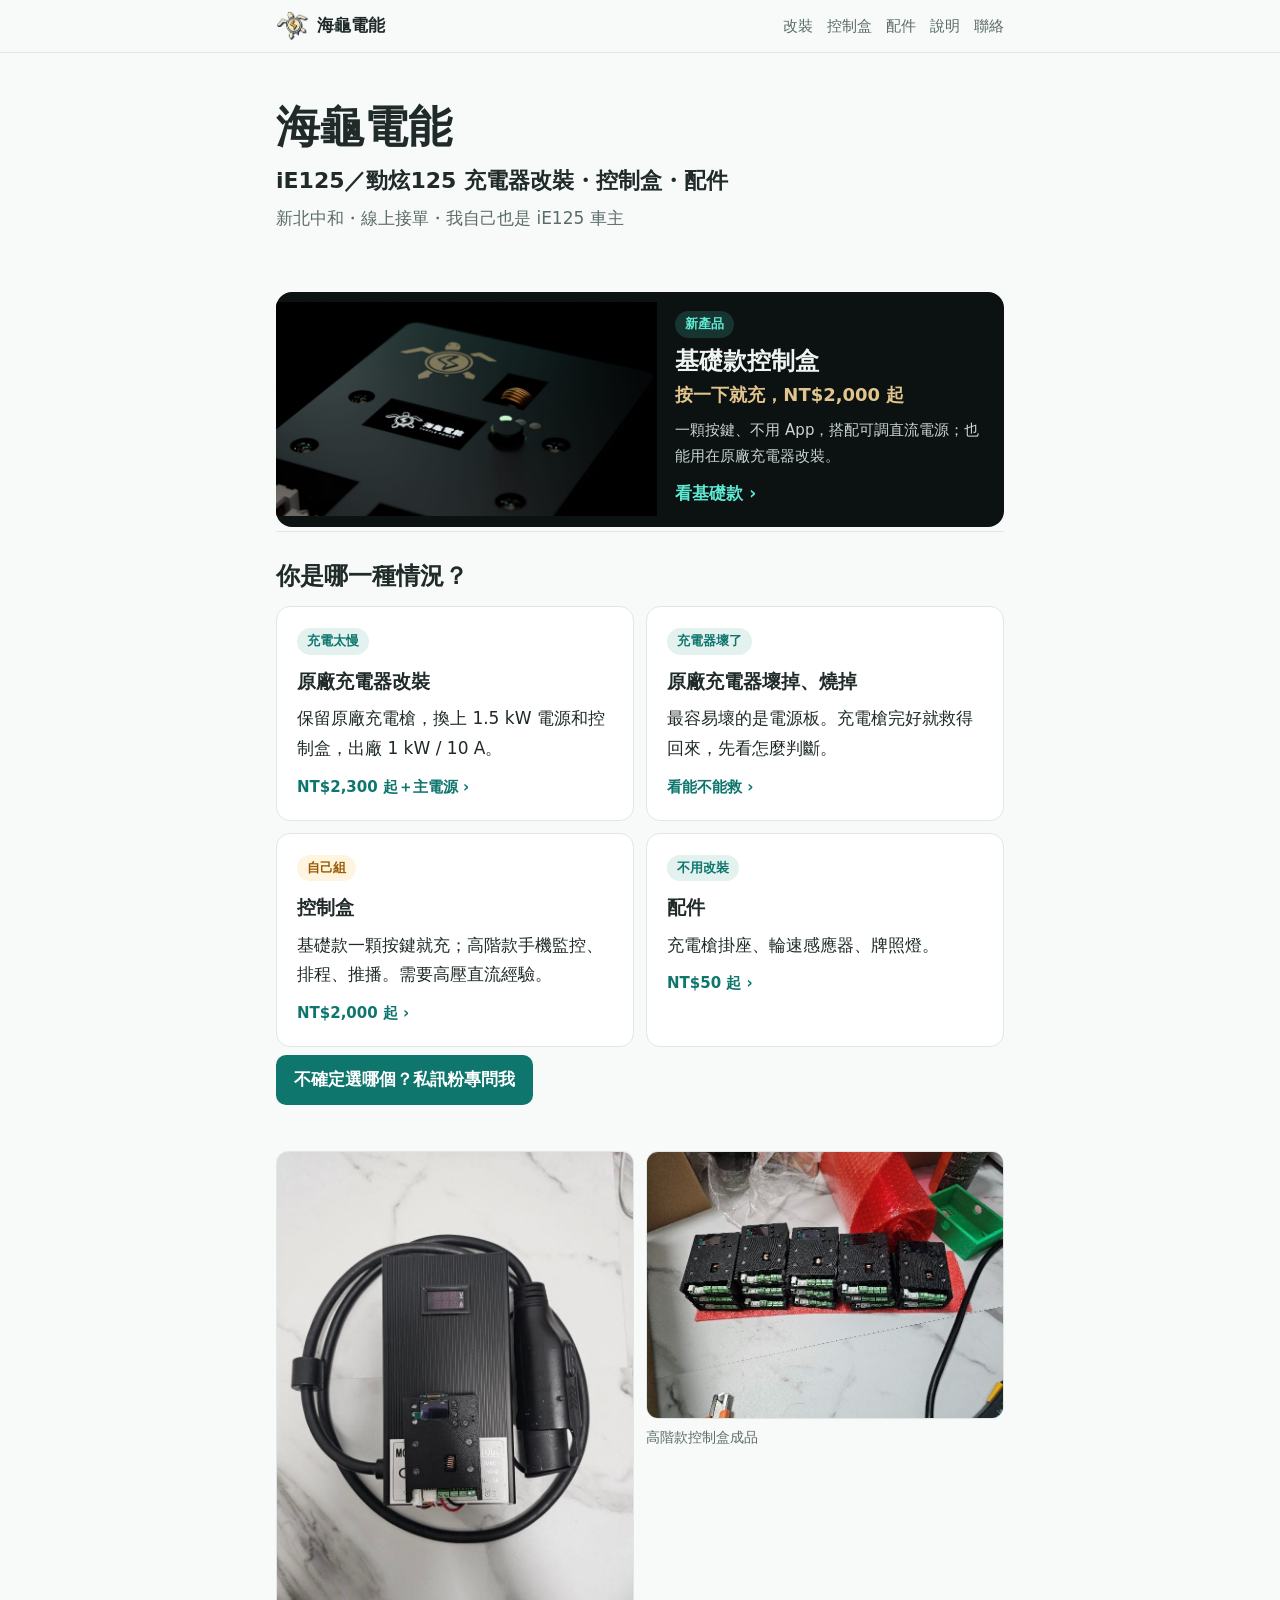
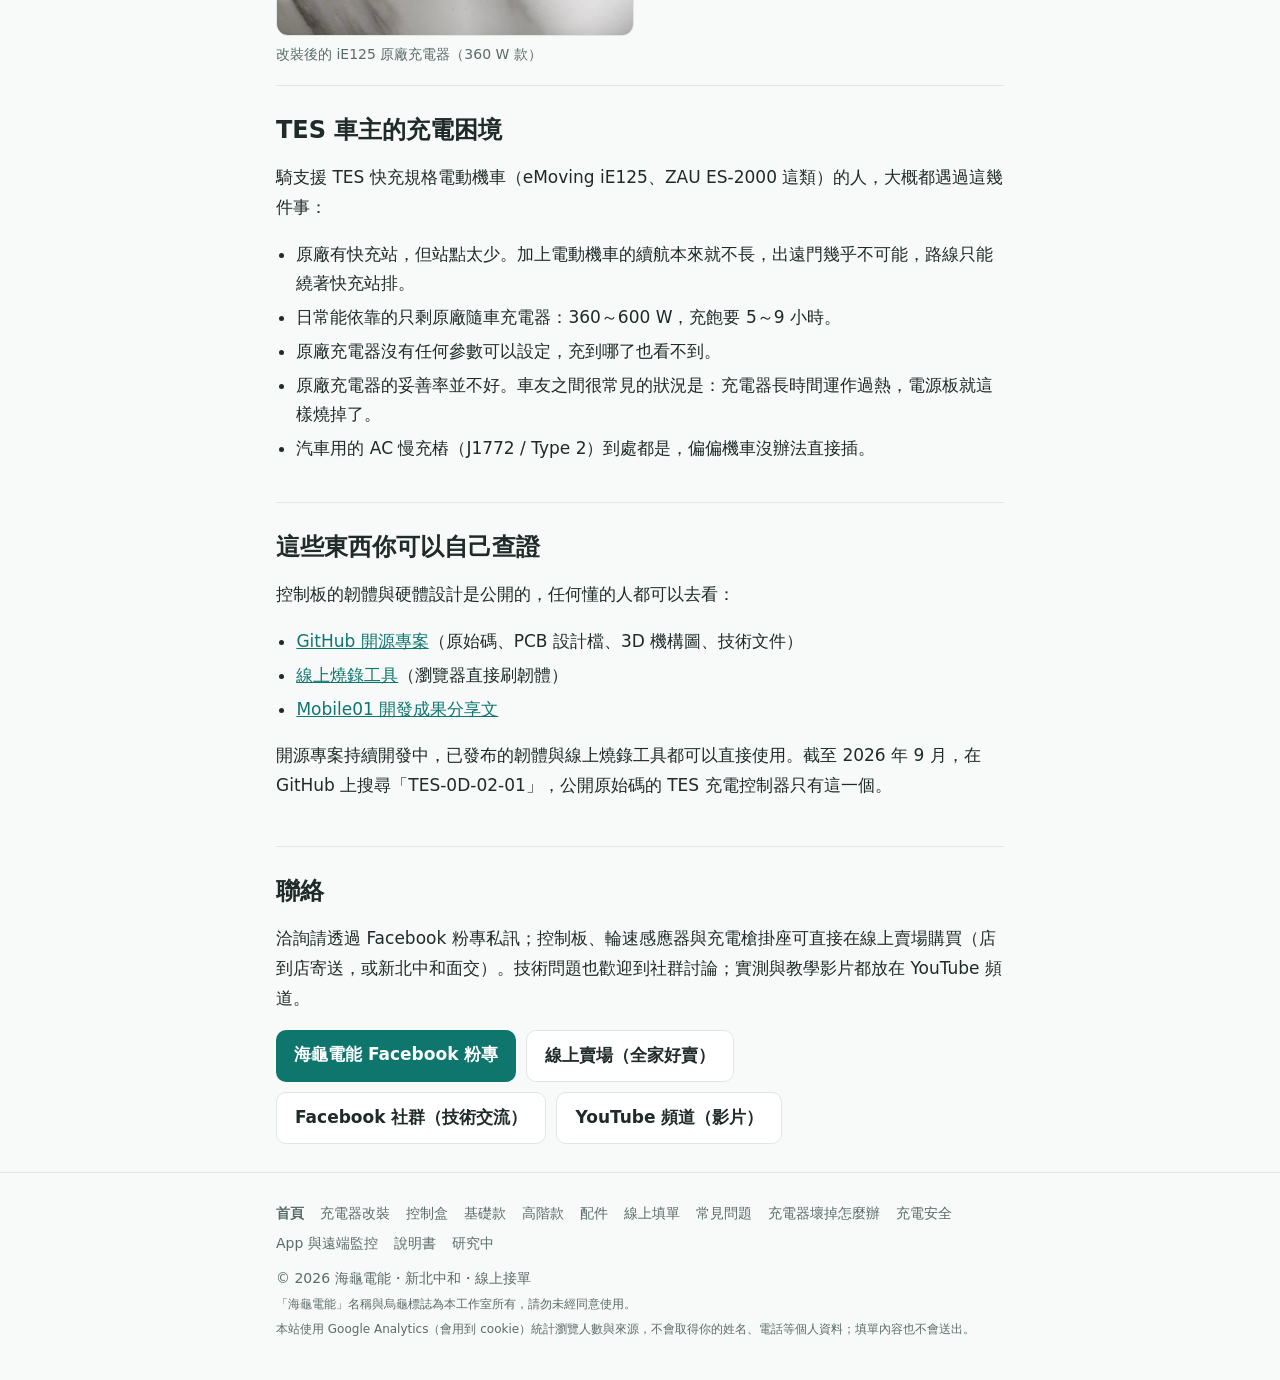
<file: index.html>
<!doctype html>
<html lang="zh-Hant-TW">
<head>
<!-- Google Analytics（2026-11-27） -->
<script async src="https://www.googletagmanager.com/gtag/js?id=G-JX60J5KY4P"></script>
<script>window.dataLayer=window.dataLayer||[];function gtag(){dataLayer.push(arguments);}gtag("js",new Date());gtag("config","G-JX60J5KY4P");</script>
<meta charset="utf-8">
<meta name="viewport" content="width=device-width, initial-scale=1">
<title>海龜電能｜iE125 原廠充電器改裝・TES 快充控制板</title>
<meta name="description" content="海龜電能（新北中和，線上接單）：iE125 原廠充電器改裝，只保留原廠充電槍、換上自製電源與控制板，功率提升到 1 kW / 10 A（電流可自行調高），手機可監控、可設定充到幾 % 停；以及符合 TES-0D-02-01 的 TES 快充控制板。">
<link rel="canonical" href="https://a950523a.github.io/">
<meta property="og:type" content="website">
<meta property="og:locale" content="zh_TW">
<meta property="og:site_name" content="海龜電能">
<meta property="og:title" content="海龜電能｜iE125 原廠充電器改裝・TES 快充控制板">
<meta property="og:description" content="海龜電能（新北中和，線上接單）：iE125 原廠充電器改裝，只保留原廠充電槍、換上自製電源與控制板，功率提升到 1 kW / 10 A（電流可自行調高），手機可監控、可設定充到幾 % 停；以及符合 TES-0D-02-01 的 TES 快充控制板。">
<meta property="og:url" content="https://a950523a.github.io/">
<meta property="og:image" content="https://a950523a.github.io/img/charger-360w-retrofit.jpg">
<meta name="theme-color" content="#0f766e">
<link rel="icon" type="image/png" sizes="48x48" href="img/favicon-48.png">
<link rel="apple-touch-icon" href="img/apple-touch-icon.png">
<link rel="stylesheet" href="style.css?v=20261126c">
<script type="application/ld+json">
{
  "@context": "https://schema.org",
  "@type": "Organization",
  "name": "海龜電能",
  "url": "https://a950523a.github.io/",
  "logo": "https://a950523a.github.io/img/logo-512.png",
  "description": "專做 TES 規格電動機車（eMoving iE125 等）充電設備的個人工作室：iE125 原廠充電器改裝與 TES 快充控制板。",
  "areaServed": { "@type": "Country", "name": "Taiwan" },
  "knowsAbout": ["TES-0D-02-01", "電動機車快充", "eMoving iE125", "CAN Bus 充電交握", "J1772", "Type 2"],
  "sameAs": [
    "https://www.facebook.com/profile.php?id=61582382523577",
    "https://www.youtube.com/channel/UC8w9K2kjNv56l8yBKjNzV-A",
    "https://github.com/a950523a/TES-Taiwan-Electric-Scooter-Charging-Controller",
    "https://famistore.famiport.com.tw/famistore/users/4843275/malls/68ce64eb603c32b46e510c52"
  ],
  "makesOffer": [
    {
      "@type": "Offer",
      "url": "https://a950523a.github.io/retrofit.html",
      "itemOffered": {
        "@type": "Service",
        "name": "iE125 原廠充電器改裝",
        "description": "保留原廠充電槍，主電源與控制板換成自製；改裝後出廠 1 kW / 10 A（電流可自行調高，超過原廠充電槍標示的 10 A 風險自負），可連 WiFi 以手機監控並設定充電上限。原廠 360 W 與 600 W 兩款皆可改。控制盒 NT$3,200＋鑽孔費 NT$300，或免施工的 XT90 版控制盒 NT$3,300；主電源（1.5 kW）依匯率實價另計；需自備原廠充電器。"
      }
    },
    {
      "@type": "Offer",
      "url": "https://famistore.famiport.com.tw/famistore/users/4843275/merchandises/68ce68129076f966c818b81c",
      "itemOffered": {
        "@type": "Service",
        "name": "TES 快充控制板販售",
        "description": "實作 TES-0D-02-01 快充通訊協定的充電控制板，透過 CAN Bus 與車輛 BMS 交握並控制整流模組。設計上限 120 V / 100 A。適合具高壓直流經驗、可自行組裝者。"
      }
    },
    {
      "@type": "Offer",
      "url": "https://famistore.famiport.com.tw/famistore/users/4843275/merchandises/68e9299c355df2437d5f520b",
      "itemOffered": {
        "@type": "Service",
        "name": "iE125／勁炫125 輪速感應器販售",
        "description": "副廠替換用輪速感應器，M12 規格，安裝時需要擴孔；不提供安裝服務。"
      }
    }
  ]
}
</script>
</head>
<body>

<header class="top">
  <div class="wrap">
    <a class="brand" href="index.html"><picture><source srcset="img/logo-icon-dark.png" media="(prefers-color-scheme: dark)"><img src="img/logo-icon.png" width="36" height="32" alt=""></picture>海龜電能</a>
    <nav>
      <a href="retrofit.html">改裝</a>
      <a href="controllers.html">控制盒</a>
      <a href="shop.html">配件</a>
      <a href="help.html">說明</a>
      <a class="opt2" href="index.html#contact">聯絡</a>
    </nav>
  </div>
</header>

<main class="wrap">

<script>
(function () {
  var map = {retrofit: "retrofit.html", price: "retrofit.html#price", order: "price.html#order", board: "board.html",
    parts: "shop.html#sensor", lab: "lab.html", "no-bypass": "lab.html#no-bypass", notes: "retrofit.html#notes", faq: "faq.html"};
  function go() { var h = location.hash.slice(1); if (map[h]) location.replace(map[h]); }
  go();
  window.addEventListener("hashchange", go);
})();
</script>

<div class="hero">
  <h1>海龜電能</h1>
  <p class="tag">iE125／勁炫125 充電器改裝・控制盒・配件</p>
  <p class="where">新北中和・線上接單・我自己也是 iE125 車主</p>
</div>

<a class="newbar" href="basic.html">
  <video autoplay muted loop playsinline preload="metadata" poster="img/basic-hero.jpg" width="1280" height="720" aria-label="基礎款控制盒 OLED 版開機：黑色外殼上的烏龜標誌與按鍵亮起，螢幕顯示海龜電能字樣"><source src="img/basic-teaser.mp4" type="video/mp4"></video>
  <span class="txt">
    <span class="pill">新產品</span>
    <b>基礎款控制盒</b>
    <span class="t2">按一下就充，NT$2,000 起</span>
    <span class="t3">一顆按鍵、不用 App，搭配可調直流電源；也能用在原廠充電器改裝。</span>
    <span class="go">看基礎款 ›</span>
  </span>
</a>

<section id="services">
  <h2>你是哪一種情況？</h2>
  <div class="cards two">
    <a class="card link" href="retrofit.html">
      <span class="pill">充電太慢</span>
      <h3>原廠充電器改裝</h3>
      <p>保留原廠充電槍，換上 1.5 kW 電源和控制盒，出廠 1 kW / 10 A。</p>
      <span class="more">NT$2,300 起＋主電源 ›</span>
    </a>
    <a class="card link" href="charger-broken.html">
      <span class="pill">充電器壞了</span>
      <h3>原廠充電器壞掉、燒掉</h3>
      <p>最容易壞的是電源板。充電槍完好就救得回來，先看怎麼判斷。</p>
      <span class="more">看能不能救 ›</span>
    </a>
    <a class="card link" href="controllers.html">
      <span class="pill lab">自己組</span>
      <h3>控制盒</h3>
      <p>基礎款一顆按鍵就充；高階款手機監控、排程、推播。需要高壓直流經驗。</p>
      <span class="more">NT$2,000 起 ›</span>
    </a>
    <a class="card link" href="shop.html">
      <span class="pill">不用改裝</span>
      <h3>配件</h3>
      <p>充電槍掛座、輪速感應器、牌照燈。</p>
      <span class="more">NT$50 起 ›</span>
    </a>
  </div>
  <div class="btns next"><a class="btn primary" href="https://www.facebook.com/profile.php?id=61582382523577" target="_blank" rel="noopener">不確定選哪個？私訊粉專問我</a></div>
</section>

<div class="grid2">
  <figure>
    <img src="img/charger-360w-retrofit.jpg" width="736" height="1000" loading="lazy" alt="改裝後的 iE125 原廠充電器（360 W 款），外殼上裝有控制盒與 OLED 螢幕">
    <figcaption>改裝後的 iE125 原廠充電器（360 W 款）</figcaption>
  </figure>
  <figure>
    <img src="img/controller-boards.jpg" width="746" height="559" loading="lazy" alt="五台裝進 3D 列印外殼的高階款控制盒成品">
    <figcaption>高階款控制盒成品</figcaption>
  </figure>
</div>

<section id="why">
  <h2>TES 車主的充電困境</h2>
  <p>騎支援 TES 快充規格電動機車（eMoving iE125、ZAU ES-2000 這類）的人，大概都遇過這幾件事：</p>
  <ul>
    <li>原廠有快充站，但站點太少。加上電動機車的續航本來就不長，出遠門幾乎不可能，路線只能繞著快充站排。</li>
    <li>日常能依靠的只剩原廠隨車充電器：360～600 W，充飽要 5～9 小時。</li>
    <li>原廠充電器沒有任何參數可以設定，充到哪了也看不到。</li>
    <li>原廠充電器的妥善率並不好。車友之間很常見的狀況是：充電器長時間運作過熱，電源板就這樣燒掉了。</li>
    <li>汽車用的 AC 慢充樁（J1772 / Type 2）到處都是，偏偏機車沒辦法直接插。</li>
  </ul>
</section>

<section id="proof">
  <h2>這些東西你可以自己查證</h2>
  <p>控制板的韌體與硬體設計是公開的，任何懂的人都可以去看：</p>
  <ul>
    <li><a href="https://github.com/a950523a/TES-Taiwan-Electric-Scooter-Charging-Controller" target="_blank" rel="noopener">GitHub 開源專案</a>（原始碼、PCB 設計檔、3D 機構圖、技術文件）</li>
    <li><a href="https://a950523a.github.io/TES-Taiwan-Electric-Scooter-Charging-Controller/" target="_blank" rel="noopener">線上燒錄工具</a>（瀏覽器直接刷韌體）</li>
    <li><a href="https://www.mobile01.com/topicdetail.php?f=753&amp;t=7302083" target="_blank" rel="noopener">Mobile01 開發成果分享文</a></li>
  </ul>
  <p>開源專案持續開發中，已發布的韌體與線上燒錄工具都可以直接使用。截至 2026 年 9 月，在 GitHub 上搜尋「TES-0D-02-01」，公開原始碼的 TES 充電控制器只有這一個。</p>
</section>

<section id="contact">
  <h2>聯絡</h2>
  <p>洽詢請透過 Facebook 粉專私訊；控制板、輪速感應器與充電槍掛座可直接在線上賣場購買（店到店寄送，或新北中和面交）。技術問題也歡迎到社群討論；實測與教學影片都放在 YouTube 頻道。</p>
  <div class="btns">
    <a class="btn primary" href="https://www.facebook.com/profile.php?id=61582382523577" target="_blank" rel="noopener">海龜電能 Facebook 粉專</a>
    <a class="btn ghost" href="https://famistore.famiport.com.tw/famistore/users/4843275/malls/68ce64eb603c32b46e510c52" target="_blank" rel="noopener">線上賣場（全家好賣）</a>
    <a class="btn ghost" href="https://www.facebook.com/share/g/1EPE6yvg73/" target="_blank" rel="noopener">Facebook 社群（技術交流）</a>
    <a class="btn ghost" href="https://www.youtube.com/channel/UC8w9K2kjNv56l8yBKjNzV-A" target="_blank" rel="noopener">YouTube 頻道（影片）</a>
  </div>
</section>

</main>

<footer>
  <div class="wrap">
    <nav class="foot">
      <a aria-current="page" href="index.html">首頁</a><a href="retrofit.html">充電器改裝</a><a href="controllers.html">控制盒</a><a href="basic.html">基礎款</a><a href="board.html">高階款</a><a href="shop.html">配件</a><a href="price.html">線上填單</a><a href="faq.html">常見問題</a><a href="charger-broken.html">充電器壞掉怎麼辦</a><a href="charge-safety.html">充電安全</a><a href="app.html">App 與遠端監控</a><a href="manual/">說明書</a><a href="lab.html">研究中</a>
    </nav>
    <div>© 2026 海龜電能・新北中和・線上接單</div>
    <div class="fine">「海龜電能」名稱與烏龜標誌為本工作室所有，請勿未經同意使用。</div>
    <div class="fine">本站使用 Google Analytics（會用到 cookie）統計瀏覽人數與來源，不會取得你的姓名、電話等個人資料；填單內容也不會送出。</div>
  </div>
</footer>

<script src="site.js?v=20261126"></script>
</body>
</html>
</file>
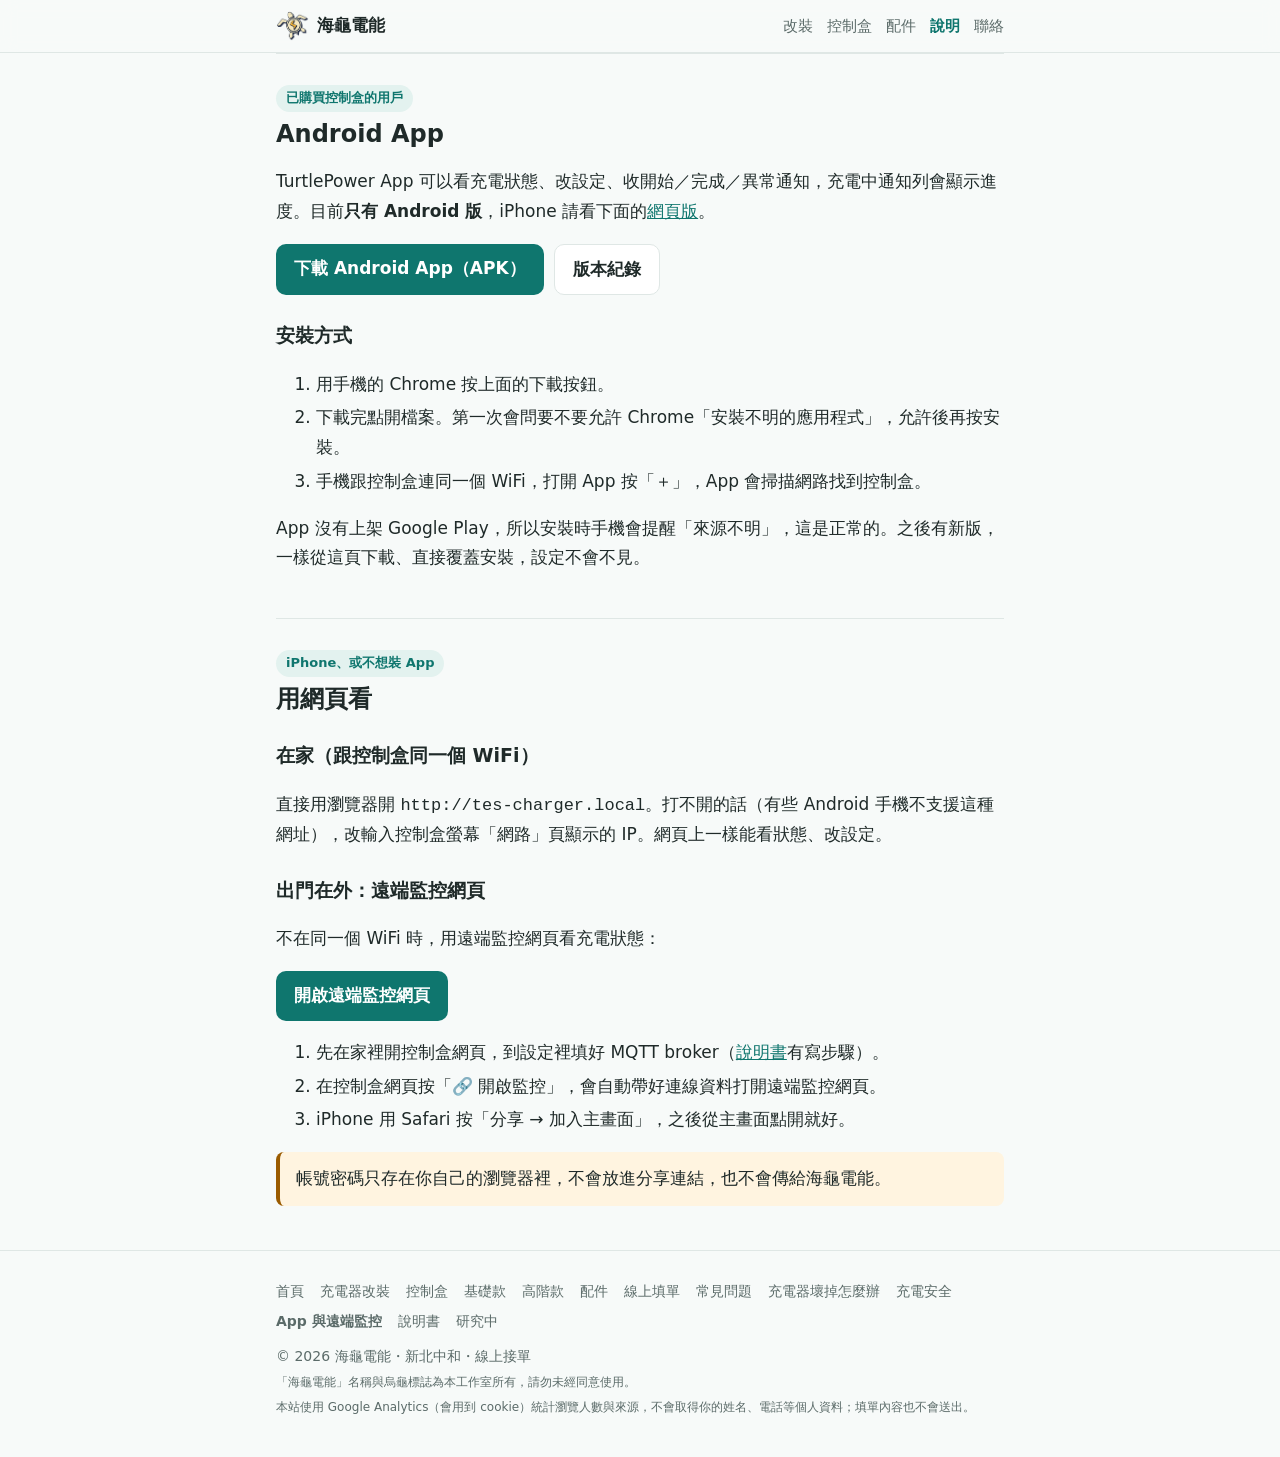
<file: app.html>
<!doctype html>
<html lang="zh-Hant-TW">
<head>
<!-- Google Analytics（2026-11-27） -->
<script async src="https://www.googletagmanager.com/gtag/js?id=G-JX60J5KY4P"></script>
<script>window.dataLayer=window.dataLayer||[];function gtag(){dataLayer.push(arguments);}gtag("js",new Date());gtag("config","G-JX60J5KY4P");</script>
<meta charset="utf-8">
<meta name="viewport" content="width=device-width, initial-scale=1">
<title>手機 App 與遠端監控｜海龜電能</title>
<meta name="description" content="海龜電能 TES 快充控制盒的 Android App 下載，以及給 iPhone 或不想裝 App 的人用的遠端監控網頁：在家連 WiFi 直接開控制盒網頁，出門在外用遠端監控網頁看充電狀態。">
<link rel="canonical" href="https://a950523a.github.io/app.html">
<meta property="og:type" content="website">
<meta property="og:locale" content="zh_TW">
<meta property="og:site_name" content="海龜電能">
<meta property="og:title" content="手機 App 與遠端監控｜海龜電能">
<meta property="og:description" content="海龜電能 TES 快充控制盒的 Android App 下載，以及給 iPhone 或不想裝 App 的人用的遠端監控網頁。">
<meta property="og:url" content="https://a950523a.github.io/app.html">
<meta name="theme-color" content="#0f766e">
<link rel="icon" type="image/png" sizes="48x48" href="img/favicon-48.png">
<link rel="apple-touch-icon" href="img/apple-touch-icon.png">
<link rel="stylesheet" href="style.css?v=20261126c">
</head>
<body>

<header class="top">
  <div class="wrap">
    <a class="brand" href="index.html"><picture><source srcset="img/logo-icon-dark.png" media="(prefers-color-scheme: dark)"><img src="img/logo-icon.png" width="36" height="32" alt=""></picture>海龜電能</a>
    <nav>
      <a href="retrofit.html">改裝</a>
      <a href="controllers.html">控制盒</a>
      <a href="shop.html">配件</a>
      <a aria-current="true" href="help.html">說明</a>
      <a class="opt2" href="index.html#contact">聯絡</a>
    </nav>
  </div>
</header>

<main class="wrap">

<section id="android">
  <span class="pill">已購買控制盒的用戶</span>
  <h2>Android App</h2>
  <p>TurtlePower App 可以看充電狀態、改設定、收開始／完成／異常通知，充電中通知列會顯示進度。目前<strong>只有 Android 版</strong>，iPhone 請看下面的<a href="#web">網頁版</a>。</p>
  <div class="btns"><a class="btn primary" href="https://github.com/a950523a/a950523a.github.io/releases/latest/download/TurtlePower.apk">下載 Android App（APK）</a><a class="btn ghost" href="https://github.com/a950523a/a950523a.github.io/releases" target="_blank" rel="noopener">版本紀錄</a></div>
  <h3>安裝方式</h3>
  <ol>
    <li>用手機的 Chrome 按上面的下載按鈕。</li>
    <li>下載完點開檔案。第一次會問要不要允許 Chrome「安裝不明的應用程式」，允許後再按安裝。</li>
    <li>手機跟控制盒連同一個 WiFi，打開 App 按「＋」，App 會掃描網路找到控制盒。</li>
  </ol>
  <p>App 沒有上架 Google Play，所以安裝時手機會提醒「來源不明」，這是正常的。之後有新版，一樣從這頁下載、直接覆蓋安裝，設定不會不見。</p>
</section>

<section id="web">
  <span class="pill">iPhone、或不想裝 App</span>
  <h2>用網頁看</h2>
  <h3>在家（跟控制盒同一個 WiFi）</h3>
  <p>直接用瀏覽器開 <code>http://tes-charger.local</code>。打不開的話（有些 Android 手機不支援這種網址），改輸入控制盒螢幕「網路」頁顯示的 IP。網頁上一樣能看狀態、改設定。</p>
  <h3>出門在外：遠端監控網頁</h3>
  <p>不在同一個 WiFi 時，用遠端監控網頁看充電狀態：</p>
  <div class="btns"><a class="btn primary" href="https://a950523a.github.io/TES-Taiwan-Electric-Scooter-Charging-Controller/monitor.html" target="_blank" rel="noopener">開啟遠端監控網頁</a></div>
  <ol>
    <li>先在家裡開控制盒網頁，到設定裡填好 MQTT broker（<a href="manual/">說明書</a>有寫步驟）。</li>
    <li>在控制盒網頁按「🔗 開啟監控」，會自動帶好連線資料打開遠端監控網頁。</li>
    <li>iPhone 用 Safari 按「分享 → 加入主畫面」，之後從主畫面點開就好。</li>
  </ol>
  <div class="note">帳號密碼只存在你自己的瀏覽器裡，不會放進分享連結，也不會傳給海龜電能。</div>
</section>

</main>

<footer>
  <div class="wrap">
    <nav class="foot">
      <a href="index.html">首頁</a><a href="retrofit.html">充電器改裝</a><a href="controllers.html">控制盒</a><a href="basic.html">基礎款</a><a href="board.html">高階款</a><a href="shop.html">配件</a><a href="price.html">線上填單</a><a href="faq.html">常見問題</a><a href="charger-broken.html">充電器壞掉怎麼辦</a><a href="charge-safety.html">充電安全</a><a aria-current="page" href="app.html">App 與遠端監控</a><a href="manual/">說明書</a><a href="lab.html">研究中</a>
    </nav>
    <div>© 2026 海龜電能・新北中和・線上接單</div>
    <div class="fine">「海龜電能」名稱與烏龜標誌為本工作室所有，請勿未經同意使用。</div>
    <div class="fine">本站使用 Google Analytics（會用到 cookie）統計瀏覽人數與來源，不會取得你的姓名、電話等個人資料；填單內容也不會送出。</div>
  </div>
</footer>

<script src="site.js?v=20261126"></script>
</body>
</html>
</file>
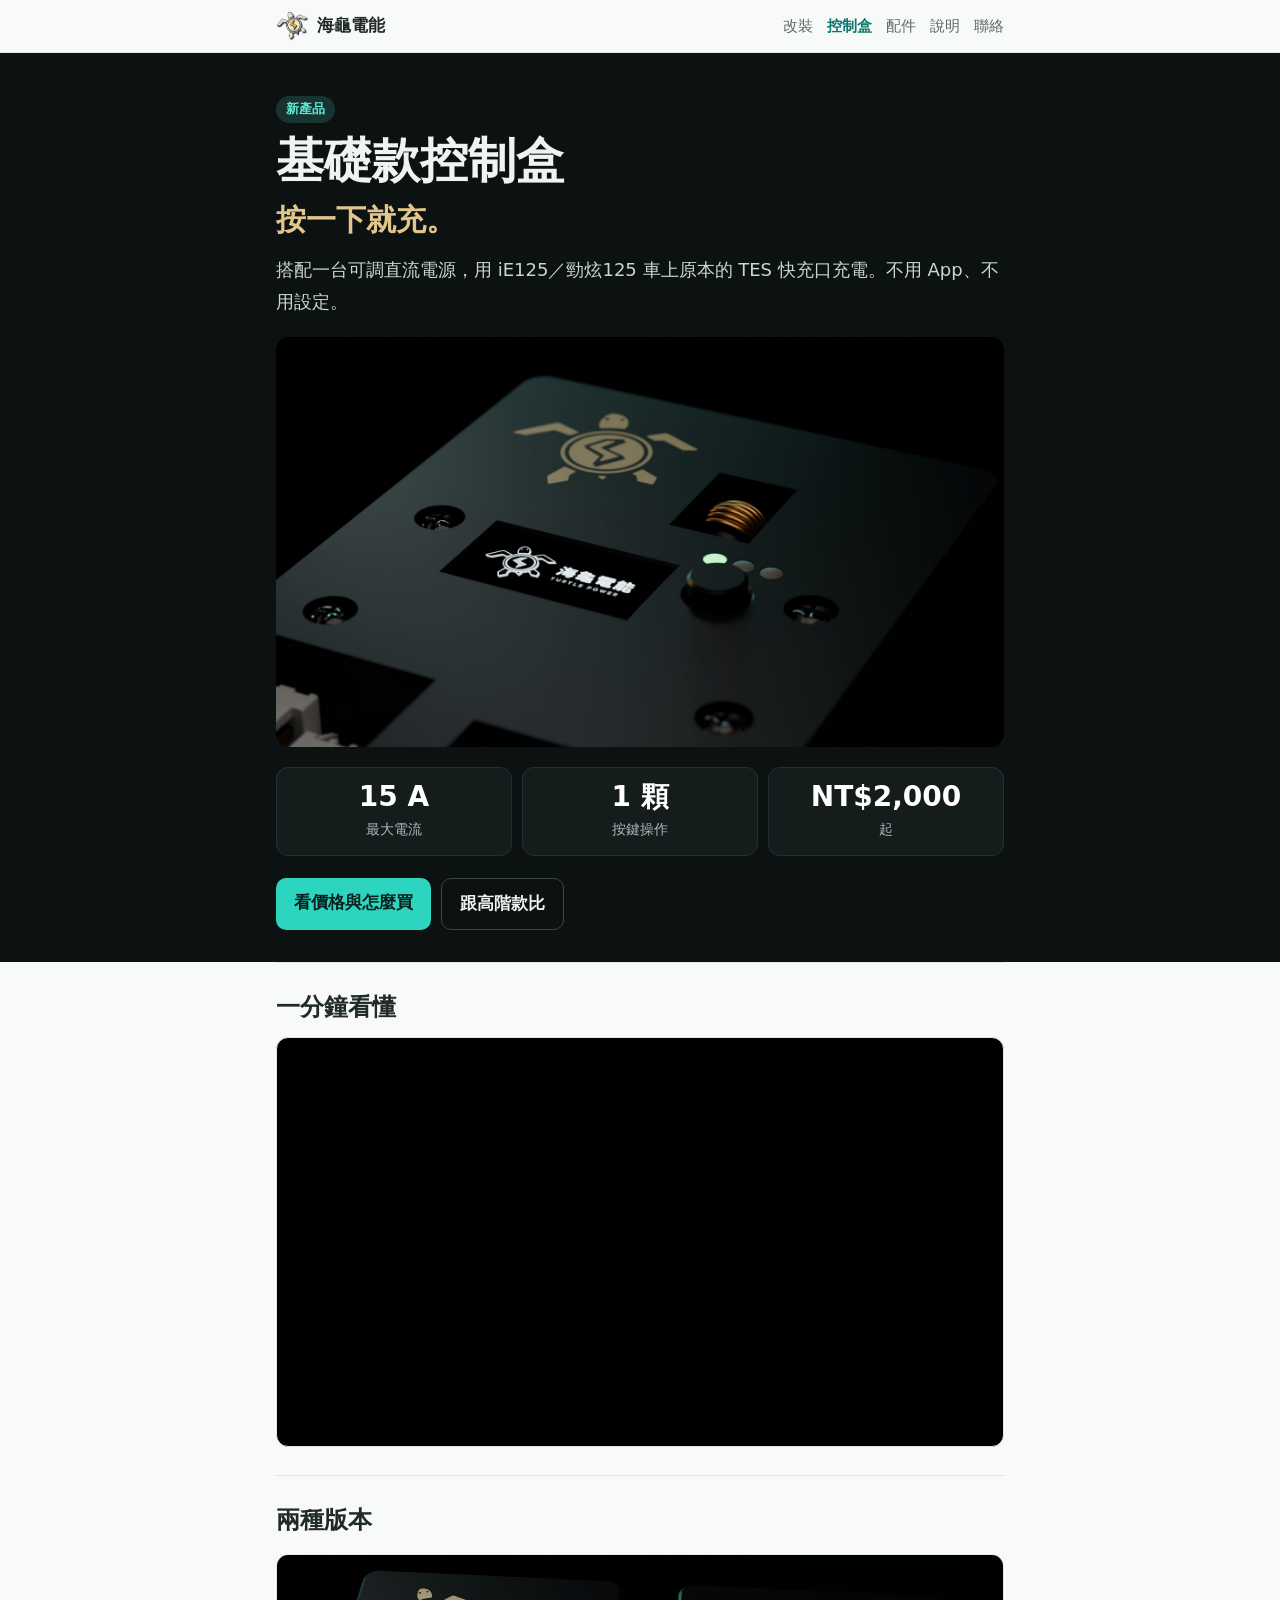
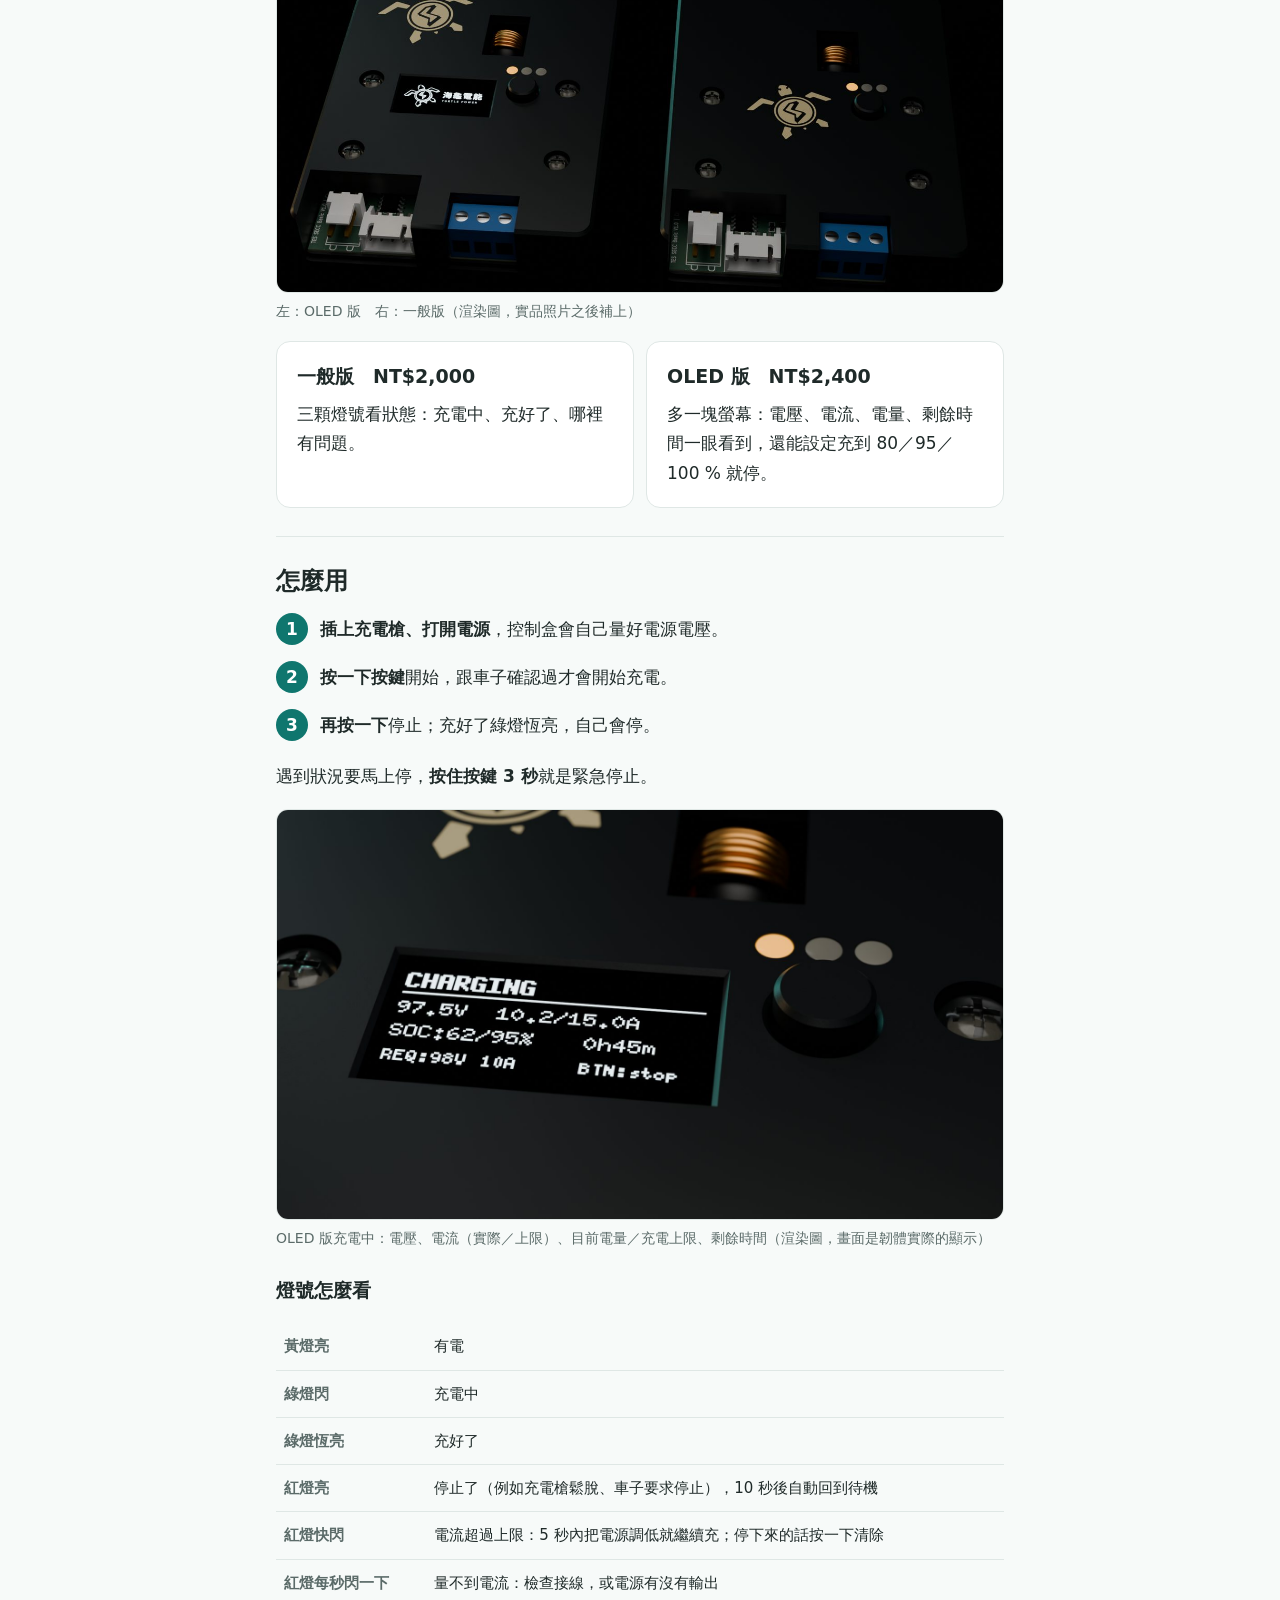
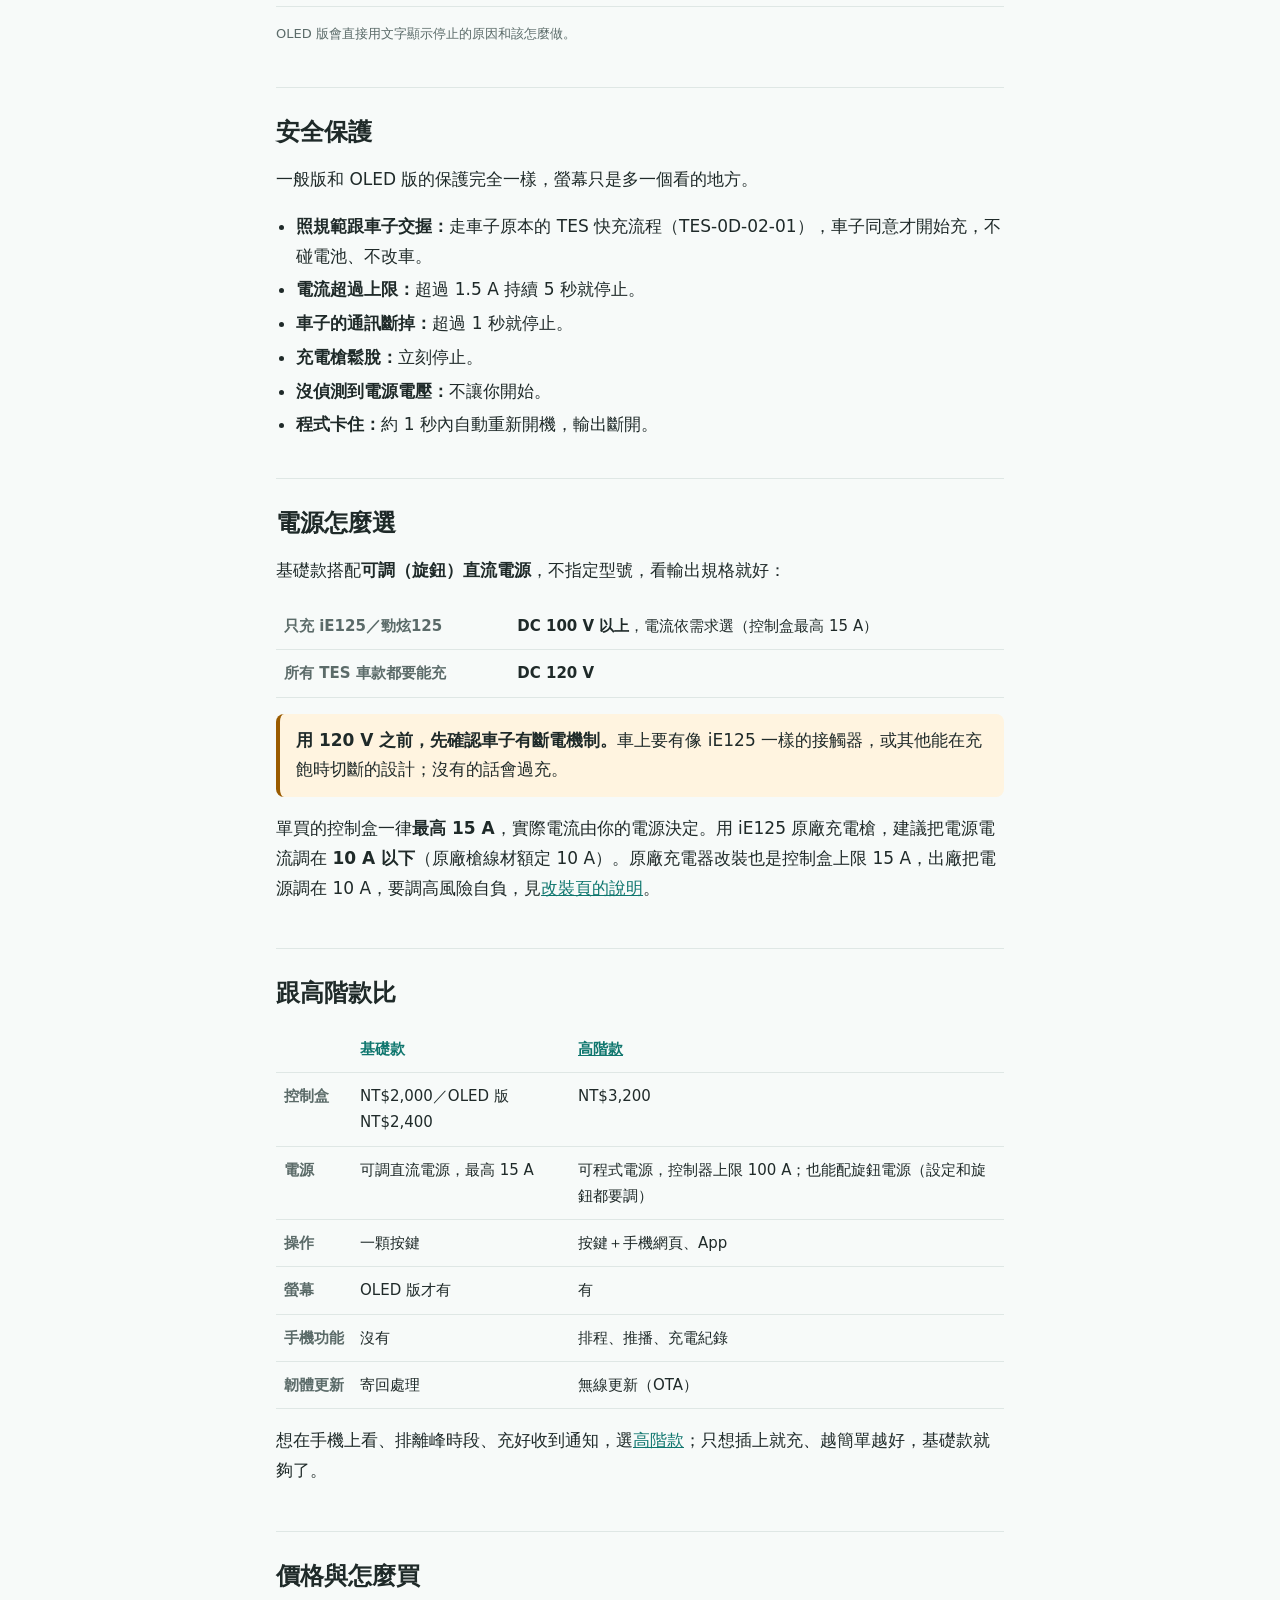
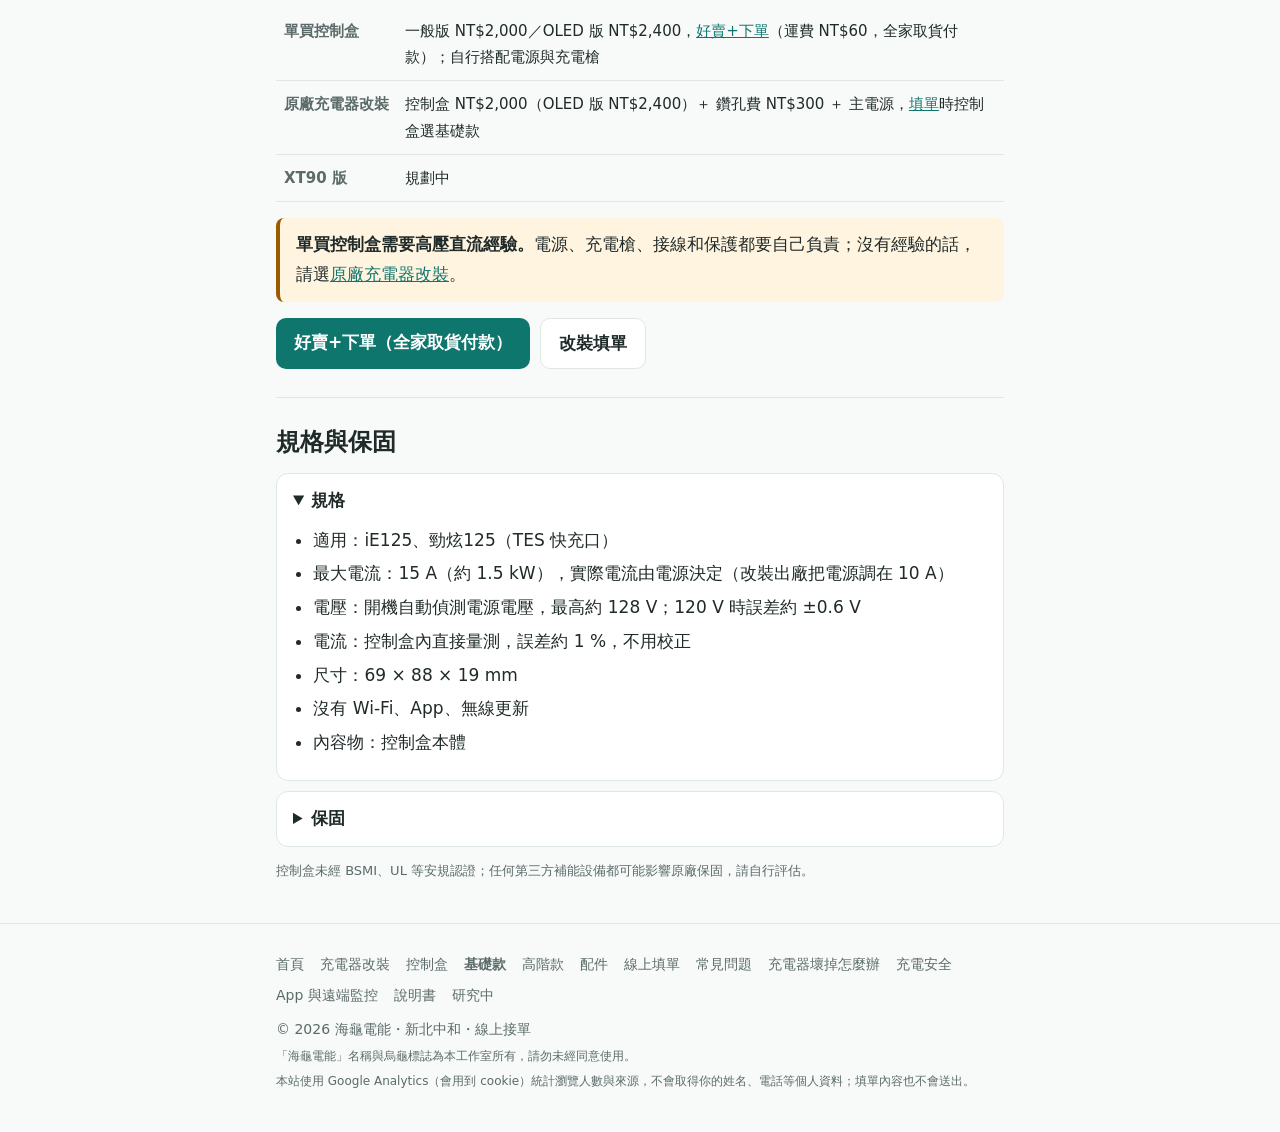
<file: basic.html>
<!doctype html>
<html lang="zh-Hant-TW">
<head>
<!-- Google Analytics（2026-11-27） -->
<script async src="https://www.googletagmanager.com/gtag/js?id=G-JX60J5KY4P"></script>
<script>window.dataLayer=window.dataLayer||[];function gtag(){dataLayer.push(arguments);}gtag("js",new Date());gtag("config","G-JX60J5KY4P");</script>
<meta charset="utf-8">
<meta name="viewport" content="width=device-width, initial-scale=1">
<title>基礎款控制盒｜按一下就充的 TES 充電控制盒｜海龜電能</title>
<meta name="description" content="海龜電能基礎款控制盒：搭配可調直流電源，用 iE125／勁炫125 車上原本的 TES 快充口充電。一顆按鍵、不用 App，最高 15 A，NT$2,000 起。">
<link rel="canonical" href="https://a950523a.github.io/basic.html">
<meta property="og:type" content="website">
<meta property="og:locale" content="zh_TW">
<meta property="og:site_name" content="海龜電能">
<meta property="og:title" content="基礎款控制盒｜海龜電能">
<meta property="og:description" content="一顆按鍵、不用 App，搭配可調直流電源，用車上原本的 TES 快充口充電。NT$2,000 起。">
<meta property="og:url" content="https://a950523a.github.io/basic.html">
<meta property="og:image" content="https://a950523a.github.io/img/basic-hero.jpg">
<meta name="theme-color" content="#0f766e">
<link rel="icon" type="image/png" sizes="48x48" href="img/favicon-48.png">
<link rel="apple-touch-icon" href="img/apple-touch-icon.png">
<link rel="stylesheet" href="style.css?v=20261126c">
<script type="application/ld+json">
{
  "@context": "https://schema.org",
  "@type": "Product",
  "name": "海龜電能 基礎款控制盒",
  "description": "搭配可調直流電源，用 iE125／勁炫125 車上原本的 TES 快充口充電的控制盒。一顆按鍵操作，最高 15 A。",
  "image": "https://a950523a.github.io/img/basic-hero.jpg",
  "brand": {"@type": "Brand", "name": "海龜電能"},
  "offers": [
    {"@type": "Offer", "name": "一般版", "price": "2000", "priceCurrency": "TWD", "availability": "https://schema.org/MadeToOrder", "url": "https://a950523a.github.io/basic.html#buy"},
    {"@type": "Offer", "name": "OLED 版", "price": "2400", "priceCurrency": "TWD", "availability": "https://schema.org/MadeToOrder", "url": "https://a950523a.github.io/basic.html#buy"}
  ]
}
</script>
<script type="application/ld+json">
{
  "@context": "https://schema.org",
  "@type": "VideoObject",
  "name": "插上、按一下就充，電流自己轉｜iE125 充電控制盒 基礎款｜海龜電能",
  "description": "海龜電能基礎款 TES 充電控制盒：插上、按一下就開始充，不用 App、不用設定，充好了會自己停；電流由電源旋鈕決定，充電中也能調。",
  "thumbnailUrl": "https://i.ytimg.com/vi/6TMPYJbwg1w/hqdefault.jpg",
  "uploadDate": "2026-11-26",
  "duration": "PT57S",
  "contentUrl": "https://www.youtube.com/watch?v=6TMPYJbwg1w",
  "embedUrl": "https://www.youtube-nocookie.com/embed/6TMPYJbwg1w"
}
</script>
</head>
<body>

<header class="top">
  <div class="wrap">
    <a class="brand" href="index.html"><picture><source srcset="img/logo-icon-dark.png" media="(prefers-color-scheme: dark)"><img src="img/logo-icon.png" width="36" height="32" alt=""></picture>海龜電能</a>
    <nav>
      <a href="retrofit.html">改裝</a>
      <a aria-current="true" href="controllers.html">控制盒</a>
      <a href="shop.html">配件</a>
      <a href="help.html">說明</a>
      <a class="opt2" href="index.html#contact">聯絡</a>
    </nav>
  </div>
</header>

<div class="showcase">
  <div class="wrap">
    <span class="pill">新產品</span>
    <h1>基礎款控制盒</h1>
    <p class="tag">按一下就充。</p>
    <p class="lead">搭配一台可調直流電源，用 iE125／勁炫125 車上原本的 TES 快充口充電。不用 App、不用設定。</p>
    <video class="media" autoplay muted loop playsinline preload="metadata" poster="img/basic-hero.jpg" width="1280" height="720" aria-label="基礎款控制盒 OLED 版開機：黑色外殼上的烏龜標誌與按鍵亮起，螢幕顯示海龜電能字樣">
      <source src="img/basic-teaser.mp4" type="video/mp4">
    </video>
    <ul class="stats">
      <li><b>15 A</b><span>最大電流</span></li>
      <li><b>1 顆</b><span>按鍵操作</span></li>
      <li><b>NT$2,000</b><span>起</span></li>
    </ul>
    <div class="btns"><a class="btn primary" href="#buy">看價格與怎麼買</a><a class="btn ghost" href="#compare">跟高階款比</a></div>
  </div>
</div>

<main class="wrap">

<section id="film">
  <h2>一分鐘看懂</h2>
  <div class="video"><iframe src="https://www.youtube-nocookie.com/embed/6TMPYJbwg1w" title="插上、按一下就充，電流自己轉｜海龜電能基礎款" loading="lazy" allow="accelerometer; encrypted-media; gyroscope; picture-in-picture" allowfullscreen></iframe></div>
</section>

<section id="models">
  <h2>兩種版本</h2>
  <figure>
    <img src="img/basic-compare.jpg" width="1400" height="649" loading="lazy" alt="兩台黑色控制盒並排：左邊是 OLED 版，面板有螢幕、三顆指示燈和一顆按鍵；右邊是一般版，螢幕位置換成金色烏龜標誌">
    <figcaption>左：OLED 版　右：一般版（渲染圖，實品照片之後補上）</figcaption>
  </figure>
  <div class="cards two">
    <div class="card"><h3>一般版　NT$2,000</h3><p>三顆燈號看狀態：充電中、充好了、哪裡有問題。</p></div>
    <div class="card"><h3>OLED 版　NT$2,400</h3><p>多一塊螢幕：電壓、電流、電量、剩餘時間一眼看到，還能設定充到 80／95／100 % 就停。</p></div>
  </div>
</section>

<section id="use">
  <h2>怎麼用</h2>
  <ul class="steps">
    <li><b>插上充電槍、打開電源</b>，控制盒會自己量好電源電壓。</li>
    <li><b>按一下按鍵</b>開始，跟車子確認過才會開始充電。</li>
    <li><b>再按一下</b>停止；充好了綠燈恆亮，自己會停。</li>
  </ul>
  <p>遇到狀況要馬上停，<strong>按住按鍵 3 秒</strong>就是緊急停止。</p>
  <figure>
    <img src="img/basic-oled.jpg" width="1600" height="900" loading="lazy" alt="OLED 版螢幕近拍：顯示 CHARGING、97.5V、10.2/15.0A、SOC 62/95%、剩餘 0h45m">
    <figcaption>OLED 版充電中：電壓、電流（實際／上限）、目前電量／充電上限、剩餘時間（渲染圖，畫面是韌體實際的顯示）</figcaption>
  </figure>
  <h3>燈號怎麼看</h3>
  <table class="price">
    <tbody>
      <tr><th>黃燈亮</th><td>有電</td></tr>
      <tr><th>綠燈閃</th><td>充電中</td></tr>
      <tr><th>綠燈恆亮</th><td>充好了</td></tr>
      <tr><th>紅燈亮</th><td>停止了（例如充電槍鬆脫、車子要求停止），10 秒後自動回到待機</td></tr>
      <tr><th>紅燈快閃</th><td>電流超過上限：5 秒內把電源調低就繼續充；停下來的話按一下清除</td></tr>
      <tr><th>紅燈每秒閃一下</th><td>量不到電流：檢查接線，或電源有沒有輸出</td></tr>
    </tbody>
  </table>
  <p class="fine">OLED 版會直接用文字顯示停止的原因和該怎麼做。</p>
</section>

<section id="safety">
  <h2>安全保護</h2>
  <p>一般版和 OLED 版的保護完全一樣，螢幕只是多一個看的地方。</p>
  <ul>
    <li><strong>照規範跟車子交握：</strong>走車子原本的 TES 快充流程（TES-0D-02-01），車子同意才開始充，不碰電池、不改車。</li>
    <li><strong>電流超過上限：</strong>超過 1.5 A 持續 5 秒就停止。</li>
    <li><strong>車子的通訊斷掉：</strong>超過 1 秒就停止。</li>
    <li><strong>充電槍鬆脫：</strong>立刻停止。</li>
    <li><strong>沒偵測到電源電壓：</strong>不讓你開始。</li>
    <li><strong>程式卡住：</strong>約 1 秒內自動重新開機，輸出斷開。</li>
  </ul>
</section>

<section id="psu">
  <h2>電源怎麼選</h2>
  <p>基礎款搭配<strong>可調（旋鈕）直流電源</strong>，不指定型號，看輸出規格就好：</p>
  <table class="price">
    <tbody>
      <tr><th>只充 iE125／勁炫125</th><td><strong>DC 100 V 以上</strong>，電流依需求選（控制盒最高 15 A）</td></tr>
      <tr><th>所有 TES 車款都要能充</th><td><strong>DC 120 V</strong></td></tr>
    </tbody>
  </table>
  <div class="note"><strong>用 120 V 之前，先確認車子有斷電機制。</strong>車上要有像 iE125 一樣的接觸器，或其他能在充飽時切斷的設計；沒有的話會過充。</div>
  <p>單買的控制盒一律<strong>最高 15 A</strong>，實際電流由你的電源決定。用 iE125 原廠充電槍，建議把電源電流調在 <strong>10 A 以下</strong>（原廠槍線材額定 10 A）。原廠充電器改裝也是控制盒上限 15 A，出廠把電源調在 10 A，要調高風險自負，見<a href="retrofit.html#more-current">改裝頁的說明</a>。</p>
</section>

<section id="compare">
  <h2>跟高階款比</h2>
  <table class="price">
    <thead><tr><th></th><th>基礎款</th><th><a href="board.html">高階款</a></th></tr></thead>
    <tbody>
      <tr><th>控制盒</th><td>NT$2,000／OLED 版 NT$2,400</td><td>NT$3,200</td></tr>
      <tr><th>電源</th><td>可調直流電源，最高 15 A</td><td>可程式電源，控制器上限 100 A；也能配旋鈕電源（設定和旋鈕都要調）</td></tr>
      <tr><th>操作</th><td>一顆按鍵</td><td>按鍵＋手機網頁、App</td></tr>
      <tr><th>螢幕</th><td>OLED 版才有</td><td>有</td></tr>
      <tr><th>手機功能</th><td>沒有</td><td>排程、推播、充電紀錄</td></tr>
      <tr><th>韌體更新</th><td>寄回處理</td><td>無線更新（OTA）</td></tr>
    </tbody>
  </table>
  <p>想在手機上看、排離峰時段、充好收到通知，選<a href="board.html">高階款</a>；只想插上就充、越簡單越好，基礎款就夠了。</p>
</section>

<section id="buy">
  <h2>價格與怎麼買</h2>
  <table class="price">
    <tbody>
      <tr><th>單買控制盒</th><td>一般版 NT$2,000／OLED 版 NT$2,400，<a href="https://famistore.famiport.com.tw/famistore/users/4843275/merchandises/6b07cbd46c2e2c3fb54e1241" target="_blank" rel="noopener">好賣+下單</a>（運費 NT$60，全家取貨付款）；自行搭配電源與充電槍</td></tr>
      <tr><th>原廠充電器改裝</th><td>控制盒 NT$2,000（OLED 版 NT$2,400）＋ 鑽孔費 NT$300 ＋ 主電源，<a href="price.html#order">填單</a>時控制盒選基礎款</td></tr>
      <tr><th>XT90 版</th><td>規劃中</td></tr>
    </tbody>
  </table>
  <div class="note"><strong>單買控制盒需要高壓直流經驗。</strong>電源、充電槍、接線和保護都要自己負責；沒有經驗的話，請選<a href="retrofit.html">原廠充電器改裝</a>。</div>
  <div class="btns"><a class="btn primary" href="https://famistore.famiport.com.tw/famistore/users/4843275/merchandises/6b07cbd46c2e2c3fb54e1241" target="_blank" rel="noopener">好賣+下單（全家取貨付款）</a><a class="btn ghost" href="price.html#order">改裝填單</a></div>
</section>

<section id="spec">
  <h2>規格與保固</h2>
  <details open>
    <summary>規格</summary>
    <ul>
      <li>適用：iE125、勁炫125（TES 快充口）</li>
      <li>最大電流：15 A（約 1.5 kW），實際電流由電源決定（改裝出廠把電源調在 10 A）</li>
      <li>電壓：開機自動偵測電源電壓，最高約 128 V；120 V 時誤差約 ±0.6 V</li>
      <li>電流：控制盒內直接量測，誤差約 1 %，不用校正</li>
      <li>尺寸：69 × 88 × 19 mm</li>
      <li>沒有 Wi-Fi、App、無線更新</li>
      <li>內容物：控制盒本體</li>
    </ul>
  </details>
  <details>
    <summary>保固</summary>
    <ul>
      <li><strong>控制盒：</strong>交付後 3 個月內，非人為損壞免費維修或更換；進水、受潮、摔落、自行拆改不在保固範圍。過了保固期，有問題一樣可以找我。</li>
      <li><strong>主電源（改裝）：</strong>交付後 7 天內新品不良換新；自備的電源不在保固範圍。</li>
      <li>基礎款沒有無線更新，韌體有問題也是寄回處理。</li>
      <li>控制盒和電源都沒有防水，請不要放在戶外或會淋到雨的地方。</li>
    </ul>
  </details>
  <p class="fine">控制盒未經 BSMI、UL 等安規認證；任何第三方補能設備都可能影響原廠保固，請自行評估。</p>
</section>

</main>

<footer>
  <div class="wrap">
    <nav class="foot">
      <a href="index.html">首頁</a><a href="retrofit.html">充電器改裝</a><a href="controllers.html">控制盒</a><a aria-current="page" href="basic.html">基礎款</a><a href="board.html">高階款</a><a href="shop.html">配件</a><a href="price.html">線上填單</a><a href="faq.html">常見問題</a><a href="charger-broken.html">充電器壞掉怎麼辦</a><a href="charge-safety.html">充電安全</a><a href="app.html">App 與遠端監控</a><a href="manual/">說明書</a><a href="lab.html">研究中</a>
    </nav>
    <div>© 2026 海龜電能・新北中和・線上接單</div>
    <div class="fine">「海龜電能」名稱與烏龜標誌為本工作室所有，請勿未經同意使用。</div>
    <div class="fine">本站使用 Google Analytics（會用到 cookie）統計瀏覽人數與來源，不會取得你的姓名、電話等個人資料；填單內容也不會送出。</div>
  </div>
</footer>

<script src="site.js?v=20261126"></script>
</body>
</html>
</file>
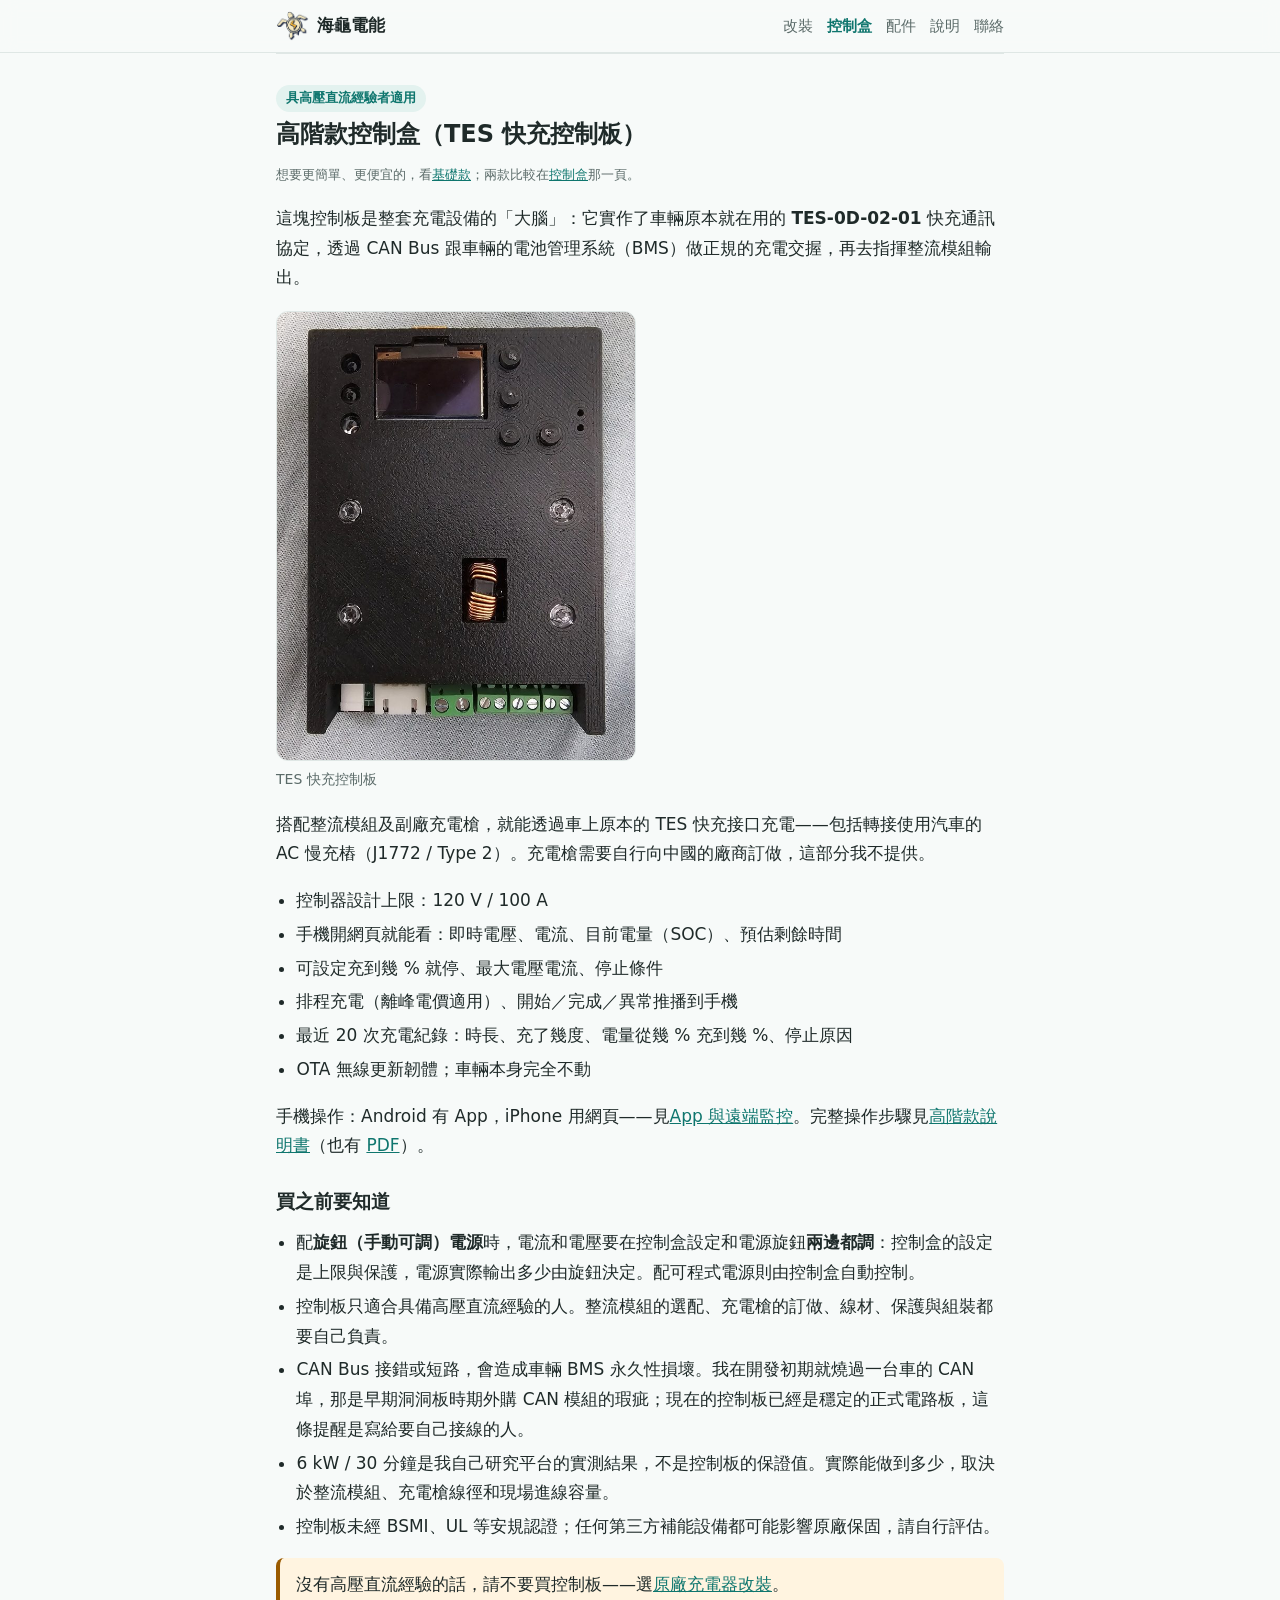
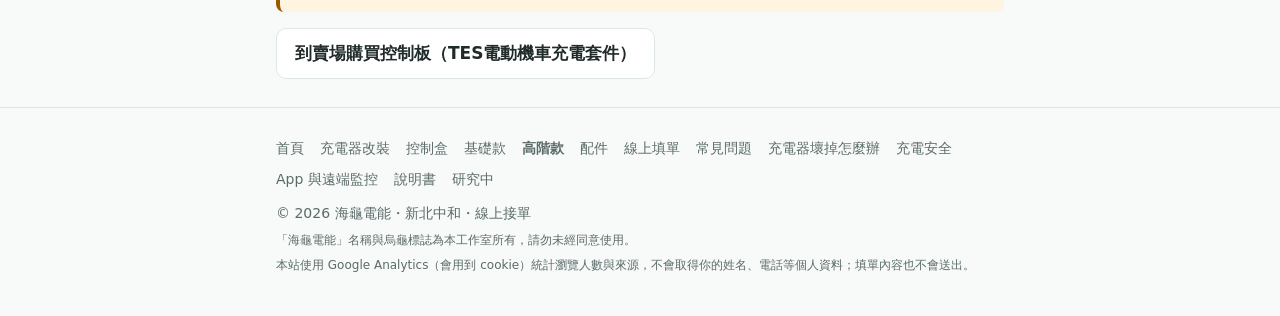
<file: board.html>
<!doctype html>
<html lang="zh-Hant-TW">
<head>
<!-- Google Analytics（2026-11-27） -->
<script async src="https://www.googletagmanager.com/gtag/js?id=G-JX60J5KY4P"></script>
<script>window.dataLayer=window.dataLayer||[];function gtag(){dataLayer.push(arguments);}gtag("js",new Date());gtag("config","G-JX60J5KY4P");</script>
<meta charset="utf-8">
<meta name="viewport" content="width=device-width, initial-scale=1">
<title>TES 快充控制板｜海龜電能</title>
<meta name="description" content="TES 快充控制板：實作 TES-0D-02-01 快充協定，透過 CAN Bus 與車輛 BMS 交握，設計上限 120 V / 100 A，適合具高壓直流經驗者自行組裝。">
<link rel="canonical" href="https://a950523a.github.io/board.html">
<meta property="og:type" content="website">
<meta property="og:locale" content="zh_TW">
<meta property="og:site_name" content="海龜電能">
<meta property="og:title" content="TES 快充控制板｜海龜電能">
<meta property="og:description" content="TES 快充控制板：實作 TES-0D-02-01 快充協定，透過 CAN Bus 與車輛 BMS 交握，設計上限 120 V / 100 A，適合具高壓直流經驗者自行組裝。">
<meta property="og:url" content="https://a950523a.github.io/board.html">
<meta property="og:image" content="https://a950523a.github.io/img/controller-board.jpg">
<meta name="theme-color" content="#0f766e">
<link rel="icon" type="image/png" sizes="48x48" href="img/favicon-48.png">
<link rel="apple-touch-icon" href="img/apple-touch-icon.png">
<link rel="stylesheet" href="style.css?v=20261126c">
</head>
<body>

<header class="top">
  <div class="wrap">
    <a class="brand" href="index.html"><picture><source srcset="img/logo-icon-dark.png" media="(prefers-color-scheme: dark)"><img src="img/logo-icon.png" width="36" height="32" alt=""></picture>海龜電能</a>
    <nav>
      <a href="retrofit.html">改裝</a>
      <a aria-current="true" href="controllers.html">控制盒</a>
      <a href="shop.html">配件</a>
      <a href="help.html">說明</a>
      <a class="opt2" href="index.html#contact">聯絡</a>
    </nav>
  </div>
</header>

<main class="wrap">

<script>if (location.hash === "#parts") location.replace("shop.html#sensor");</script>

<section id="board">
  <span class="pill">具高壓直流經驗者適用</span>
  <h2>高階款控制盒（TES 快充控制板）</h2>
  <p class="fine">想要更簡單、更便宜的，看<a href="basic.html">基礎款</a>；兩款比較在<a href="controllers.html#compare">控制盒</a>那一頁。</p>
  <p>這塊控制板是整套充電設備的「大腦」：它實作了車輛原本就在用的 <strong>TES-0D-02-01</strong> 快充通訊協定，透過 CAN Bus 跟車輛的電池管理系統（BMS）做正規的充電交握，再去指揮整流模組輸出。</p>
  <figure class="narrow">
    <img src="img/controller-board.jpg" width="684" height="856" alt="TES 快充控制板，3D 列印外殼上有 OLED 螢幕與按鍵">
    <figcaption>TES 快充控制板</figcaption>
  </figure>
  <p>搭配整流模組及副廠充電槍，就能透過車上原本的 TES 快充接口充電——包括轉接使用汽車的 AC 慢充樁（J1772 / Type 2）。充電槍需要自行向中國的廠商訂做，這部分我不提供。</p>
  <ul>
    <li>控制器設計上限：120 V / 100 A</li>
    <li>手機開網頁就能看：即時電壓、電流、目前電量（SOC）、預估剩餘時間</li>
    <li>可設定充到幾 % 就停、最大電壓電流、停止條件</li>
    <li>排程充電（離峰電價適用）、開始／完成／異常推播到手機</li>
    <li>最近 20 次充電紀錄：時長、充了幾度、電量從幾 % 充到幾 %、停止原因</li>
    <li>OTA 無線更新韌體；車輛本身完全不動</li>
  </ul>
  <p>手機操作：Android 有 App，iPhone 用網頁——見<a href="app.html">App 與遠端監控</a>。完整操作步驟見<a href="manual/">高階款說明書</a>（也有 <a href="manual/TES_HW_Manual.pdf">PDF</a>）。</p>
  <h3>買之前要知道</h3>
  <ul>
    <li>配<strong>旋鈕（手動可調）電源</strong>時，電流和電壓要在控制盒設定和電源旋鈕<strong>兩邊都調</strong>：控制盒的設定是上限與保護，電源實際輸出多少由旋鈕決定。配可程式電源則由控制盒自動控制。</li>
    <li>控制板只適合具備高壓直流經驗的人。整流模組的選配、充電槍的訂做、線材、保護與組裝都要自己負責。</li>
    <li>CAN Bus 接錯或短路，會造成車輛 BMS 永久性損壞。我在開發初期就燒過一台車的 CAN 埠，那是早期洞洞板時期外購 CAN 模組的瑕疵；現在的控制板已經是穩定的正式電路板，這條提醒是寫給要自己接線的人。</li>
    <li>6 kW / 30 分鐘是我自己研究平台的實測結果，不是控制板的保證值。實際能做到多少，取決於整流模組、充電槍線徑和現場進線容量。</li>
    <li>控制板未經 BSMI、UL 等安規認證；任何第三方補能設備都可能影響原廠保固，請自行評估。</li>
  </ul>
  <div class="note">沒有高壓直流經驗的話，請不要買控制板——選<a href="retrofit.html">原廠充電器改裝</a>。</div>
  <div class="btns"><a class="btn ghost" href="https://famistore.famiport.com.tw/famistore/users/4843275/merchandises/68ce68129076f966c818b81c" target="_blank" rel="noopener">到賣場購買控制板（TES電動機車充電套件）</a></div>
</section>

</main>

<footer>
  <div class="wrap">
    <nav class="foot">
      <a href="index.html">首頁</a><a href="retrofit.html">充電器改裝</a><a href="controllers.html">控制盒</a><a href="basic.html">基礎款</a><a aria-current="page" href="board.html">高階款</a><a href="shop.html">配件</a><a href="price.html">線上填單</a><a href="faq.html">常見問題</a><a href="charger-broken.html">充電器壞掉怎麼辦</a><a href="charge-safety.html">充電安全</a><a href="app.html">App 與遠端監控</a><a href="manual/">說明書</a><a href="lab.html">研究中</a>
    </nav>
    <div>© 2026 海龜電能・新北中和・線上接單</div>
    <div class="fine">「海龜電能」名稱與烏龜標誌為本工作室所有，請勿未經同意使用。</div>
    <div class="fine">本站使用 Google Analytics（會用到 cookie）統計瀏覽人數與來源，不會取得你的姓名、電話等個人資料；填單內容也不會送出。</div>
  </div>
</footer>

<script src="site.js?v=20261126"></script>
</body>
</html>
</file>
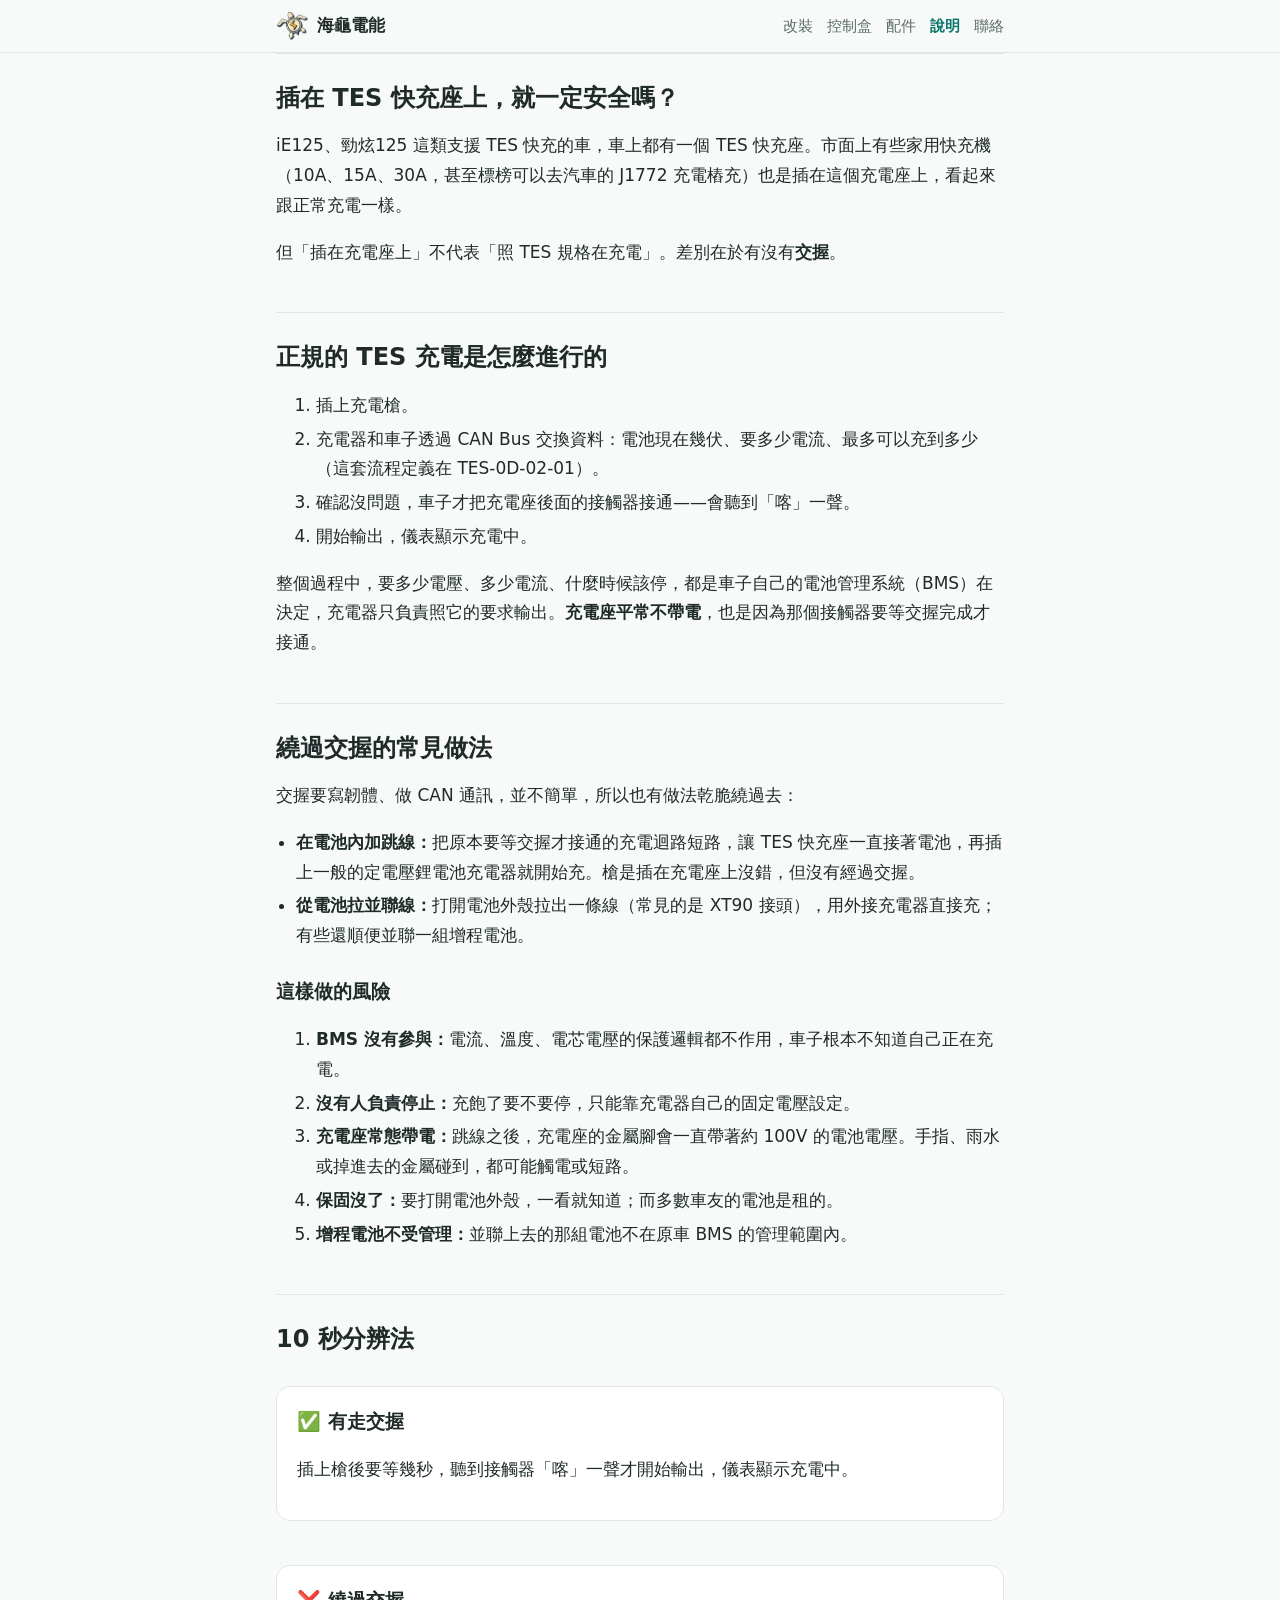
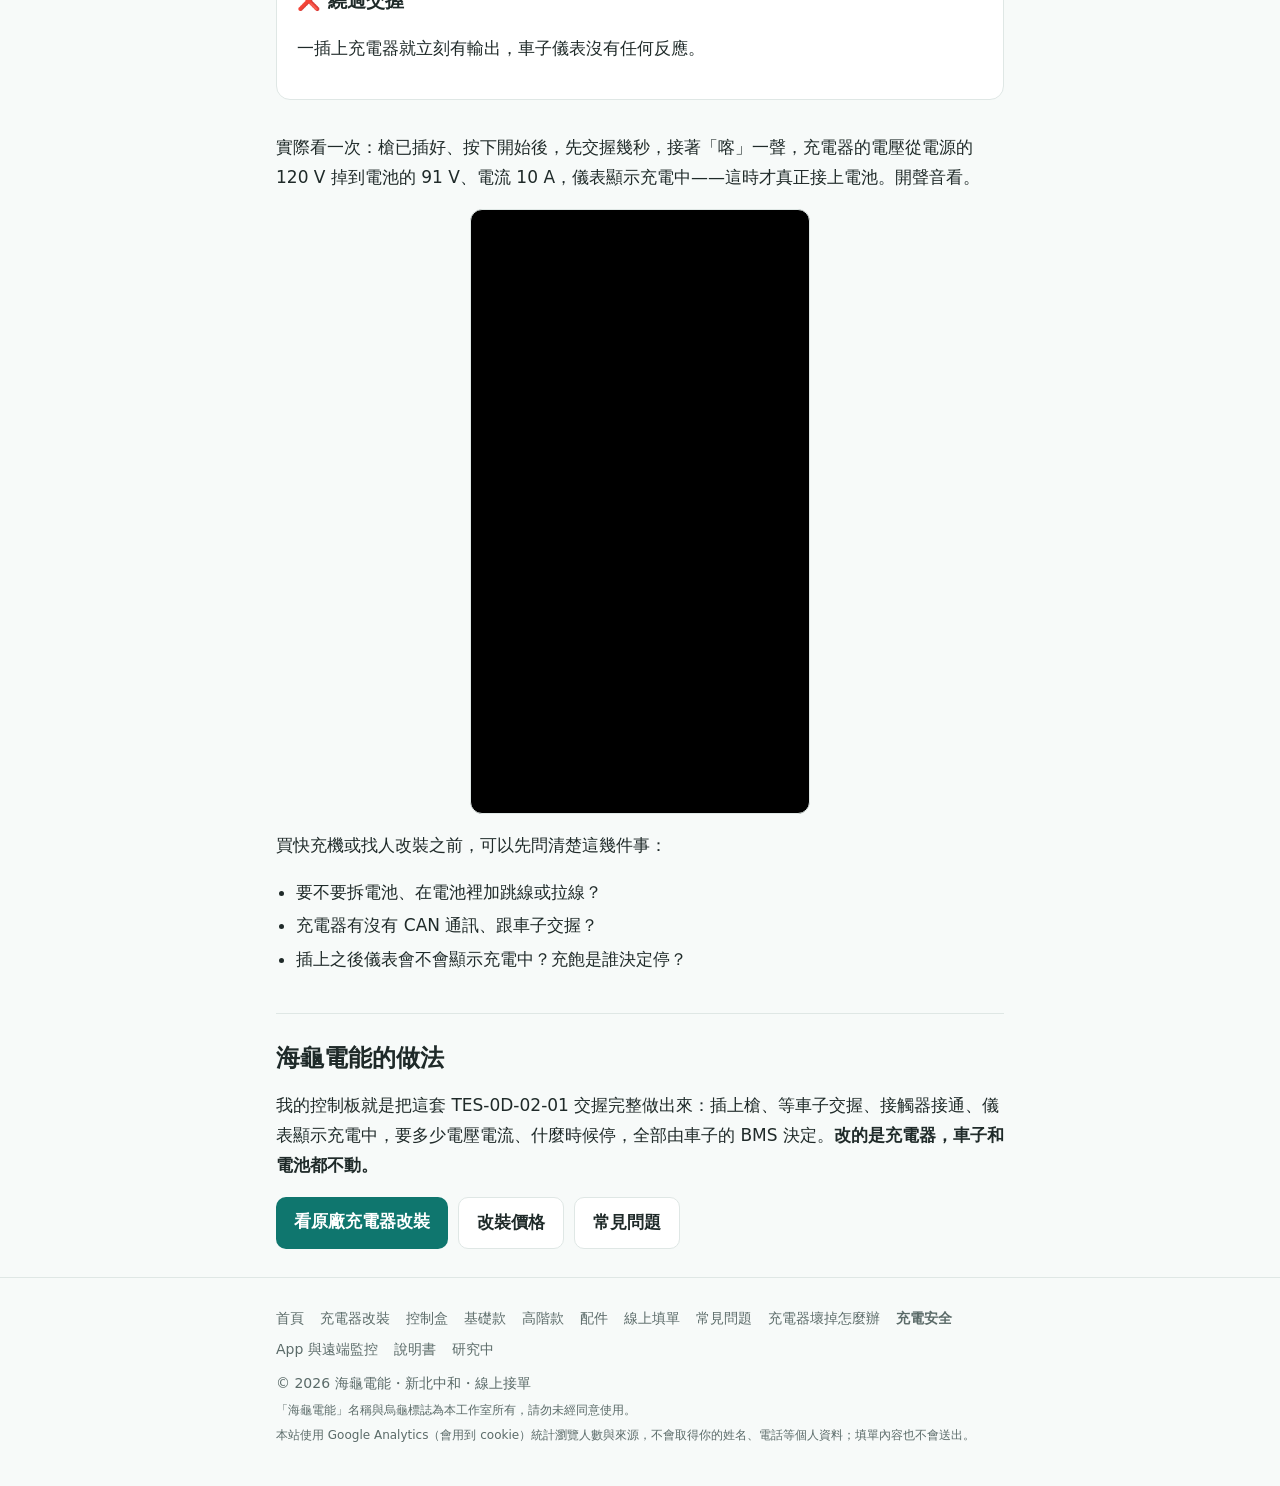
<file: charge-safety.html>
<!doctype html>
<html lang="zh-Hant-TW">
<head>
<!-- Google Analytics（2026-11-27） -->
<script async src="https://www.googletagmanager.com/gtag/js?id=G-JX60J5KY4P"></script>
<script>window.dataLayer=window.dataLayer||[];function gtag(){dataLayer.push(arguments);}gtag("js",new Date());gtag("config","G-JX60J5KY4P");</script>
<meta charset="utf-8">
<meta name="viewport" content="width=device-width, initial-scale=1">
<title>iE125／勁炫125 TES 快充座充電安全：家用快充機怎麼分辨有沒有走交握｜海龜電能</title>
<meta name="description" content="iE125、勁炫125 插在車上 TES 快充座的家用快充機（10A、15A、30A、可接 J1772 汽車充電樁）不一定有走 TES 交握。教你 10 秒分辨：插上要等幾秒、接觸器喀一聲、儀表顯示充電中；說明在電池內跳線、拉並聯線這類繞過 BMS 的做法有什麼風險。">
<link rel="canonical" href="https://a950523a.github.io/charge-safety.html">
<meta property="og:type" content="website">
<meta property="og:locale" content="zh_TW">
<meta property="og:site_name" content="海龜電能">
<meta property="og:title" content="iE125／勁炫125 TES 快充座充電安全：家用快充機怎麼分辨有沒有走交握｜海龜電能">
<meta property="og:description" content="iE125、勁炫125 插在車上 TES 快充座的家用快充機（10A、15A、30A、可接 J1772 汽車充電樁）不一定有走 TES 交握。教你 10 秒分辨：插上要等幾秒、接觸器喀一聲、儀表顯示充電中；說明在電池內跳線、拉並聯線這類繞過 BMS 的做法有什麼風險。">
<meta property="og:url" content="https://a950523a.github.io/charge-safety.html">
<meta property="og:image" content="https://a950523a.github.io/img/charger-360w-retrofit.jpg">
<meta name="theme-color" content="#0f766e">
<link rel="icon" type="image/png" sizes="48x48" href="img/favicon-48.png">
<link rel="apple-touch-icon" href="img/apple-touch-icon.png">
<link rel="stylesheet" href="style.css?v=20261126c">
<script type="application/ld+json">
{
  "@context": "https://schema.org",
  "@type": "FAQPage",
  "mainEntity": [
    {"@type":"Question","name":"插在 iE125 的 TES 快充座上充電，就一定是正常充電嗎？","acceptedAnswer":{"@type":"Answer","text":"不一定。正規的 TES 充電要先透過 CAN Bus 和車輛的電池管理系統（BMS）完成 TES-0D-02-01 規定的交握，車子才會接通充電座後面的接觸器。有些家用快充機是在電池內加跳線，讓充電座一直接著電池，插上一般充電器就直接充，沒有經過交握。"}},
    {"@type":"Question","name":"怎麼分辨快充機有沒有走 TES 交握？","acceptedAnswer":{"@type":"Answer","text":"插上充電槍後要等幾秒、聽到車子接觸器「喀」一聲才開始輸出、儀表顯示充電中，就是有走交握。一插上充電器就立刻有輸出、車子儀表沒有任何反應，就是繞過交握直接接電池。"}},
    {"@type":"Question","name":"繞過 TES 交握充電有什麼風險？","acceptedAnswer":{"@type":"Answer","text":"BMS 沒有參與，電流、溫度、電芯電壓的保護都不作用；充飽要不要停只能靠充電器自己的設定；若是用跳線讓充電座一直接著電池，充電座的金屬腳會常態帶著約 100V，碰到手指、雨水或金屬異物有觸電與短路的風險；要拆電池，保固也沒了。"}}
  ]
}
</script>
<script type="application/ld+json">
{
  "@context": "https://schema.org",
  "@type": "VideoObject",
  "name": "TES 充電實拍：交握完成「喀」一聲才開始充電",
  "description": "eMOVING iE125 以 TES 直流充電：按下開始後先交握，接觸器「喀」一聲吸合，電壓從電源的 120 V 降到電池的 91 V、電流 10 A，儀表顯示充電中。",
  "thumbnailUrl": "https://i.ytimg.com/vi/k3MYI-wskLg/hqdefault.jpg",
  "uploadDate": "2026-10-15",
  "duration": "PT14S",
  "contentUrl": "https://www.youtube.com/shorts/k3MYI-wskLg",
  "embedUrl": "https://www.youtube-nocookie.com/embed/k3MYI-wskLg"
}
</script>
</head>
<body>

<header class="top">
  <div class="wrap">
    <a class="brand" href="index.html"><picture><source srcset="img/logo-icon-dark.png" media="(prefers-color-scheme: dark)"><img src="img/logo-icon.png" width="36" height="32" alt=""></picture>海龜電能</a>
    <nav>
      <a href="retrofit.html">改裝</a>
      <a href="controllers.html">控制盒</a>
      <a href="shop.html">配件</a>
      <a aria-current="true" href="help.html">說明</a>
      <a class="opt2" href="index.html#contact">聯絡</a>
    </nav>
  </div>
</header>

<main class="wrap">

<section id="safety">
  <h2>插在 TES 快充座上，就一定安全嗎？</h2>
  <p>iE125、勁炫125 這類支援 TES 快充的車，車上都有一個 TES 快充座。市面上有些家用快充機（10A、15A、30A，甚至標榜可以去汽車的 J1772 充電樁充）也是插在這個充電座上，看起來跟正常充電一樣。</p>
  <p>但「插在充電座上」不代表「照 TES 規格在充電」。差別在於有沒有<strong>交握</strong>。</p>
</section>

<section id="handshake">
  <h2>正規的 TES 充電是怎麼進行的</h2>
  <ol>
    <li>插上充電槍。</li>
    <li>充電器和車子透過 CAN Bus 交換資料：電池現在幾伏、要多少電流、最多可以充到多少（這套流程定義在 TES-0D-02-01）。</li>
    <li>確認沒問題，車子才把充電座後面的接觸器接通——會聽到「喀」一聲。</li>
    <li>開始輸出，儀表顯示充電中。</li>
  </ol>
  <p>整個過程中，要多少電壓、多少電流、什麼時候該停，都是車子自己的電池管理系統（BMS）在決定，充電器只負責照它的要求輸出。<strong>充電座平常不帶電</strong>，也是因為那個接觸器要等交握完成才接通。</p>
</section>

<section id="bypass">
  <h2>繞過交握的常見做法</h2>
  <p>交握要寫韌體、做 CAN 通訊，並不簡單，所以也有做法乾脆繞過去：</p>
  <ul>
    <li><strong>在電池內加跳線：</strong>把原本要等交握才接通的充電迴路短路，讓 TES 快充座一直接著電池，再插上一般的定電壓鋰電池充電器就開始充。槍是插在充電座上沒錯，但沒有經過交握。</li>
    <li><strong>從電池拉並聯線：</strong>打開電池外殼拉出一條線（常見的是 XT90 接頭），用外接充電器直接充；有些還順便並聯一組增程電池。</li>
  </ul>
  <h3>這樣做的風險</h3>
  <ol>
    <li><strong>BMS 沒有參與：</strong>電流、溫度、電芯電壓的保護邏輯都不作用，車子根本不知道自己正在充電。</li>
    <li><strong>沒有人負責停止：</strong>充飽了要不要停，只能靠充電器自己的固定電壓設定。</li>
    <li><strong>充電座常態帶電：</strong>跳線之後，充電座的金屬腳會一直帶著約 100V 的電池電壓。手指、雨水或掉進去的金屬碰到，都可能觸電或短路。</li>
    <li><strong>保固沒了：</strong>要打開電池外殼，一看就知道；而多數車友的電池是租的。</li>
    <li><strong>增程電池不受管理：</strong>並聯上去的那組電池不在原車 BMS 的管理範圍內。</li>
  </ol>
</section>

<section id="check">
  <h2>10 秒分辨法</h2>
  <div class="cards">
    <div class="card">
      <h3 style="margin-top:0">✅ 有走交握</h3>
      <p>插上槍後要等幾秒，聽到接觸器「喀」一聲才開始輸出，儀表顯示充電中。</p>
    </div>
    <div class="card">
      <h3 style="margin-top:0">❌ 繞過交握</h3>
      <p>一插上充電器就立刻有輸出，車子儀表沒有任何反應。</p>
    </div>
  </div>
  <p>實際看一次：槍已插好、按下開始後，先交握幾秒，接著「喀」一聲，充電器的電壓從電源的 120 V 掉到電池的 91 V、電流 10 A，儀表顯示充電中——這時才真正接上電池。開聲音看。</p>
  <div class="video portrait"><iframe src="https://www.youtube-nocookie.com/embed/k3MYI-wskLg" title="TES 充電實拍：交握完成「喀」一聲才開始充電" loading="lazy" allow="accelerometer; encrypted-media; gyroscope; picture-in-picture" allowfullscreen></iframe></div>
  <p>買快充機或找人改裝之前，可以先問清楚這幾件事：</p>
  <ul>
    <li>要不要拆電池、在電池裡加跳線或拉線？</li>
    <li>充電器有沒有 CAN 通訊、跟車子交握？</li>
    <li>插上之後儀表會不會顯示充電中？充飽是誰決定停？</li>
  </ul>
</section>

<section id="ours">
  <h2>海龜電能的做法</h2>
  <p>我的控制板就是把這套 TES-0D-02-01 交握完整做出來：插上槍、等車子交握、接觸器接通、儀表顯示充電中，要多少電壓電流、什麼時候停，全部由車子的 BMS 決定。<strong>改的是充電器，車子和電池都不動。</strong></p>
  <div class="btns">
    <a class="btn primary" href="retrofit.html">看原廠充電器改裝</a>
    <a class="btn ghost" href="retrofit.html#price">改裝價格</a>
    <a class="btn ghost" href="faq.html">常見問題</a>
  </div>
</section>

</main>

<footer>
  <div class="wrap">
    <nav class="foot">
      <a href="index.html">首頁</a><a href="retrofit.html">充電器改裝</a><a href="controllers.html">控制盒</a><a href="basic.html">基礎款</a><a href="board.html">高階款</a><a href="shop.html">配件</a><a href="price.html">線上填單</a><a href="faq.html">常見問題</a><a href="charger-broken.html">充電器壞掉怎麼辦</a><a aria-current="page" href="charge-safety.html">充電安全</a><a href="app.html">App 與遠端監控</a><a href="manual/">說明書</a><a href="lab.html">研究中</a>
    </nav>
    <div>© 2026 海龜電能・新北中和・線上接單</div>
    <div class="fine">「海龜電能」名稱與烏龜標誌為本工作室所有，請勿未經同意使用。</div>
    <div class="fine">本站使用 Google Analytics（會用到 cookie）統計瀏覽人數與來源，不會取得你的姓名、電話等個人資料；填單內容也不會送出。</div>
  </div>
</footer>

<script src="site.js?v=20261126"></script>
</body>
</html>
</file>
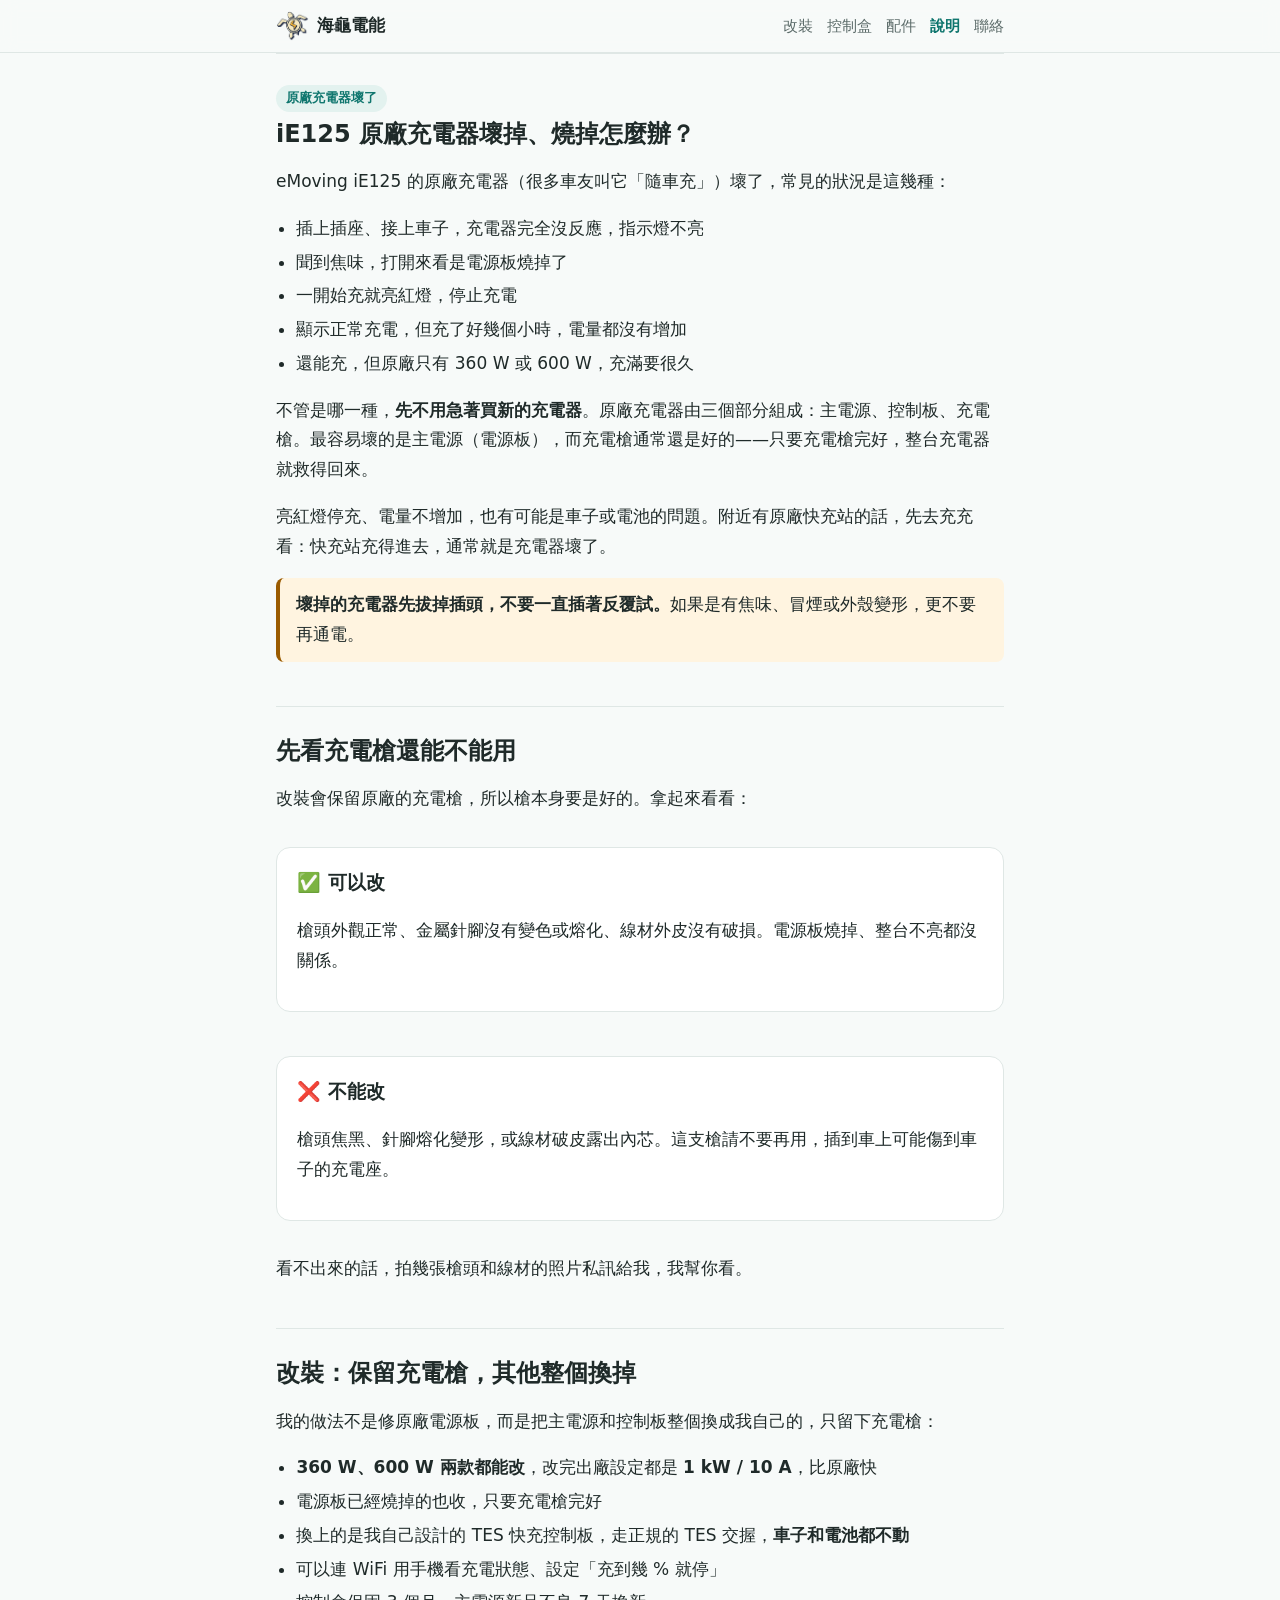
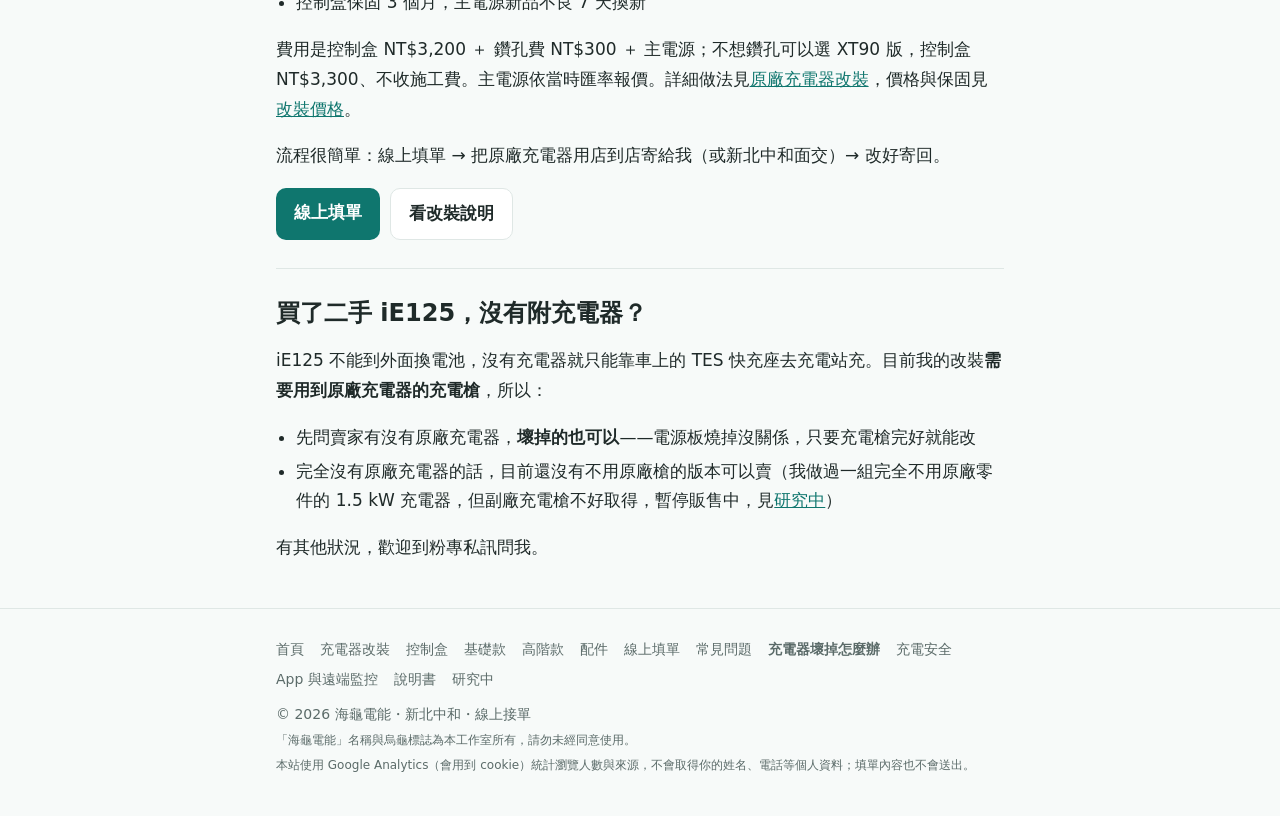
<file: charger-broken.html>
<!doctype html>
<html lang="zh-Hant-TW">
<head>
<!-- Google Analytics（2026-11-27） -->
<script async src="https://www.googletagmanager.com/gtag/js?id=G-JX60J5KY4P"></script>
<script>window.dataLayer=window.dataLayer||[];function gtag(){dataLayer.push(arguments);}gtag("js",new Date());gtag("config","G-JX60J5KY4P");</script>
<meta charset="utf-8">
<meta name="viewport" content="width=device-width, initial-scale=1">
<title>iE125 原廠充電器壞掉、燒掉怎麼辦？不用買新的，改裝就能繼續充｜海龜電能</title>
<meta name="description" content="eMoving iE125 原廠充電器（隨車充）不亮、亮紅燈停充、充很久電量沒增加、燒掉、充太慢？只要充電槍完好，360 W、600 W 都能改裝成 1 kW，電源板燒掉也收。教你先看充電槍能不能用，二手車沒附充電器怎麼辦。">
<link rel="canonical" href="https://a950523a.github.io/charger-broken.html">
<meta property="og:type" content="website">
<meta property="og:locale" content="zh_TW">
<meta property="og:site_name" content="海龜電能">
<meta property="og:title" content="iE125 原廠充電器壞掉、燒掉怎麼辦？不用買新的，改裝就能繼續充｜海龜電能">
<meta property="og:description" content="eMoving iE125 原廠充電器（隨車充）不亮、亮紅燈停充、充很久電量沒增加、燒掉、充太慢？只要充電槍完好，360 W、600 W 都能改裝成 1 kW，電源板燒掉也收。教你先看充電槍能不能用，二手車沒附充電器怎麼辦。">
<meta property="og:url" content="https://a950523a.github.io/charger-broken.html">
<meta property="og:image" content="https://a950523a.github.io/img/charger-600w-retrofit.jpg">
<meta name="theme-color" content="#0f766e">
<link rel="icon" type="image/png" sizes="48x48" href="img/favicon-48.png">
<link rel="apple-touch-icon" href="img/apple-touch-icon.png">
<link rel="stylesheet" href="style.css?v=20261126c">
<script type="application/ld+json">
{
 "@context": "https://schema.org",
 "@type": "FAQPage",
 "mainEntity": [
  {
   "@type": "Question",
   "name": "iE125 原廠充電器壞掉、電源板燒掉，還能救嗎？",
   "acceptedAnswer": {
    "@type": "Answer",
    "text": "只要充電槍完好就可以。原廠充電器由主電源、控制板、充電槍組成，最容易壞的是主電源。改裝會保留充電槍，把主電源和控制板換成新的，360 W、600 W 兩款都能改，改完出廠設定 1 kW / 10 A。"
   }
  },
  {
   "@type": "Question",
   "name": "怎麼看充電槍還能不能用？",
   "acceptedAnswer": {
    "@type": "Answer",
    "text": "槍頭外觀正常、金屬針腳沒有變色或熔化、線材外皮沒有破損，就可以改。槍頭焦黑、針腳熔化變形或線材破皮露出內芯，就不要再用。"
   }
  },
  {
   "@type": "Question",
   "name": "買了二手 iE125 沒有附充電器怎麼辦？",
   "acceptedAnswer": {
    "@type": "Answer",
    "text": "目前的改裝需要原廠充電器的充電槍。可以先問賣家有沒有原廠充電器，壞掉的也可以，只要充電槍完好。完全沒有原廠充電器的話，目前還沒有不用原廠槍的版本可以賣。"
   }
  }
 ]
}
</script>
<script type="application/ld+json">
{
 "@context": "https://schema.org",
 "@type": "BreadcrumbList",
 "itemListElement": [
  {
   "@type": "ListItem",
   "position": 1,
   "name": "海龜電能",
   "item": "https://a950523a.github.io/"
  },
  {
   "@type": "ListItem",
   "position": 2,
   "name": "原廠充電器壞掉怎麼辦",
   "item": "https://a950523a.github.io/charger-broken.html"
  }
 ]
}
</script>
</head>
<body>

<header class="top">
  <div class="wrap">
    <a class="brand" href="index.html"><picture><source srcset="img/logo-icon-dark.png" media="(prefers-color-scheme: dark)"><img src="img/logo-icon.png" width="36" height="32" alt=""></picture>海龜電能</a>
    <nav>
      <a href="retrofit.html">改裝</a>
      <a href="controllers.html">控制盒</a>
      <a href="shop.html">配件</a>
      <a aria-current="true" href="help.html">說明</a>
      <a class="opt2" href="index.html#contact">聯絡</a>
    </nav>
  </div>
</header>

<main class="wrap">

<section id="broken">
  <span class="pill">原廠充電器壞了</span>
  <h2>iE125 原廠充電器壞掉、燒掉怎麼辦？</h2>
  <p>eMoving iE125 的原廠充電器（很多車友叫它「隨車充」）壞了，常見的狀況是這幾種：</p>
  <ul>
    <li>插上插座、接上車子，充電器完全沒反應，指示燈不亮</li>
    <li>聞到焦味，打開來看是電源板燒掉了</li>
    <li>一開始充就亮紅燈，停止充電</li>
    <li>顯示正常充電，但充了好幾個小時，電量都沒有增加</li>
    <li>還能充，但原廠只有 360 W 或 600 W，充滿要很久</li>
  </ul>
  <p>不管是哪一種，<strong>先不用急著買新的充電器</strong>。原廠充電器由三個部分組成：主電源、控制板、充電槍。最容易壞的是主電源（電源板），而充電槍通常還是好的——只要充電槍完好，整台充電器就救得回來。</p>
  <p>亮紅燈停充、電量不增加，也有可能是車子或電池的問題。附近有原廠快充站的話，先去充充看：快充站充得進去，通常就是充電器壞了。</p>
  <div class="note"><strong>壞掉的充電器先拔掉插頭，不要一直插著反覆試。</strong>如果是有焦味、冒煙或外殼變形，更不要再通電。</div>
</section>

<section id="check-gun">
  <h2>先看充電槍還能不能用</h2>
  <p>改裝會保留原廠的充電槍，所以槍本身要是好的。拿起來看看：</p>
  <div class="cards">
    <div class="card">
      <h3 style="margin-top:0">✅ 可以改</h3>
      <p>槍頭外觀正常、金屬針腳沒有變色或熔化、線材外皮沒有破損。電源板燒掉、整台不亮都沒關係。</p>
    </div>
    <div class="card">
      <h3 style="margin-top:0">❌ 不能改</h3>
      <p>槍頭焦黑、針腳熔化變形，或線材破皮露出內芯。這支槍請不要再用，插到車上可能傷到車子的充電座。</p>
    </div>
  </div>
  <p>看不出來的話，拍幾張槍頭和線材的照片私訊給我，我幫你看。</p>
</section>

<section id="fix">
  <h2>改裝：保留充電槍，其他整個換掉</h2>
  <p>我的做法不是修原廠電源板，而是把主電源和控制板整個換成我自己的，只留下充電槍：</p>
  <ul>
    <li><strong>360 W、600 W 兩款都能改</strong>，改完出廠設定都是 <strong>1 kW / 10 A</strong>，比原廠快</li>
    <li>電源板已經燒掉的也收，只要充電槍完好</li>
    <li>換上的是我自己設計的 TES 快充控制板，走正規的 TES 交握，<strong>車子和電池都不動</strong></li>
    <li>可以連 WiFi 用手機看充電狀態、設定「充到幾 % 就停」</li>
    <li>控制盒保固 3 個月，主電源新品不良 7 天換新</li>
  </ul>
  <p>費用是控制盒 NT$3,200 ＋ 鑽孔費 NT$300 ＋ 主電源；不想鑽孔可以選 XT90 版，控制盒 NT$3,300、不收施工費。主電源依當時匯率報價。詳細做法見<a href="retrofit.html">原廠充電器改裝</a>，價格與保固見<a href="retrofit.html#price">改裝價格</a>。</p>
  <p>流程很簡單：線上填單 → 把原廠充電器用店到店寄給我（或新北中和面交）→ 改好寄回。</p>
  <div class="btns">
    <a class="btn primary" href="price.html#order">線上填單</a>
    <a class="btn ghost" href="retrofit.html">看改裝說明</a>
  </div>
</section>

<section id="used">
  <h2>買了二手 iE125，沒有附充電器？</h2>
  <p>iE125 不能到外面換電池，沒有充電器就只能靠車上的 TES 快充座去充電站充。目前我的改裝<strong>需要用到原廠充電器的充電槍</strong>，所以：</p>
  <ul>
    <li>先問賣家有沒有原廠充電器，<strong>壞掉的也可以</strong>——電源板燒掉沒關係，只要充電槍完好就能改</li>
    <li>完全沒有原廠充電器的話，目前還沒有不用原廠槍的版本可以賣（我做過一組完全不用原廠零件的 1.5 kW 充電器，但副廠充電槍不好取得，暫停販售中，見<a href="lab.html">研究中</a>）</li>
  </ul>
  <p>有其他狀況，歡迎到粉專私訊問我。</p>
</section>

</main>

<footer>
  <div class="wrap">
    <nav class="foot">
      <a href="index.html">首頁</a><a href="retrofit.html">充電器改裝</a><a href="controllers.html">控制盒</a><a href="basic.html">基礎款</a><a href="board.html">高階款</a><a href="shop.html">配件</a><a href="price.html">線上填單</a><a href="faq.html">常見問題</a><a aria-current="page" href="charger-broken.html">充電器壞掉怎麼辦</a><a href="charge-safety.html">充電安全</a><a href="app.html">App 與遠端監控</a><a href="manual/">說明書</a><a href="lab.html">研究中</a>
    </nav>
    <div>© 2026 海龜電能・新北中和・線上接單</div>
    <div class="fine">「海龜電能」名稱與烏龜標誌為本工作室所有，請勿未經同意使用。</div>
    <div class="fine">本站使用 Google Analytics（會用到 cookie）統計瀏覽人數與來源，不會取得你的姓名、電話等個人資料；填單內容也不會送出。</div>
  </div>
</footer>

<script src="site.js?v=20261126"></script>
</body>
</html>
</file>
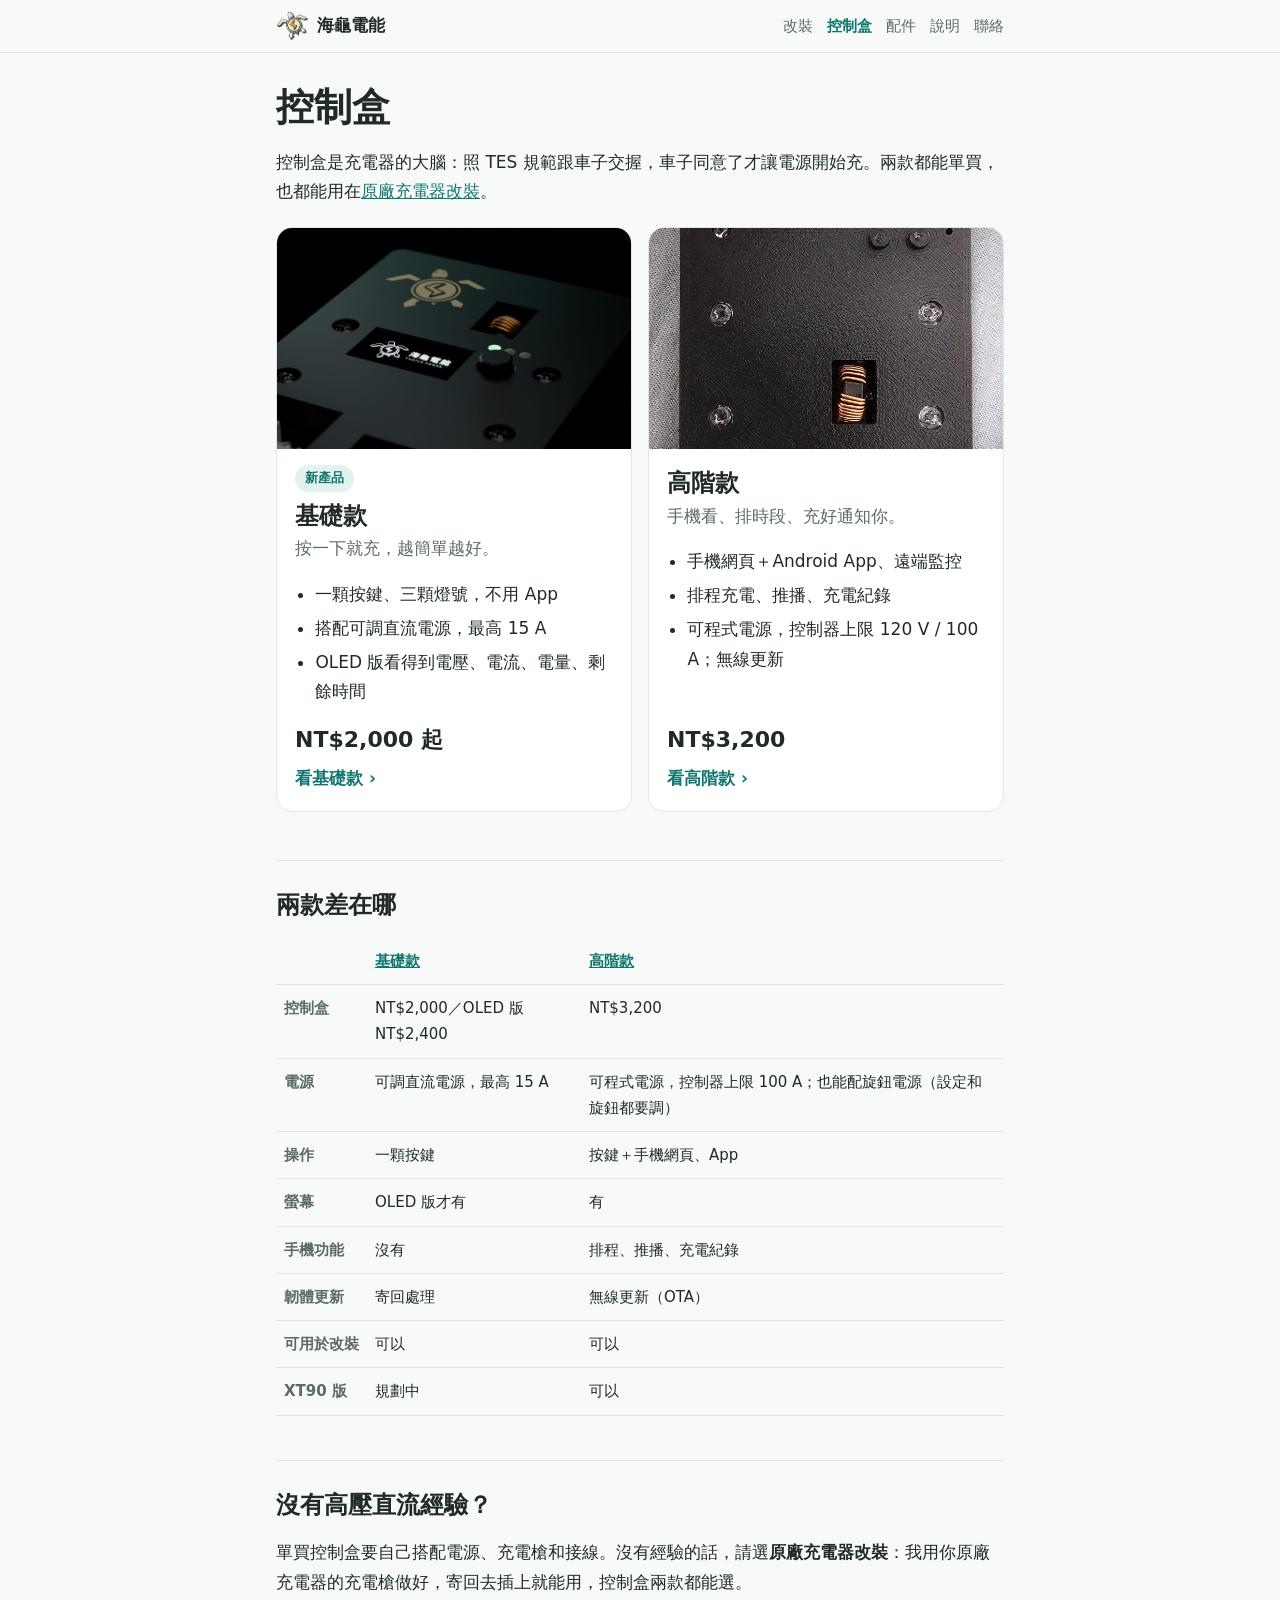
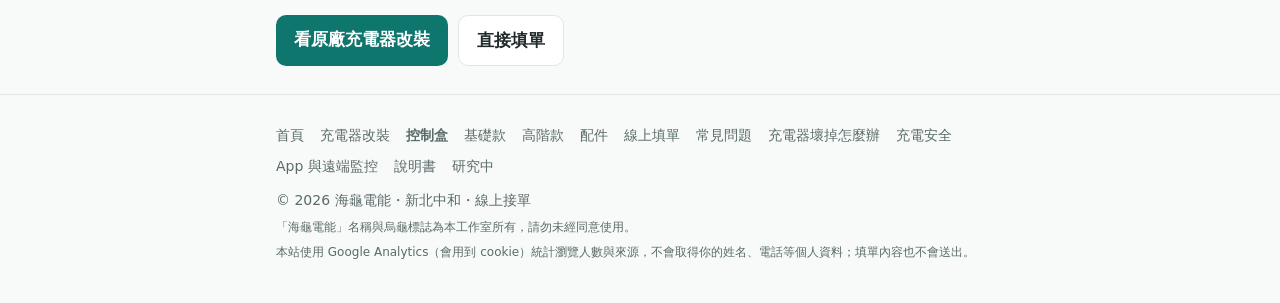
<file: controllers.html>
<!doctype html>
<html lang="zh-Hant-TW">
<head>
<!-- Google Analytics（2026-11-27） -->
<script async src="https://www.googletagmanager.com/gtag/js?id=G-JX60J5KY4P"></script>
<script>window.dataLayer=window.dataLayer||[];function gtag(){dataLayer.push(arguments);}gtag("js",new Date());gtag("config","G-JX60J5KY4P");</script>
<meta charset="utf-8">
<meta name="viewport" content="width=device-width, initial-scale=1">
<title>控制盒：基礎款與高階款｜海龜電能</title>
<meta name="description" content="海龜電能 TES 充電控制盒兩款：基礎款一顆按鍵、搭配可調直流電源，NT$2,000 起；高階款手機監控、排程、推播、OTA，NT$3,200。看哪一款適合你。">
<link rel="canonical" href="https://a950523a.github.io/controllers.html">
<meta property="og:type" content="website">
<meta property="og:locale" content="zh_TW">
<meta property="og:site_name" content="海龜電能">
<meta property="og:title" content="控制盒：基礎款與高階款｜海龜電能">
<meta property="og:description" content="基礎款一顆按鍵 NT$2,000 起；高階款手機監控、排程、推播 NT$3,200。">
<meta property="og:url" content="https://a950523a.github.io/controllers.html">
<meta property="og:image" content="https://a950523a.github.io/img/basic-hero.jpg">
<meta name="theme-color" content="#0f766e">
<link rel="icon" type="image/png" sizes="48x48" href="img/favicon-48.png">
<link rel="apple-touch-icon" href="img/apple-touch-icon.png">
<link rel="stylesheet" href="style.css?v=20261126c">
</head>
<body>

<header class="top">
  <div class="wrap">
    <a class="brand" href="index.html"><picture><source srcset="img/logo-icon-dark.png" media="(prefers-color-scheme: dark)"><img src="img/logo-icon.png" width="36" height="32" alt=""></picture>海龜電能</a>
    <nav>
      <a href="retrofit.html">改裝</a>
      <a aria-current="page" href="controllers.html">控制盒</a>
      <a href="shop.html">配件</a>
      <a href="help.html">說明</a>
      <a class="opt2" href="index.html#contact">聯絡</a>
    </nav>
  </div>
</header>

<main class="wrap">

<section class="first">
  <h1 class="page">控制盒</h1>
  <p>控制盒是充電器的大腦：照 TES 規範跟車子交握，車子同意了才讓電源開始充。兩款都能單買，也都能用在<a href="retrofit.html">原廠充電器改裝</a>。</p>

  <div class="products">
    <a class="product" href="basic.html">
      <img src="img/basic-hero.jpg" width="1600" height="900" alt="基礎款控制盒 OLED 版：黑色外殼上有金色烏龜標誌、螢幕、三顆指示燈和一顆按鍵">
      <div class="body">
        <span class="pill">新產品</span>
        <h2>基礎款</h2>
        <p class="sub">按一下就充，越簡單越好。</p>
        <ul>
          <li>一顆按鍵、三顆燈號，不用 App</li>
          <li>搭配可調直流電源，最高 15 A</li>
          <li>OLED 版看得到電壓、電流、電量、剩餘時間</li>
        </ul>
        <p class="price-tag">NT$2,000 起</p>
        <span class="more">看基礎款 ›</span>
      </div>
    </a>
    <a class="product" href="board.html">
      <img src="img/controller-board.jpg" width="684" height="856" alt="高階款控制盒：3D 列印外殼上有 OLED 螢幕與按鍵">
      <div class="body">
        <h2>高階款</h2>
        <p class="sub">手機看、排時段、充好通知你。</p>
        <ul>
          <li>手機網頁＋Android App、遠端監控</li>
          <li>排程充電、推播、充電紀錄</li>
          <li>可程式電源，控制器上限 120 V / 100 A；無線更新</li>
        </ul>
        <p class="price-tag">NT$3,200</p>
        <span class="more">看高階款 ›</span>
      </div>
    </a>
  </div>
</section>

<section id="compare">
  <h2>兩款差在哪</h2>
  <table class="price">
    <thead><tr><th></th><th><a href="basic.html">基礎款</a></th><th><a href="board.html">高階款</a></th></tr></thead>
    <tbody>
      <tr><th>控制盒</th><td>NT$2,000／OLED 版 NT$2,400</td><td>NT$3,200</td></tr>
      <tr><th>電源</th><td>可調直流電源，最高 15 A</td><td>可程式電源，控制器上限 100 A；也能配旋鈕電源（設定和旋鈕都要調）</td></tr>
      <tr><th>操作</th><td>一顆按鍵</td><td>按鍵＋手機網頁、App</td></tr>
      <tr><th>螢幕</th><td>OLED 版才有</td><td>有</td></tr>
      <tr><th>手機功能</th><td>沒有</td><td>排程、推播、充電紀錄</td></tr>
      <tr><th>韌體更新</th><td>寄回處理</td><td>無線更新（OTA）</td></tr>
      <tr><th>可用於改裝</th><td>可以</td><td>可以</td></tr>
      <tr><th>XT90 版</th><td>規劃中</td><td>可以</td></tr>
    </tbody>
  </table>
</section>

<section>
  <h2>沒有高壓直流經驗？</h2>
  <p>單買控制盒要自己搭配電源、充電槍和接線。沒有經驗的話，請選<strong>原廠充電器改裝</strong>：我用你原廠充電器的充電槍做好，寄回去插上就能用，控制盒兩款都能選。</p>
  <div class="btns"><a class="btn primary" href="retrofit.html">看原廠充電器改裝</a><a class="btn ghost" href="price.html#order">直接填單</a></div>
</section>

</main>

<footer>
  <div class="wrap">
    <nav class="foot">
      <a href="index.html">首頁</a><a href="retrofit.html">充電器改裝</a><a aria-current="page" href="controllers.html">控制盒</a><a href="basic.html">基礎款</a><a href="board.html">高階款</a><a href="shop.html">配件</a><a href="price.html">線上填單</a><a href="faq.html">常見問題</a><a href="charger-broken.html">充電器壞掉怎麼辦</a><a href="charge-safety.html">充電安全</a><a href="app.html">App 與遠端監控</a><a href="manual/">說明書</a><a href="lab.html">研究中</a>
    </nav>
    <div>© 2026 海龜電能・新北中和・線上接單</div>
    <div class="fine">「海龜電能」名稱與烏龜標誌為本工作室所有，請勿未經同意使用。</div>
    <div class="fine">本站使用 Google Analytics（會用到 cookie）統計瀏覽人數與來源，不會取得你的姓名、電話等個人資料；填單內容也不會送出。</div>
  </div>
</footer>

<script src="site.js?v=20261126"></script>
</body>
</html>
</file>
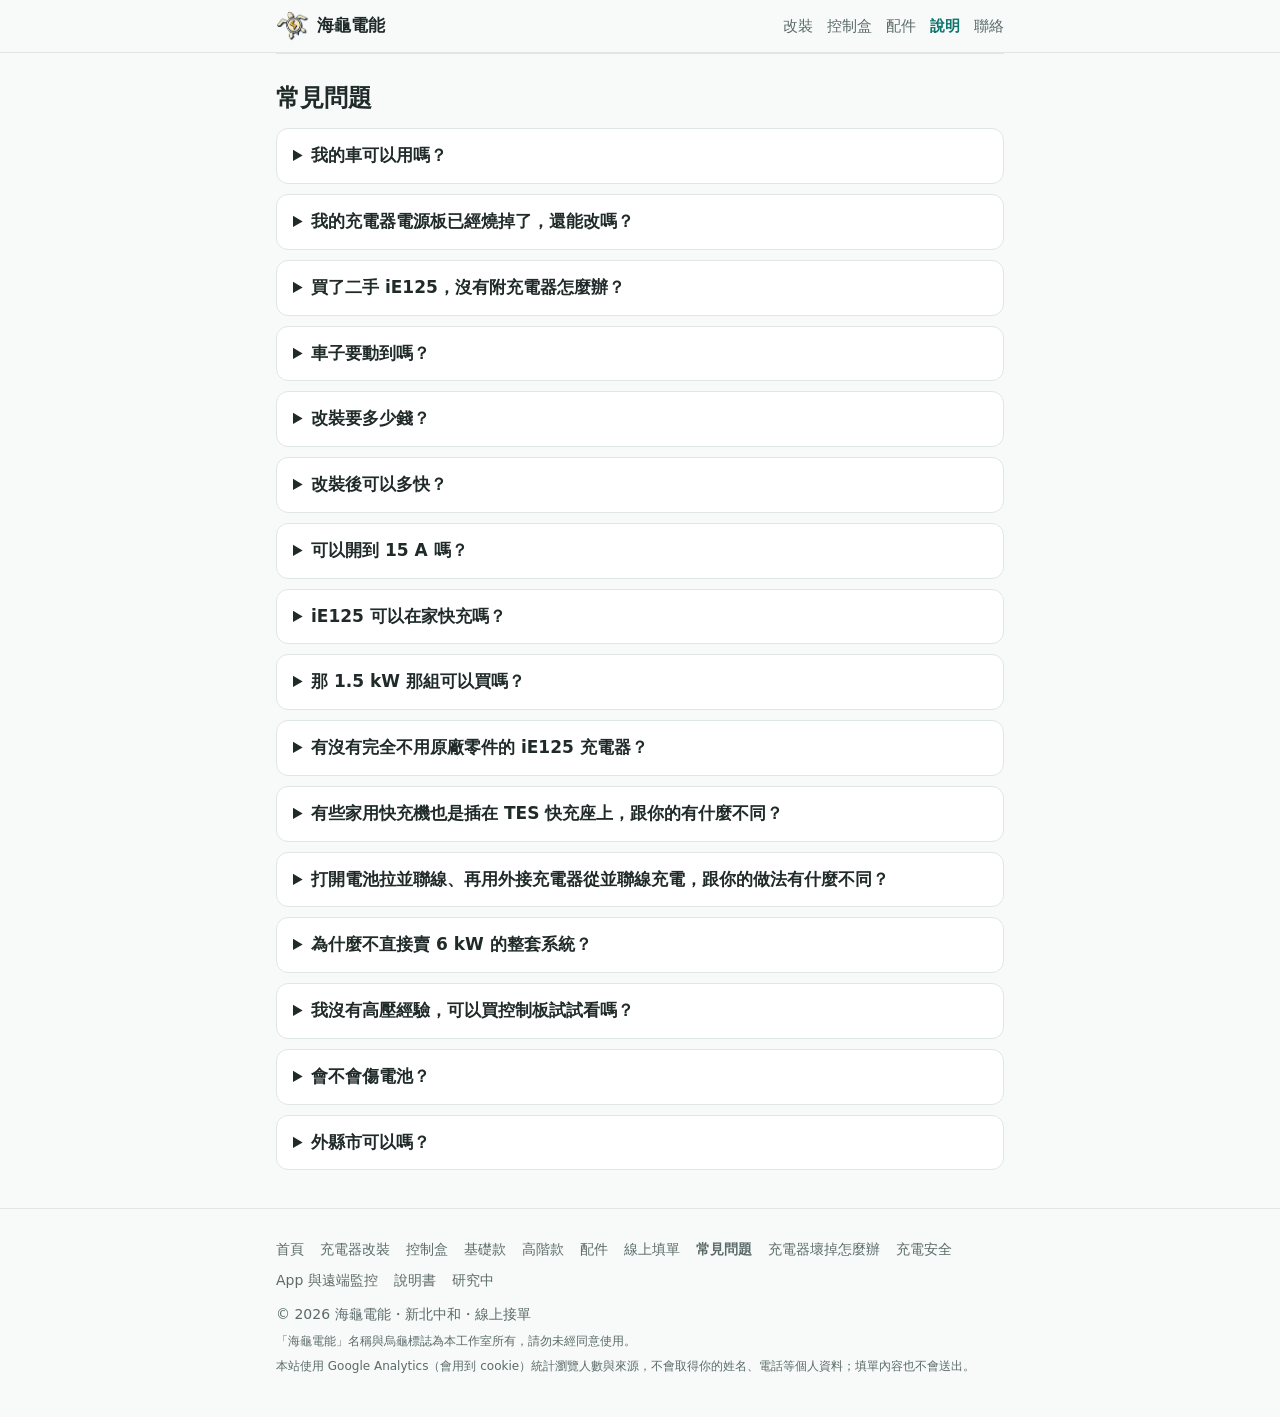
<file: faq.html>
<!doctype html>
<html lang="zh-Hant-TW">
<head>
<!-- Google Analytics（2026-11-27） -->
<script async src="https://www.googletagmanager.com/gtag/js?id=G-JX60J5KY4P"></script>
<script>window.dataLayer=window.dataLayer||[];function gtag(){dataLayer.push(arguments);}gtag("js",new Date());gtag("config","G-JX60J5KY4P");</script>
<meta charset="utf-8">
<meta name="viewport" content="width=device-width, initial-scale=1">
<title>常見問題｜海龜電能</title>
<meta name="description" content="iE125 原廠充電器改裝與 TES 快充控制板的常見問題：哪些車能用、電源板燒掉能不能改、價格、多快、能不能開 15 A、會不會傷電池、能不能在家快充。">
<link rel="canonical" href="https://a950523a.github.io/faq.html">
<meta property="og:type" content="website">
<meta property="og:locale" content="zh_TW">
<meta property="og:site_name" content="海龜電能">
<meta property="og:title" content="常見問題｜海龜電能">
<meta property="og:description" content="iE125 原廠充電器改裝與 TES 快充控制板的常見問題：哪些車能用、電源板燒掉能不能改、價格、多快、能不能開 15 A、會不會傷電池、能不能在家快充。">
<meta property="og:url" content="https://a950523a.github.io/faq.html">
<meta property="og:image" content="https://a950523a.github.io/img/charger-360w-retrofit.jpg">
<meta name="theme-color" content="#0f766e">
<link rel="icon" type="image/png" sizes="48x48" href="img/favicon-48.png">
<link rel="apple-touch-icon" href="img/apple-touch-icon.png">
<link rel="stylesheet" href="style.css?v=20261126c">
<script type="application/ld+json">
{
  "@context": "https://schema.org",
  "@type": "FAQPage",
  "mainEntity": [
    {"@type":"Question","name":"我的車可以用嗎？","acceptedAnswer":{"@type":"Answer","text":"改裝的對象是 iE125 的原廠充電器；改裝後換成 TES 快充控制板，理論上只要是 TES 標準（TES-0D-02-01）的車、且充電器電源電壓高於電池電壓都能用，例如 eMoving iE125、ZAU ES-2000；其他車款尚未測試。"}},
    {"@type":"Question","name":"電源板已經燒掉的原廠充電器還能改嗎？","acceptedAnswer":{"@type":"Answer","text":"可以，只要充電槍完好。改裝只保留充電槍，主電源和控制板都會換成新的。"}},
    {"@type":"Question","name":"買了二手 iE125，沒有附充電器怎麼辦？","acceptedAnswer":{"@type":"Answer","text":"目前的改裝需要原廠充電器（隨車充）的充電槍。可以先問賣家有沒有原廠充電器，壞掉的也可以，電源板燒掉沒關係，只要充電槍完好就能改。完全沒有原廠充電器的話，目前還沒有不用原廠槍的版本可以賣。"}},
    {"@type":"Question","name":"改裝要多少錢？","acceptedAnswer":{"@type":"Answer","text":"需自備 iE125 原廠充電器（要用它的充電槍）。原廠充電器改裝是控制盒 NT$3,200 加鑽孔費 NT$300；不想鑽孔的話，XT90 版控制盒 NT$3,300、不收施工費。主電源另計，用的是 1.5 kW 的版本，依當時匯率以實價計算，請私訊洽詢。"}},
    {"@type":"Question","name":"改裝後可以多快？","acceptedAnswer":{"@type":"Answer","text":"出廠設定 1 kW / 10 A，比原廠的 360～600 W 快；電流可以在設定裡自行調高，原廠充電槍理論上可承受約 15 A（約 1.5 kW），但超過線材標示的 10 A 就風險自負。兩種都做不到 30 分鐘等級的快充，因為保留下來的是原廠充電槍。"}},
    {"@type":"Question","name":"可以開到 15 A 嗎？","acceptedAnswer":{"@type":"Answer","text":"電流可以在設定裡自己調高，但出廠一律是 10 A，因為原廠充電槍線材標示的額定是 10 A。線芯是 2 mm²，理論上承受 15 A 沒問題，但超過標示額定：槍頭端子壓接處發熱約是 10 A 的 2.25 倍、長期可能劣化；插 110V 插座時會用到插座容量上限 1650 W 附近，老舊插座、延長線與室內線路有過熱起火的風險，可以的話請改插 220V。調到 10 A 以上風險自負，因此造成的充電槍、插座、線路損壞不在保固範圍；原廠槍超過 15 A 不建議。"}},
{"@type":"Question","name":"iE125 可以在家快充嗎？","acceptedAnswer":{"@type":"Answer","text":"看家裡的電。只有一般 110V 插座時，原廠充電器改裝後出廠的 1 kW 是比較實際的用法（插座容量 1650 W，原廠充電槍線材標示 10 A）。如果家裡已裝汽車充電樁（J1772 / Type 2）或另外拉了專用迴路，在家快充是做得到的，例如 6 kW 研究平台轉接汽車 AC 慢充樁，iE125 實測 0→80% 約 30 分鐘。但整套快充設備目前不販售，有興趣的人可買控制板回去自行搭配整流模組與充電槍研究、組裝並自行負責；需要高壓直流經驗，配線請找合格電工。"}},
    {"@type":"Question","name":"車子要動到嗎？","acceptedAnswer":{"@type":"Answer","text":"不用。改的是充電器，接口一樣是 TES 規格，車輛本身完全不動。"}},
    {"@type":"Question","name":"有沒有完全不用原廠零件的 iE125 充電器？","acceptedAnswer":{"@type":"Answer","text":"有，我做過一組 1.5 kW / 15 A 的：控制板與主電源自己開發、充電槍為副廠訂做，一樣經過 TES 規格的充電交握，由車輛 BMS 決定電壓、電流與停止時機。目前暫停販售。"}},
    {"@type":"Question","name":"打開電池拉並聯線、再用外接充電器從並聯線充電，跟你的做法有什麼不同？","acceptedAnswer":{"@type":"Answer","text":"那種做法繞過充電接口直接充電池，車輛 BMS 沒有參與這次充電；若另外並聯增程電池，也不在 BMS 管理範圍內。我的充電器與控制板走車上原本的 TES 充電接口，透過 CAN Bus 與 BMS 完成充電交握，車輛本身不動。"}},
    {"@type":"Question","name":"為什麼不賣 6 kW 的整套快充系統？","acceptedAnswer":{"@type":"Answer","text":"那是研究平台，目前還不夠安全到可以交給一般人使用，也還沒有成熟的方案，所以不對外販售。"}}
  ]
}
</script>
</head>
<body>

<header class="top">
  <div class="wrap">
    <a class="brand" href="index.html"><picture><source srcset="img/logo-icon-dark.png" media="(prefers-color-scheme: dark)"><img src="img/logo-icon.png" width="36" height="32" alt=""></picture>海龜電能</a>
    <nav>
      <a href="retrofit.html">改裝</a>
      <a href="controllers.html">控制盒</a>
      <a href="shop.html">配件</a>
      <a aria-current="true" href="help.html">說明</a>
      <a class="opt2" href="index.html#contact">聯絡</a>
    </nav>
  </div>
</header>

<main class="wrap">

<section id="faq">
  <h2>常見問題</h2>
  <details><summary>我的車可以用嗎？</summary>
    <p>改裝的對象是 iE125 的原廠充電器。改裝後換成 TES 快充控制板，理論上只要是 TES 標準（TES-0D-02-01）的車、而且充電器的電源電壓高於車的電池電壓，都可以使用，例如 eMoving iE125、ZAU ES-2000。除以上這兩款車以外都沒有測試過，有興趣的可以和我聯絡幫助我測試。</p></details>
  <details><summary>我的充電器電源板已經燒掉了，還能改嗎？</summary>
    <p>可以，只要充電槍完好。改裝本來就只保留充電槍，主電源和控制板都會換成我自己的。怎麼看充電槍還能不能用，見<a href="charger-broken.html">原廠充電器壞掉怎麼辦</a>。</p></details>
  <details><summary>買了二手 iE125，沒有附充電器怎麼辦？</summary>
    <p>目前的改裝需要原廠充電器（隨車充）的充電槍。可以先問賣家有沒有原廠充電器，<strong>壞掉的也可以</strong>，電源板燒掉沒關係，只要充電槍完好就能改。完全沒有原廠充電器的話，目前還沒有不用原廠槍的版本可以賣。詳見<a href="charger-broken.html#used">原廠充電器壞掉怎麼辦</a>。</p></details>
  <details><summary>車子要動到嗎？</summary>
    <p>不用。兩項服務都不動車，改的是充電器，接口一樣是 TES 規格。</p></details>
  <details><summary>改裝要多少錢？</summary>
    <p>需自備 iE125 原廠充電器（要用它的充電槍）。原廠充電器改裝是控制盒 NT$3,200 加鑽孔費 NT$300；不想鑽孔的話，XT90 版控制盒 NT$3,300、不收施工費。主電源另計，用的是 1.5 kW 的版本，依當時匯率以實價計算，請私訊洽詢。詳見<a href="retrofit.html#price">改裝價格</a>。</p></details>
  <details><summary>改裝後可以多快？</summary>
    <p>出廠設定 1 kW / 10 A，比原廠的 360～600 W 快。電流可以在設定裡自行調高，原廠充電槍理論上可承受約 15 A（約 1.5 kW），但超過線材標示的 10 A 就風險自負，見下一題。兩種都做不到 30 分鐘等級的快充，因為保留下來的是原廠充電槍。</p></details>
  <details><summary>可以開到 15 A 嗎？</summary>
    <p>可以，在設定裡自己調。但出廠一律是 10 A，因為原廠充電槍線材上標示的額定是 10 A。它的線芯是 2 mm²，理論上承受到 15 A 沒問題，只是超過 10 A 就超過標示額定，風險要先講清楚（超過 15 A 則不建議）：</p>
    <ul>
      <li>槍頭端子的壓接處發熱最集中，15 A 時大約是 10 A 的 2.25 倍，長期反覆受熱可能慢慢劣化。</li>
      <li>插 110V 插座時，會用到插座容量上限 1650 W 附近，而且一次要連續充好幾個小時。老舊的插座、延長線與室內線路有過熱起火的風險；可以的話請改插 220V（主電源有 110V／220V 切換）。</li>
      <li>主電源也會接近滿載運轉。</li>
    </ul>
    <p>調到 10 A 以上是你自己的選擇，<strong>風險自行承擔</strong>，因此造成的充電槍、插座、線路損壞不在保固範圍。開了之後請定期摸摸看槍頭和插頭，明顯燙手、有焦味或變色就立刻調回 10 A。詳見<a href="retrofit.html#more-current">改裝說明</a>。</p></details>
  <details><summary>iE125 可以在家快充嗎？</summary>
    <p>看家裡的電。只有一般 110V 插座的話，原廠充電器改裝後出廠的 1 kW 是比較實際的用法：插座容量只有 1650 W，原廠充電槍線材標示的額定也是 10 A（自行調高電流的風險見上面那題），做不到 30 分鐘等級的快充。<br><br>如果家裡已經裝了汽車充電樁（J1772 / Type 2），或另外拉了專用迴路，電源就不再是瓶頸，在家快充是做得到的。我的 6 kW 研究平台就是轉接汽車 AC 慢充樁充電，iE125 實測 0→80% 約 30 分鐘。<br><br>不過整套快充設備我目前不販售。有興趣的人可以買控制板回去，自行搭配整流模組與充電槍研究、組裝，並自行負責；這需要高壓直流的經驗，另外配線也請找合格電工施工。</p></details>
  <details><summary>那 1.5 kW 那組可以買嗎？</summary>
    <p>目前缺貨。之前有上架過，但定位尷尬、副廠充電槍又難取得，所以暫停販售。之後若能找到穩定的充電槍來源並降低成本，可能會重新上架。</p></details>
  <details><summary>有沒有完全不用原廠零件的 iE125 充電器？</summary>
    <p>我做過一組 1.5 kW / 15 A 的：控制板、主電源都是自己開發，充電槍是副廠訂做，一樣走 TES 規格的充電交握，由車輛的 BMS 決定電壓、電流和什麼時候停。目前暫停販售，詳見<a href="lab.html">研究中與暫停販售</a>。</p></details>
  <details><summary>有些家用快充機也是插在 TES 快充座上，跟你的有什麼不同？</summary>
    <p>插在 TES 快充座上不代表有走 TES 交握。有些做法是在電池內加跳線，讓充電座一直接著電池，插上一般充電器就直接充，車子的 BMS 並沒有參與；充電座的金屬腳也會因此常態帶電。分辨方法很簡單：插上槍後要等幾秒、聽到接觸器「喀」一聲、儀表顯示充電中，才是有走交握。詳見<a href="charge-safety.html">TES 快充座充電安全與分辨方法</a>。</p></details>
  <details><summary>打開電池拉並聯線、再用外接充電器從並聯線充電，跟你的做法有什麼不同？</summary>
    <p>那種做法是繞過充電接口直接充電池，車輛的 BMS 沒有參與這次充電；如果還並聯了增程電池，那組電池也不在 BMS 的管理範圍內。我的充電器與控制板都是從車上原本的 TES 充電接口，透過 CAN Bus 和 BMS 完成充電交握，車子本身完全不動。詳見<a href="lab.html#no-bypass">我不做「暴力改裝」</a>。</p></details>
  <details><summary>為什麼不直接賣 6 kW 的整套系統？</summary>
    <p>因為我不認為它目前安全到可以交給一般人使用。那是我的研究平台，還沒有成熟到可以販售的方案。與其賣一個我自己都不放心的東西，不如先不賣。</p></details>
  <details><summary>我沒有高壓經驗，可以買控制板試試看嗎？</summary>
    <p>不建議。控制板本身不含整流模組和充電槍，要自己選配、訂做、組裝，處理的是上百伏特的直流電，接錯還可能燒掉車上的 BMS。請選<a href="retrofit.html">原廠充電器改裝</a>。</p></details>
  <details><summary>會不會傷電池？</summary>
    <p>全程經過車輛的正規充電流程，不會超過車輛允許的範圍。但充電功率越大，對電池的負擔本來就越大；兩項服務都能設定充到幾 % 就停，若要保護電池可以把充電電量設低一點（不過大部分車友的電池是租的，照常充滿也沒問題，看個人習慣）。</p></details>
  <details><summary>外縣市可以嗎？</summary>
    <p>工作室在新北中和，外縣市請先透過 Facebook 粉專私訊討論。</p></details>
</section>

</main>

<footer>
  <div class="wrap">
    <nav class="foot">
      <a href="index.html">首頁</a><a href="retrofit.html">充電器改裝</a><a href="controllers.html">控制盒</a><a href="basic.html">基礎款</a><a href="board.html">高階款</a><a href="shop.html">配件</a><a href="price.html">線上填單</a><a aria-current="page" href="faq.html">常見問題</a><a href="charger-broken.html">充電器壞掉怎麼辦</a><a href="charge-safety.html">充電安全</a><a href="app.html">App 與遠端監控</a><a href="manual/">說明書</a><a href="lab.html">研究中</a>
    </nav>
    <div>© 2026 海龜電能・新北中和・線上接單</div>
    <div class="fine">「海龜電能」名稱與烏龜標誌為本工作室所有，請勿未經同意使用。</div>
    <div class="fine">本站使用 Google Analytics（會用到 cookie）統計瀏覽人數與來源，不會取得你的姓名、電話等個人資料；填單內容也不會送出。</div>
  </div>
</footer>

<script src="site.js?v=20261126"></script>
</body>
</html>
</file>
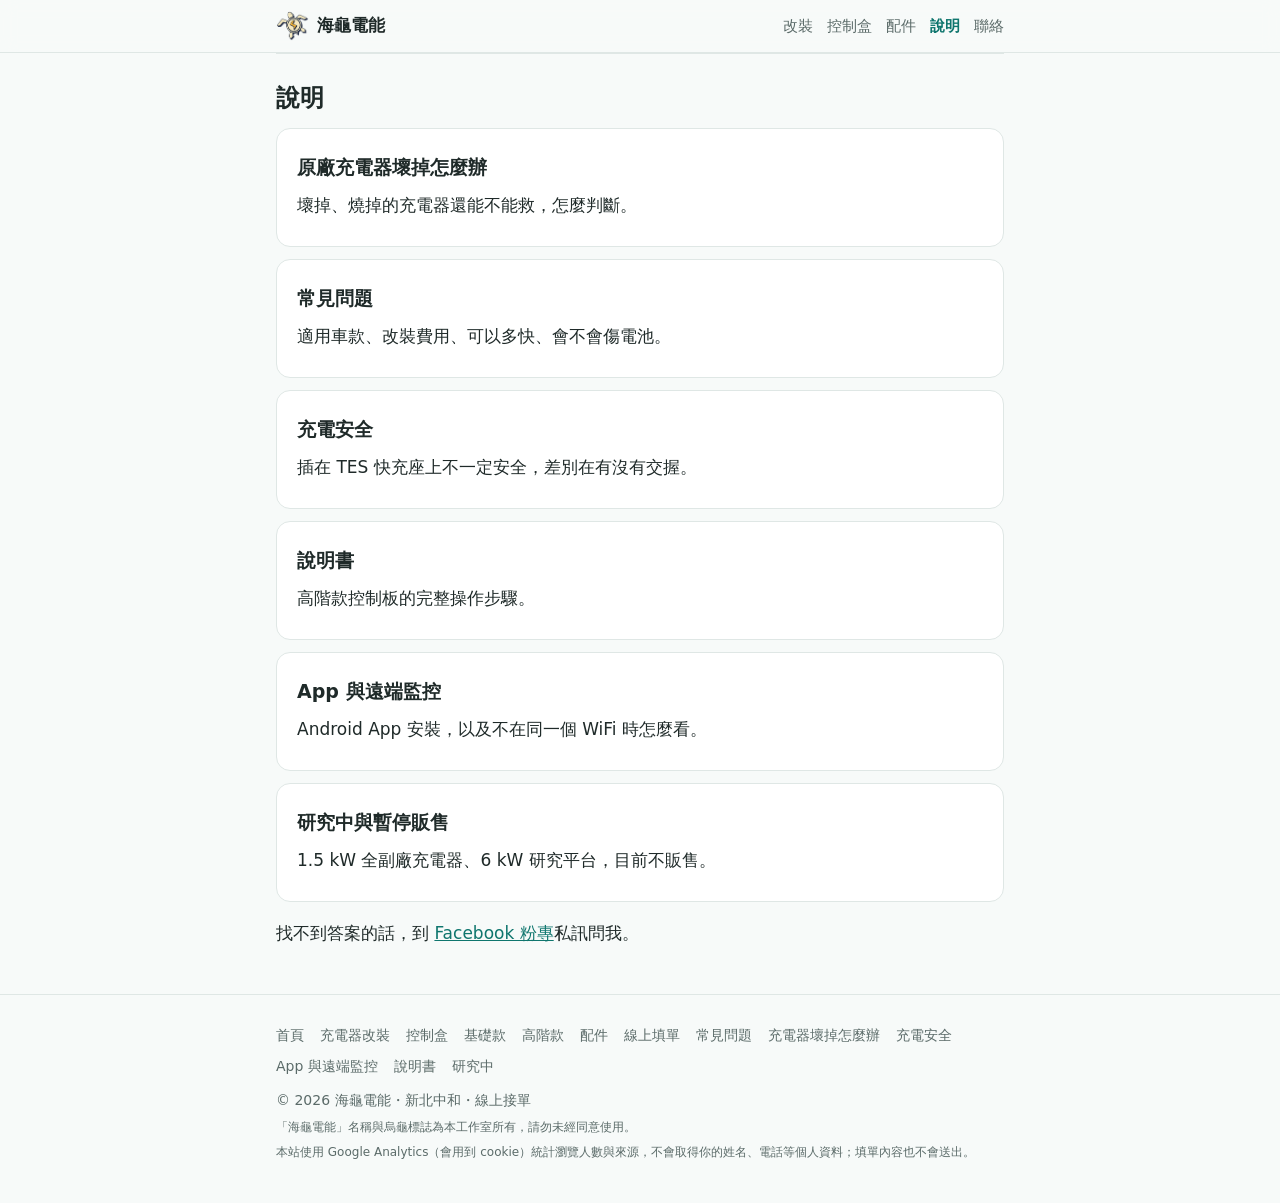
<file: help.html>
<!doctype html>
<html lang="zh-Hant-TW">
<head>
<!-- Google Analytics（2026-11-27） -->
<script async src="https://www.googletagmanager.com/gtag/js?id=G-JX60J5KY4P"></script>
<script>window.dataLayer=window.dataLayer||[];function gtag(){dataLayer.push(arguments);}gtag("js",new Date());gtag("config","G-JX60J5KY4P");</script>
<meta charset="utf-8">
<meta name="viewport" content="width=device-width, initial-scale=1">
<title>說明：常見問題、充電安全、說明書｜海龜電能</title>
<meta name="description" content="海龜電能的說明文件：原廠充電器壞掉怎麼辦、常見問題、充電安全、控制板說明書、App 與遠端監控。">
<link rel="canonical" href="https://a950523a.github.io/help.html">
<meta property="og:type" content="website">
<meta property="og:locale" content="zh_TW">
<meta property="og:site_name" content="海龜電能">
<meta property="og:title" content="說明：常見問題、充電安全、說明書｜海龜電能">
<meta property="og:description" content="海龜電能的說明文件：原廠充電器壞掉怎麼辦、常見問題、充電安全、控制板說明書、App 與遠端監控。">
<meta property="og:url" content="https://a950523a.github.io/help.html">
<meta property="og:image" content="https://a950523a.github.io/img/charger-360w-retrofit.jpg">
<meta name="theme-color" content="#0f766e">
<link rel="icon" type="image/png" sizes="48x48" href="img/favicon-48.png">
<link rel="apple-touch-icon" href="img/apple-touch-icon.png">
<link rel="stylesheet" href="style.css?v=20261126c">
</head>
<body>

<header class="top">
  <div class="wrap">
    <a class="brand" href="index.html"><picture><source srcset="img/logo-icon-dark.png" media="(prefers-color-scheme: dark)"><img src="img/logo-icon.png" width="36" height="32" alt=""></picture>海龜電能</a>
    <nav>
      <a href="retrofit.html">改裝</a>
      <a href="controllers.html">控制盒</a>
      <a href="shop.html">配件</a>
      <a aria-current="page" href="help.html">說明</a>
      <a class="opt2" href="index.html#contact">聯絡</a>
    </nav>
  </div>
</header>

<main class="wrap">

<section>
  <h2>說明</h2>
  <div class="cards">
    <a class="card link" href="charger-broken.html"><h3>原廠充電器壞掉怎麼辦</h3><p>壞掉、燒掉的充電器還能不能救，怎麼判斷。</p></a>
    <a class="card link" href="faq.html"><h3>常見問題</h3><p>適用車款、改裝費用、可以多快、會不會傷電池。</p></a>
    <a class="card link" href="charge-safety.html"><h3>充電安全</h3><p>插在 TES 快充座上不一定安全，差別在有沒有交握。</p></a>
    <a class="card link" href="manual/"><h3>說明書</h3><p>高階款控制板的完整操作步驟。</p></a>
    <a class="card link" href="app.html"><h3>App 與遠端監控</h3><p>Android App 安裝，以及不在同一個 WiFi 時怎麼看。</p></a>
    <a class="card link" href="lab.html"><h3>研究中與暫停販售</h3><p>1.5 kW 全副廠充電器、6 kW 研究平台，目前不販售。</p></a>
  </div>
  <p>找不到答案的話，到 <a href="https://www.facebook.com/profile.php?id=61582382523577" target="_blank" rel="noopener">Facebook 粉專</a>私訊問我。</p>
</section>

</main>

<footer>
  <div class="wrap">
    <nav class="foot">
      <a href="index.html">首頁</a><a href="retrofit.html">充電器改裝</a><a href="controllers.html">控制盒</a><a href="basic.html">基礎款</a><a href="board.html">高階款</a><a href="shop.html">配件</a><a href="price.html">線上填單</a><a href="faq.html">常見問題</a><a href="charger-broken.html">充電器壞掉怎麼辦</a><a href="charge-safety.html">充電安全</a><a href="app.html">App 與遠端監控</a><a href="manual/">說明書</a><a href="lab.html">研究中</a>
    </nav>
    <div>© 2026 海龜電能・新北中和・線上接單</div>
    <div class="fine">「海龜電能」名稱與烏龜標誌為本工作室所有，請勿未經同意使用。</div>
    <div class="fine">本站使用 Google Analytics（會用到 cookie）統計瀏覽人數與來源，不會取得你的姓名、電話等個人資料；填單內容也不會送出。</div>
  </div>
</footer>

<script src="site.js?v=20261126"></script>
</body>
</html>
</file>
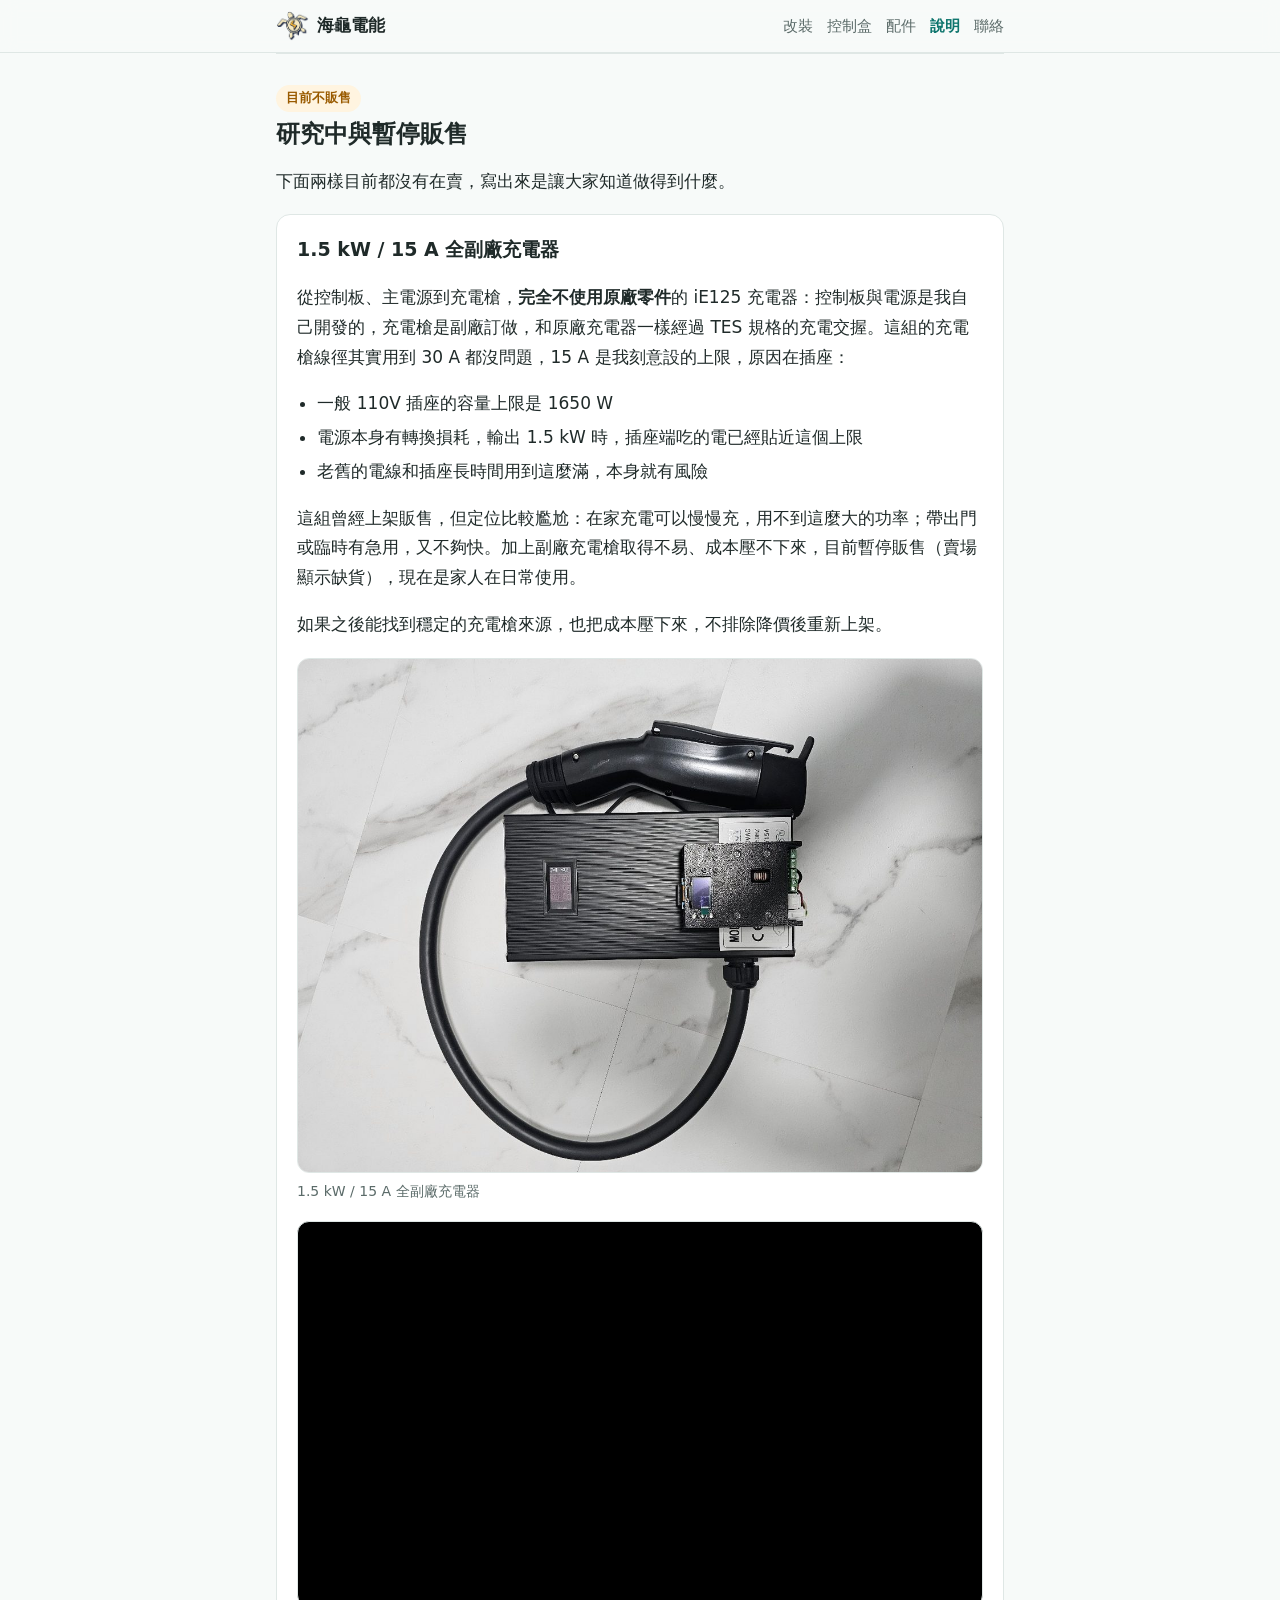
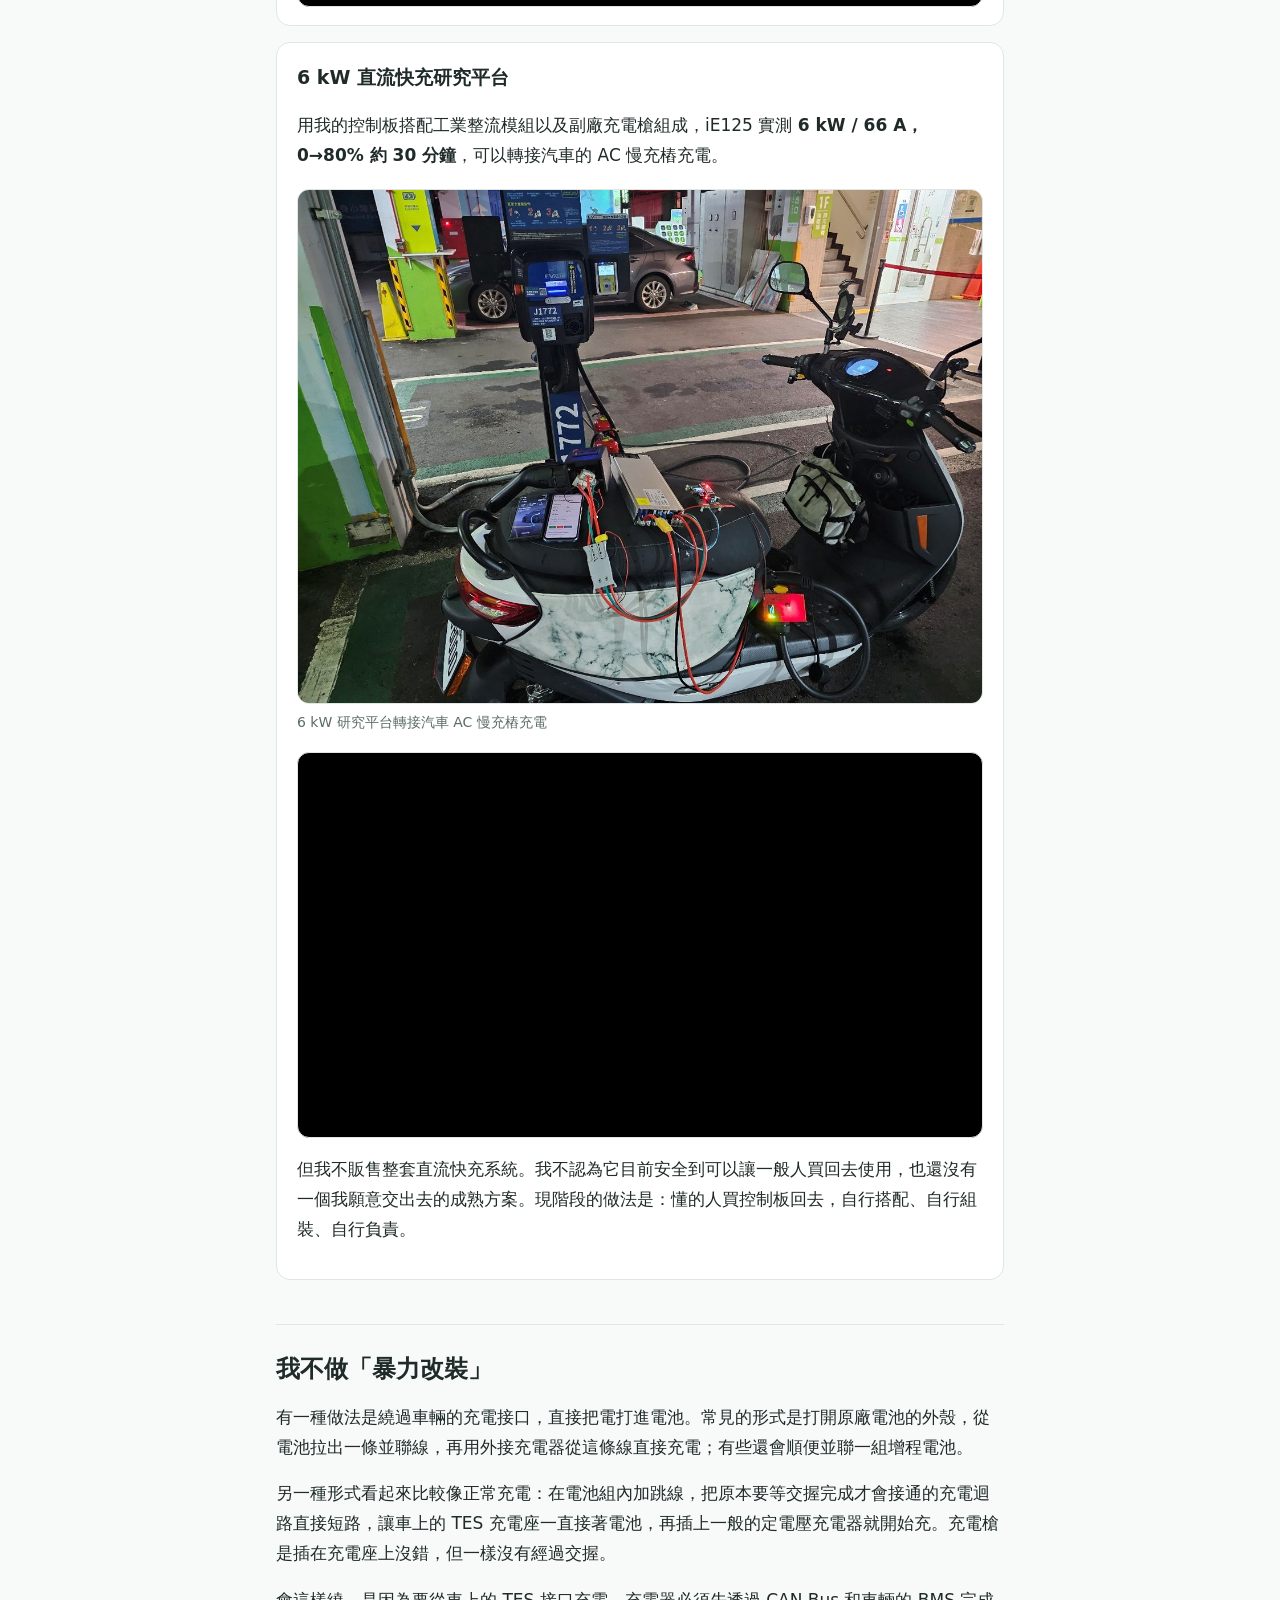
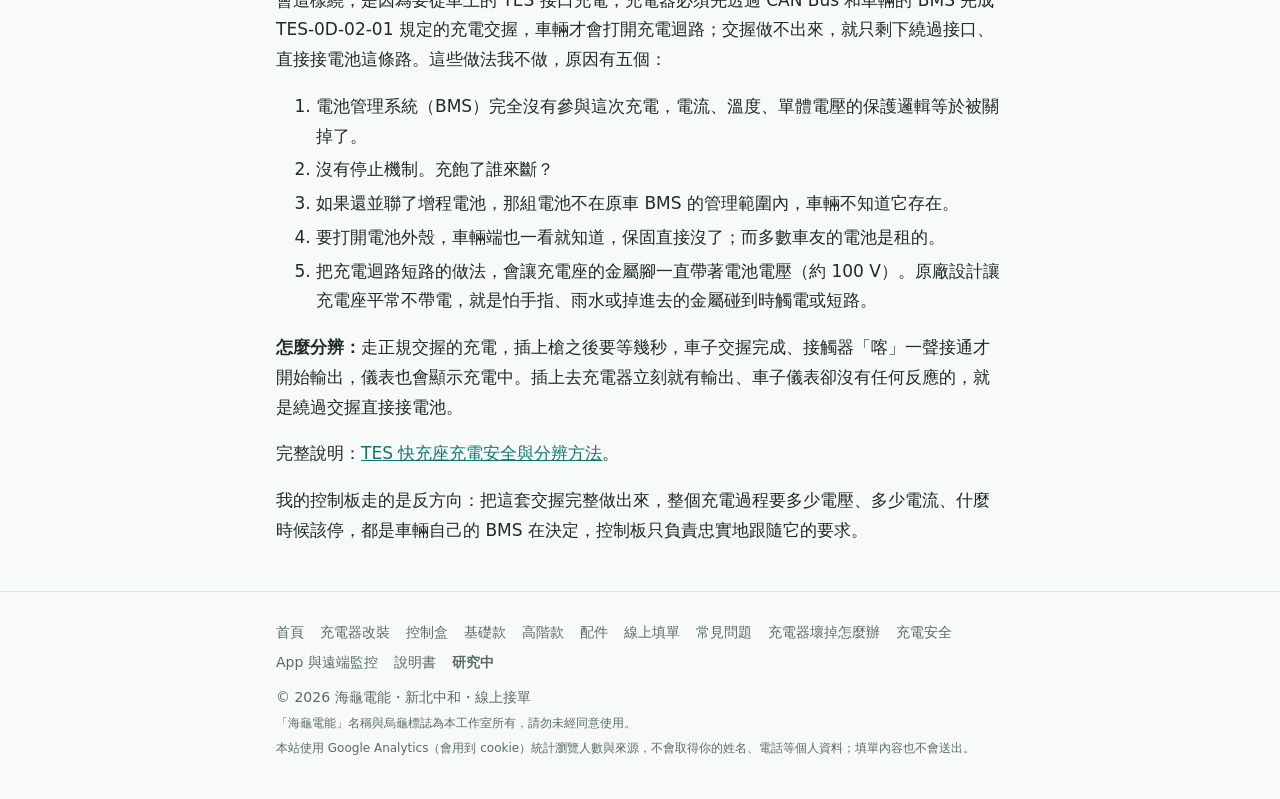
<file: lab.html>
<!doctype html>
<html lang="zh-Hant-TW">
<head>
<!-- Google Analytics（2026-11-27） -->
<script async src="https://www.googletagmanager.com/gtag/js?id=G-JX60J5KY4P"></script>
<script>window.dataLayer=window.dataLayer||[];function gtag(){dataLayer.push(arguments);}gtag("js",new Date());gtag("config","G-JX60J5KY4P");</script>
<meta charset="utf-8">
<meta name="viewport" content="width=device-width, initial-scale=1">
<title>研究中與暫停販售｜海龜電能</title>
<meta name="description" content="1.5 kW / 15 A 全副廠 iE125 充電器與 6 kW 直流快充研究平台（實測 0→80% 約 30 分鐘）目前不販售；以及為什麼不做繞過 BMS 的暴力改裝。">
<link rel="canonical" href="https://a950523a.github.io/lab.html">
<meta property="og:type" content="website">
<meta property="og:locale" content="zh_TW">
<meta property="og:site_name" content="海龜電能">
<meta property="og:title" content="研究中與暫停販售｜海龜電能">
<meta property="og:description" content="1.5 kW / 15 A 全副廠 iE125 充電器與 6 kW 直流快充研究平台（實測 0→80% 約 30 分鐘）目前不販售；以及為什麼不做繞過 BMS 的暴力改裝。">
<meta property="og:url" content="https://a950523a.github.io/lab.html">
<meta property="og:image" content="https://a950523a.github.io/img/platform-6kw-j1772.jpg">
<meta name="theme-color" content="#0f766e">
<link rel="icon" type="image/png" sizes="48x48" href="img/favicon-48.png">
<link rel="apple-touch-icon" href="img/apple-touch-icon.png">
<link rel="stylesheet" href="style.css?v=20261126c">
</head>
<body>

<header class="top">
  <div class="wrap">
    <a class="brand" href="index.html"><picture><source srcset="img/logo-icon-dark.png" media="(prefers-color-scheme: dark)"><img src="img/logo-icon.png" width="36" height="32" alt=""></picture>海龜電能</a>
    <nav>
      <a href="retrofit.html">改裝</a>
      <a href="controllers.html">控制盒</a>
      <a href="shop.html">配件</a>
      <a aria-current="true" href="help.html">說明</a>
      <a class="opt2" href="index.html#contact">聯絡</a>
    </nav>
  </div>
</header>

<main class="wrap">

<section id="lab">
  <span class="pill lab">目前不販售</span>
  <h2>研究中與暫停販售</h2>
  <p>下面兩樣目前都沒有在賣，寫出來是讓大家知道做得到什麼。</p>

  <div class="card">
    <h3 style="margin-top:0">1.5 kW / 15 A 全副廠充電器</h3>
    <p>從控制板、主電源到充電槍，<strong>完全不使用原廠零件</strong>的 iE125 充電器：控制板與電源是我自己開發的，充電槍是副廠訂做，和原廠充電器一樣經過 TES 規格的充電交握。這組的充電槍線徑其實用到 30 A 都沒問題，15 A 是我刻意設的上限，原因在插座：</p>
    <ul>
      <li>一般 110V 插座的容量上限是 1650 W</li>
      <li>電源本身有轉換損耗，輸出 1.5 kW 時，插座端吃的電已經貼近這個上限</li>
      <li>老舊的電線和插座長時間用到這麼滿，本身就有風險</li>
    </ul>
    <p>這組曾經上架販售，但定位比較尷尬：在家充電可以慢慢充，用不到這麼大的功率；帶出門或臨時有急用，又不夠快。加上副廠充電槍取得不易、成本壓不下來，目前暫停販售（賣場顯示缺貨），現在是家人在日常使用。</p>
    <p>如果之後能找到穩定的充電槍來源，也把成本壓下來，不排除降價後重新上架。</p>
    <figure>
      <img src="img/charger-1500w.jpg" width="1200" height="900" loading="lazy" alt="1.5 kW / 15 A 全副廠 TES 充電器與黑色充電槍">
      <figcaption>1.5 kW / 15 A 全副廠充電器</figcaption>
    </figure>
    <div class="video"><iframe src="https://www.youtube-nocookie.com/embed/ZH1UgNiay2g" title="1.5 kW / 15 A 充電器實測影片" loading="lazy" allow="accelerometer; encrypted-media; gyroscope; picture-in-picture" allowfullscreen></iframe></div>
  </div>

  <div class="card">
    <h3 style="margin-top:0">6 kW 直流快充研究平台</h3>
    <p>用我的控制板搭配工業整流模組以及副廠充電槍組成，iE125 實測 <strong>6 kW / 66 A，0→80% 約 30 分鐘</strong>，可以轉接汽車的 AC 慢充樁充電。</p>
    <figure>
      <img src="img/platform-6kw-j1772.jpg" width="1200" height="900" loading="lazy" alt="6 kW 研究平台在停車場轉接 J1772 汽車充電樁，替 iE125 充電">
      <figcaption>6 kW 研究平台轉接汽車 AC 慢充樁充電</figcaption>
    </figure>
    <div class="video"><iframe src="https://www.youtube-nocookie.com/embed/rHT7wzm-6Dw" title="6 kW 研究平台實測影片" loading="lazy" allow="accelerometer; encrypted-media; gyroscope; picture-in-picture" allowfullscreen></iframe></div>
    <p>但我不販售整套直流快充系統。我不認為它目前安全到可以讓一般人買回去使用，也還沒有一個我願意交出去的成熟方案。現階段的做法是：懂的人買控制板回去，自行搭配、自行組裝、自行負責。</p>
  </div>
</section>

<section id="no-bypass">
  <h2>我不做「暴力改裝」</h2>
  <p>有一種做法是繞過車輛的充電接口，直接把電打進電池。常見的形式是打開原廠電池的外殼，從電池拉出一條並聯線，再用外接充電器從這條線直接充電；有些還會順便並聯一組增程電池。</p>
  <p>另一種形式看起來比較像正常充電：在電池組內加跳線，把原本要等交握完成才會接通的充電迴路直接短路，讓車上的 TES 充電座一直接著電池，再插上一般的定電壓充電器就開始充。充電槍是插在充電座上沒錯，但一樣沒有經過交握。</p>
  <p>會這樣繞，是因為要從車上的 TES 接口充電，充電器必須先透過 CAN Bus 和車輛的 BMS 完成 TES-0D-02-01 規定的充電交握，車輛才會打開充電迴路；交握做不出來，就只剩下繞過接口、直接接電池這條路。這些做法我不做，原因有五個：</p>
  <ol>
    <li>電池管理系統（BMS）完全沒有參與這次充電，電流、溫度、單體電壓的保護邏輯等於被關掉了。</li>
    <li>沒有停止機制。充飽了誰來斷？</li>
    <li>如果還並聯了增程電池，那組電池不在原車 BMS 的管理範圍內，車輛不知道它存在。</li>
    <li>要打開電池外殼，車輛端也一看就知道，保固直接沒了；而多數車友的電池是租的。</li>
    <li>把充電迴路短路的做法，會讓充電座的金屬腳一直帶著電池電壓（約 100 V）。原廠設計讓充電座平常不帶電，就是怕手指、雨水或掉進去的金屬碰到時觸電或短路。</li>
  </ol>
  <p><strong>怎麼分辨：</strong>走正規交握的充電，插上槍之後要等幾秒，車子交握完成、接觸器「喀」一聲接通才開始輸出，儀表也會顯示充電中。插上去充電器立刻就有輸出、車子儀表卻沒有任何反應的，就是繞過交握直接接電池。</p>
  <p>完整說明：<a href="charge-safety.html">TES 快充座充電安全與分辨方法</a>。</p>
  <p>我的控制板走的是反方向：把這套交握完整做出來，整個充電過程要多少電壓、多少電流、什麼時候該停，都是車輛自己的 BMS 在決定，控制板只負責忠實地跟隨它的要求。</p>
</section>

</main>

<footer>
  <div class="wrap">
    <nav class="foot">
      <a href="index.html">首頁</a><a href="retrofit.html">充電器改裝</a><a href="controllers.html">控制盒</a><a href="basic.html">基礎款</a><a href="board.html">高階款</a><a href="shop.html">配件</a><a href="price.html">線上填單</a><a href="faq.html">常見問題</a><a href="charger-broken.html">充電器壞掉怎麼辦</a><a href="charge-safety.html">充電安全</a><a href="app.html">App 與遠端監控</a><a href="manual/">說明書</a><a aria-current="page" href="lab.html">研究中</a>
    </nav>
    <div>© 2026 海龜電能・新北中和・線上接單</div>
    <div class="fine">「海龜電能」名稱與烏龜標誌為本工作室所有，請勿未經同意使用。</div>
    <div class="fine">本站使用 Google Analytics（會用到 cookie）統計瀏覽人數與來源，不會取得你的姓名、電話等個人資料；填單內容也不會送出。</div>
  </div>
</footer>

<script src="site.js?v=20261126"></script>
</body>
</html>
</file>
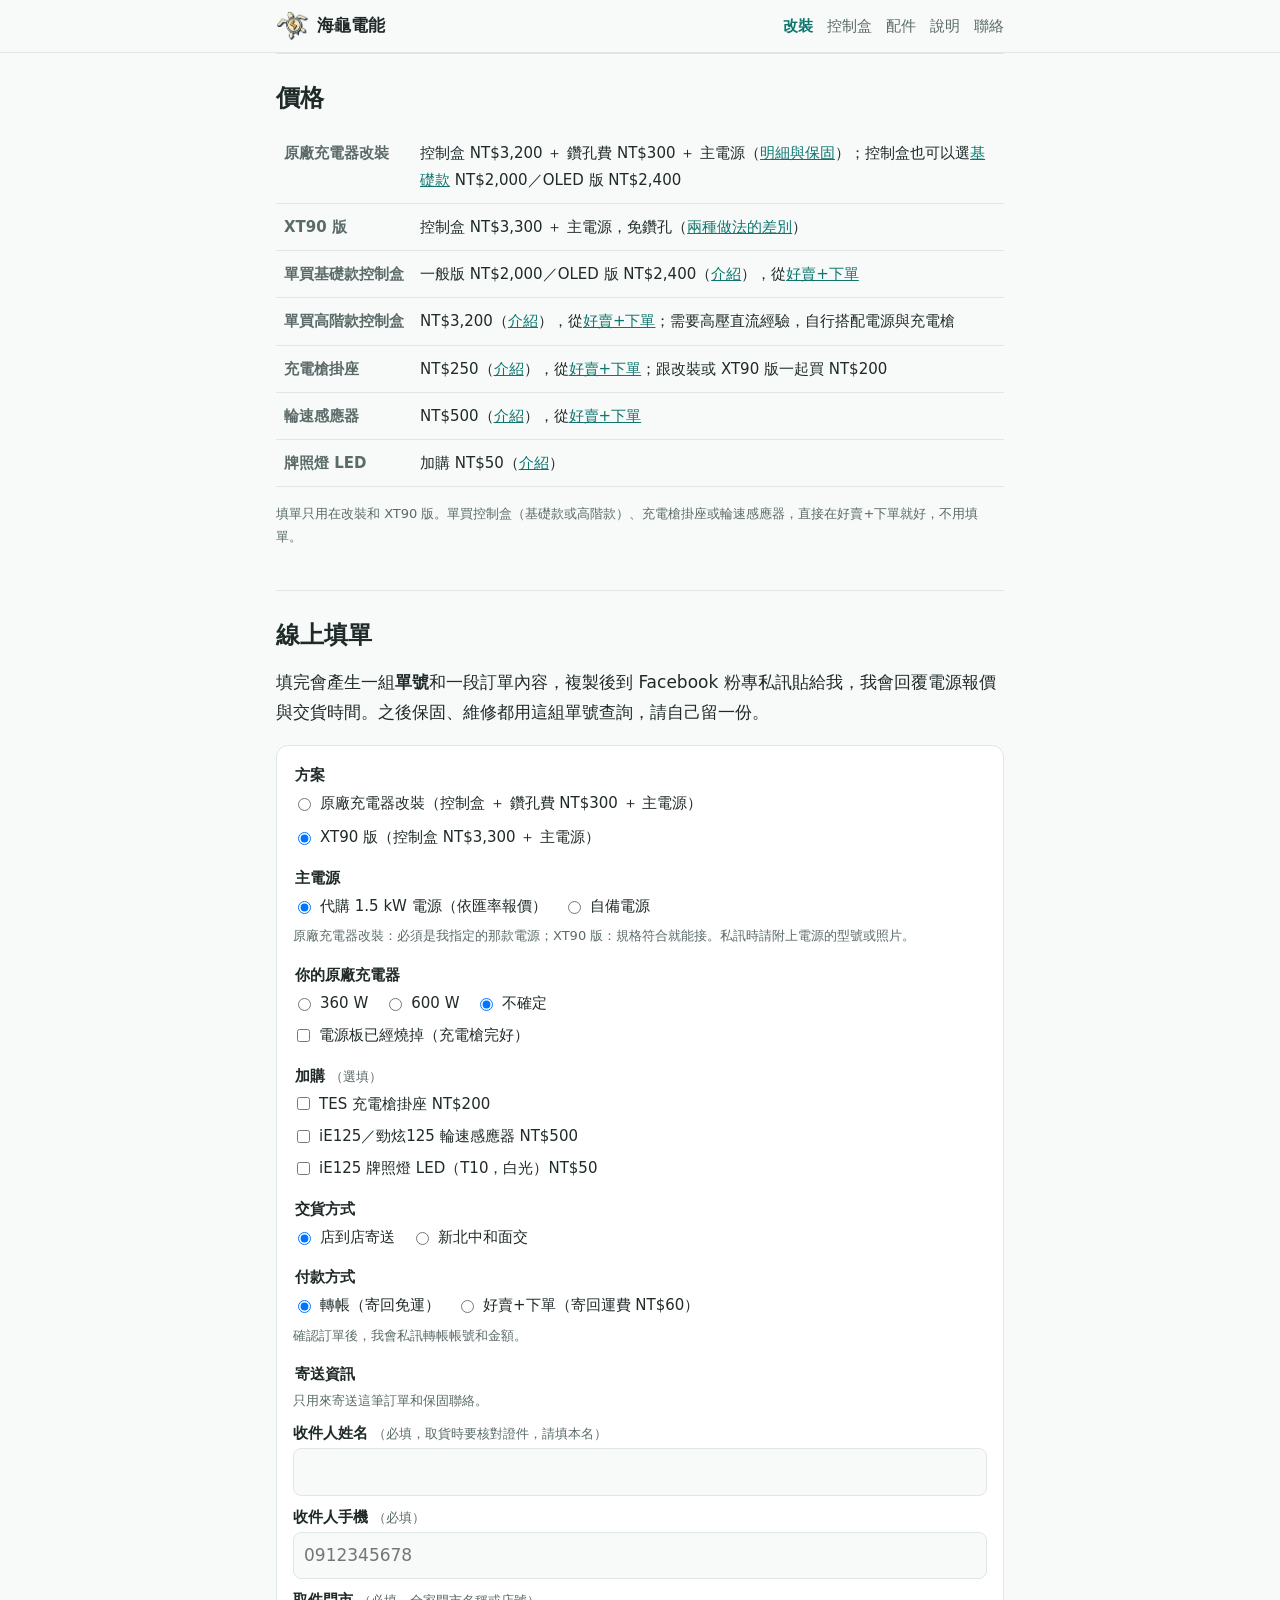
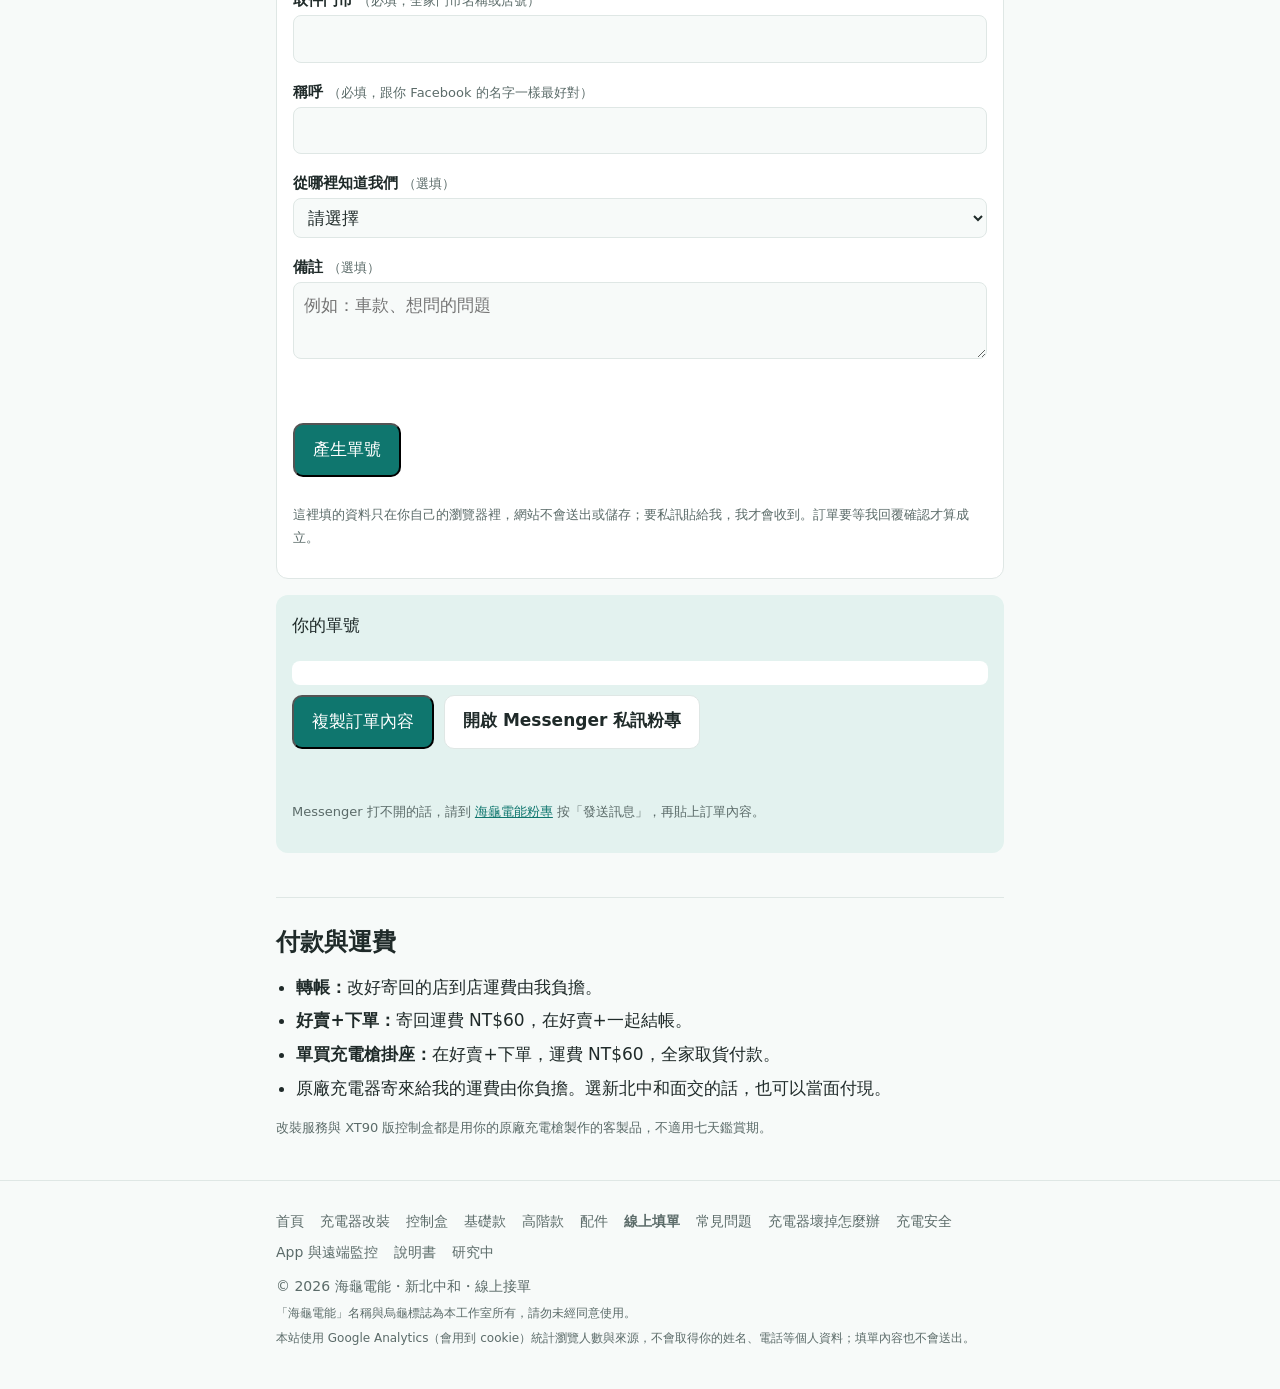
<file: price.html>
<!doctype html>
<html lang="zh-Hant-TW">
<head>
<!-- Google Analytics（2026-11-27） -->
<script async src="https://www.googletagmanager.com/gtag/js?id=G-JX60J5KY4P"></script>
<script>window.dataLayer=window.dataLayer||[];function gtag(){dataLayer.push(arguments);}gtag("js",new Date());gtag("config","G-JX60J5KY4P");</script>
<meta charset="utf-8">
<meta name="viewport" content="width=device-width, initial-scale=1">
<title>線上填單・付款與運費｜海龜電能</title>
<meta name="description" content="海龜電能線上填單：iE125 原廠充電器改裝、XT90 版控制盒，填完產生單號後私訊粉專。付款方式、運費說明。">
<link rel="canonical" href="https://a950523a.github.io/price.html">
<meta property="og:type" content="website">
<meta property="og:locale" content="zh_TW">
<meta property="og:site_name" content="海龜電能">
<meta property="og:title" content="線上填單・付款與運費｜海龜電能">
<meta property="og:description" content="海龜電能線上填單：iE125 原廠充電器改裝、XT90 版控制盒，填完產生單號後私訊粉專。付款方式、運費說明。">
<meta property="og:url" content="https://a950523a.github.io/price.html">
<meta property="og:image" content="https://a950523a.github.io/img/charger-360w-retrofit.jpg">
<meta name="theme-color" content="#0f766e">
<link rel="icon" type="image/png" sizes="48x48" href="img/favicon-48.png">
<link rel="apple-touch-icon" href="img/apple-touch-icon.png">
<link rel="stylesheet" href="style.css?v=20261126c">
</head>
<body>

<header class="top">
  <div class="wrap">
    <a class="brand" href="index.html"><picture><source srcset="img/logo-icon-dark.png" media="(prefers-color-scheme: dark)"><img src="img/logo-icon.png" width="36" height="32" alt=""></picture>海龜電能</a>
    <nav>
      <a aria-current="true" href="retrofit.html">改裝</a>
      <a href="controllers.html">控制盒</a>
      <a href="shop.html">配件</a>
      <a href="help.html">說明</a>
      <a class="opt2" href="index.html#contact">聯絡</a>
    </nav>
  </div>
</header>

<main class="wrap">

<script>
// 舊連結：掛座介紹、現貨搬到商品頁
(function () {
  var map = {"gun-holder": "shop.html#gun-holder", stock: "shop.html#stock"};
  function go() { var h = location.hash.slice(1); if (map[h]) location.replace(map[h]); }
  go();
  window.addEventListener("hashchange", go);
})();
</script>

<section id="price">
  <h2>價格</h2>
  <table class="price">
    <tbody>
      <tr><th>原廠充電器改裝</th><td>控制盒 NT$3,200 ＋ 鑽孔費 NT$300 ＋ 主電源（<a href="retrofit.html#price">明細與保固</a>）；控制盒也可以選<a href="basic.html">基礎款</a> NT$2,000／OLED 版 NT$2,400</td></tr>
      <tr><th>XT90 版</th><td>控制盒 NT$3,300 ＋ 主電源，免鑽孔（<a href="retrofit.html#price">兩種做法的差別</a>）</td></tr>
      <tr><th>單買基礎款控制盒</th><td>一般版 NT$2,000／OLED 版 NT$2,400（<a href="basic.html">介紹</a>），從<a href="https://famistore.famiport.com.tw/famistore/users/4843275/merchandises/6b07cbd46c2e2c3fb54e1241" target="_blank" rel="noopener">好賣+下單</a></td></tr>
      <tr><th>單買高階款控制盒</th><td>NT$3,200（<a href="board.html">介紹</a>），從<a href="https://famistore.famiport.com.tw/famistore/users/4843275/merchandises/68ce68129076f966c818b81c" target="_blank" rel="noopener">好賣+下單</a>；需要高壓直流經驗，自行搭配電源與充電槍</td></tr>
      <tr><th>充電槍掛座</th><td>NT$250（<a href="shop.html#gun-holder">介紹</a>），從<a href="https://famistore.famiport.com.tw/famistore/users/4843275/merchandises/6b06a0d173327985d5707014" target="_blank" rel="noopener">好賣+下單</a>；跟改裝或 XT90 版一起買 NT$200</td></tr>
      <tr><th>輪速感應器</th><td>NT$500（<a href="shop.html#sensor">介紹</a>），從<a href="https://famistore.famiport.com.tw/famistore/users/4843275/merchandises/68e9299c355df2437d5f520b" target="_blank" rel="noopener">好賣+下單</a></td></tr>
      <tr><th>牌照燈 LED</th><td>加購 NT$50（<a href="shop.html#plate-led">介紹</a>）</td></tr>
    </tbody>
  </table>
  <p class="fine">填單只用在改裝和 XT90 版。單買控制盒（基礎款或高階款）、充電槍掛座或輪速感應器，直接在好賣+下單就好，不用填單。</p>
</section>


<section id="order">
  <h2>線上填單</h2>
  <p>填完會產生一組<strong>單號</strong>和一段訂單內容，複製後到 Facebook 粉專私訊貼給我，我會回覆電源報價與交貨時間。之後保固、維修都用這組單號查詢，請自己留一份。</p>
  <form class="order" id="orderForm" novalidate>
    <fieldset>
      <legend>方案</legend>
      <div class="opts">
        <label><input type="radio" name="plan" value="retrofit"> 原廠充電器改裝（控制盒 ＋ 鑽孔費 NT$300 ＋ 主電源）</label>
        <label><input type="radio" name="plan" value="xt90" checked> XT90 版（控制盒 NT$3,300 ＋ 主電源）</label>
      </div>
    </fieldset>
    <fieldset id="boxField">
      <legend>控制盒</legend>
      <div class="opts">
        <label><input type="radio" name="box" value="hw" checked> 高階款 NT$3,200（手機監控、App）</label>
        <label><input type="radio" name="box" value="basic"> 基礎款 NT$2,000</label>
        <label><input type="radio" name="box" value="basicOled"> 基礎款 OLED 版 NT$2,400</label>
      </div>
      <span class="hint"><a href="basic.html#compare">兩款差在哪</a>。XT90 版目前只有高階款。</span>
    </fieldset>
    <fieldset>
      <legend>主電源</legend>
      <div class="opts">
        <label><input type="radio" name="psu" value="buy" checked> 代購 1.5 kW 電源（依匯率報價）</label>
        <label><input type="radio" name="psu" value="own"> 自備電源</label>
      </div>
      <span class="hint">原廠充電器改裝：必須是我指定的那款電源；XT90 版：規格符合就能接。私訊時請附上電源的型號或照片。</span>
    </fieldset>
    <fieldset>
      <legend>你的原廠充電器</legend>
      <div class="opts">
        <label><input type="radio" name="charger" value="360 W"> 360 W</label>
        <label><input type="radio" name="charger" value="600 W"> 600 W</label>
        <label><input type="radio" name="charger" value="不確定" checked> 不確定</label>
      </div>
      <div class="opts"><label><input type="checkbox" id="chargerBroken"> 電源板已經燒掉（充電槍完好）</label></div>
    </fieldset>
    <fieldset>
      <legend>加購 <span class="hint">（選填）</span></legend>
      <div class="opts"><label><input type="checkbox" id="addGunHolder"> TES 充電槍掛座 NT$200</label></div>
      <div class="opts"><label><input type="checkbox" id="addSensor"> iE125／勁炫125 輪速感應器 NT$500</label></div>
      <div class="opts"><label><input type="checkbox" id="addPlateLed"> iE125 牌照燈 LED（T10，白光）NT$50</label></div>
    </fieldset>
    <fieldset>
      <legend>交貨方式</legend>
      <div class="opts">
        <label><input type="radio" name="ship" value="店到店寄送" checked> 店到店寄送</label>
        <label><input type="radio" name="ship" value="新北中和面交"> 新北中和面交</label>
      </div>
    </fieldset>
    <fieldset>
      <legend>付款方式</legend>
      <div class="opts">
        <label><input type="radio" name="pay" value="transfer" checked> 轉帳（寄回免運）</label>
        <label id="payFamiOpt"><input type="radio" name="pay" value="famistore"> 好賣+下單（寄回運費 NT$60）</label>
        <label id="payCashOpt" hidden><input type="radio" name="pay" value="cash"> 面交付現</label>
      </div>
      <span class="hint" id="payHint"></span>
    </fieldset>
    <fieldset id="shipInfo">
      <legend>寄送資訊</legend>
      <span class="hint">只用來寄送這筆訂單和保固聯絡。</span>
      <div>
        <label class="lbl" for="oRecv">收件人姓名 <span class="hint">（必填，取貨時要核對證件，請填本名）</span></label>
        <input type="text" id="oRecv" autocomplete="shipping name" maxlength="40">
      </div>
      <div>
        <label class="lbl" for="oPhone">收件人手機 <span class="hint">（必填）</span></label>
        <input type="tel" id="oPhone" autocomplete="shipping tel" inputmode="tel" maxlength="20" placeholder="0912345678">
      </div>
      <div>
        <label class="lbl" for="oStore">取件門市 <span class="hint">（必填，全家門市名稱或店號）</span></label>
        <input type="text" id="oStore" maxlength="60">
      </div>
    </fieldset>
    <div>
      <label class="lbl" for="oName">稱呼 <span class="hint">（必填，跟你 Facebook 的名字一樣最好對）</span></label>
      <input type="text" id="oName" autocomplete="name" maxlength="40">
    </div>
    <div>
      <label class="lbl" for="oHeard">從哪裡知道我們 <span class="hint">（選填）</span></label>
      <select id="oHeard">
        <option value="">請選擇</option>
        <option>海龜電能粉專</option>
        <option>Facebook 其他貼文或社團</option>
        <option>Mobile01</option>
        <option>Google 搜尋</option>
        <option>YouTube</option>
        <option>朋友介紹</option>
        <option value="other">其他</option>
      </select>
    </div>
    <div id="oHeardOtherWrap" hidden>
      <label class="lbl" for="oHeardOther">其他管道</label>
      <input type="text" id="oHeardOther" maxlength="60">
    </div>
    <div>
      <label class="lbl" for="oNote">備註 <span class="hint">（選填）</span></label>
      <textarea id="oNote" maxlength="500" placeholder="例如：車款、想問的問題"></textarea>
    </div>
    <p class="hint" id="oErr" role="alert"></p>
    <div class="btns"><button type="submit" class="btn primary">產生單號</button></div>
    <p class="fine">這裡填的資料只在你自己的瀏覽器裡，網站不會送出或儲存；要私訊貼給我，我才會收到。訂單要等我回覆確認才算成立。</p>
  </form>
  <div class="order-out" id="orderOut" hidden>
    <div>你的單號</div>
    <div class="no" id="orderNo"></div>
    <pre id="orderText"></pre>
    <div class="btns">
      <button type="button" class="btn primary" id="copyBtn">複製訂單內容</button>
      <a class="btn ghost" href="https://m.me/61582382523577" target="_blank" rel="noopener">開啟 Messenger 私訊粉專</a>
    </div>
    <div class="msg" id="copyMsg" aria-live="polite"></div>
    <p class="fine">Messenger 打不開的話，請到 <a href="https://www.facebook.com/profile.php?id=61582382523577" target="_blank" rel="noopener">海龜電能粉專</a> 按「發送訊息」，再貼上訂單內容。</p>
  </div>
</section>

<section id="pay">
  <h2>付款與運費</h2>
  <ul>
    <li><strong>轉帳：</strong>改好寄回的店到店運費由我負擔。</li>
    <li><strong>好賣+下單：</strong>寄回運費 NT$60，在好賣+一起結帳。</li>
    <li><strong>單買充電槍掛座：</strong>在好賣+下單，運費 NT$60，全家取貨付款。</li>
    <li>原廠充電器寄來給我的運費由你負擔。選新北中和面交的話，也可以當面付現。</li>
  </ul>
  <p class="fine">改裝服務與 XT90 版控制盒都是用你的原廠充電槍製作的客製品，不適用七天鑑賞期。</p>
</section>

</main>

<footer>
  <div class="wrap">
    <nav class="foot">
      <a href="index.html">首頁</a><a href="retrofit.html">充電器改裝</a><a href="controllers.html">控制盒</a><a href="basic.html">基礎款</a><a href="board.html">高階款</a><a href="shop.html">配件</a><a aria-current="page" href="price.html">線上填單</a><a href="faq.html">常見問題</a><a href="charger-broken.html">充電器壞掉怎麼辦</a><a href="charge-safety.html">充電安全</a><a href="app.html">App 與遠端監控</a><a href="manual/">說明書</a><a href="lab.html">研究中</a>
    </nav>
    <div>© 2026 海龜電能・新北中和・線上接單</div>
    <div class="fine">「海龜電能」名稱與烏龜標誌為本工作室所有，請勿未經同意使用。</div>
    <div class="fine">本站使用 Google Analytics（會用到 cookie）統計瀏覽人數與來源，不會取得你的姓名、電話等個人資料；填單內容也不會送出。</div>
  </div>
</footer>

<script src="site.js?v=20261126"></script>
</body>
</html>
</file>
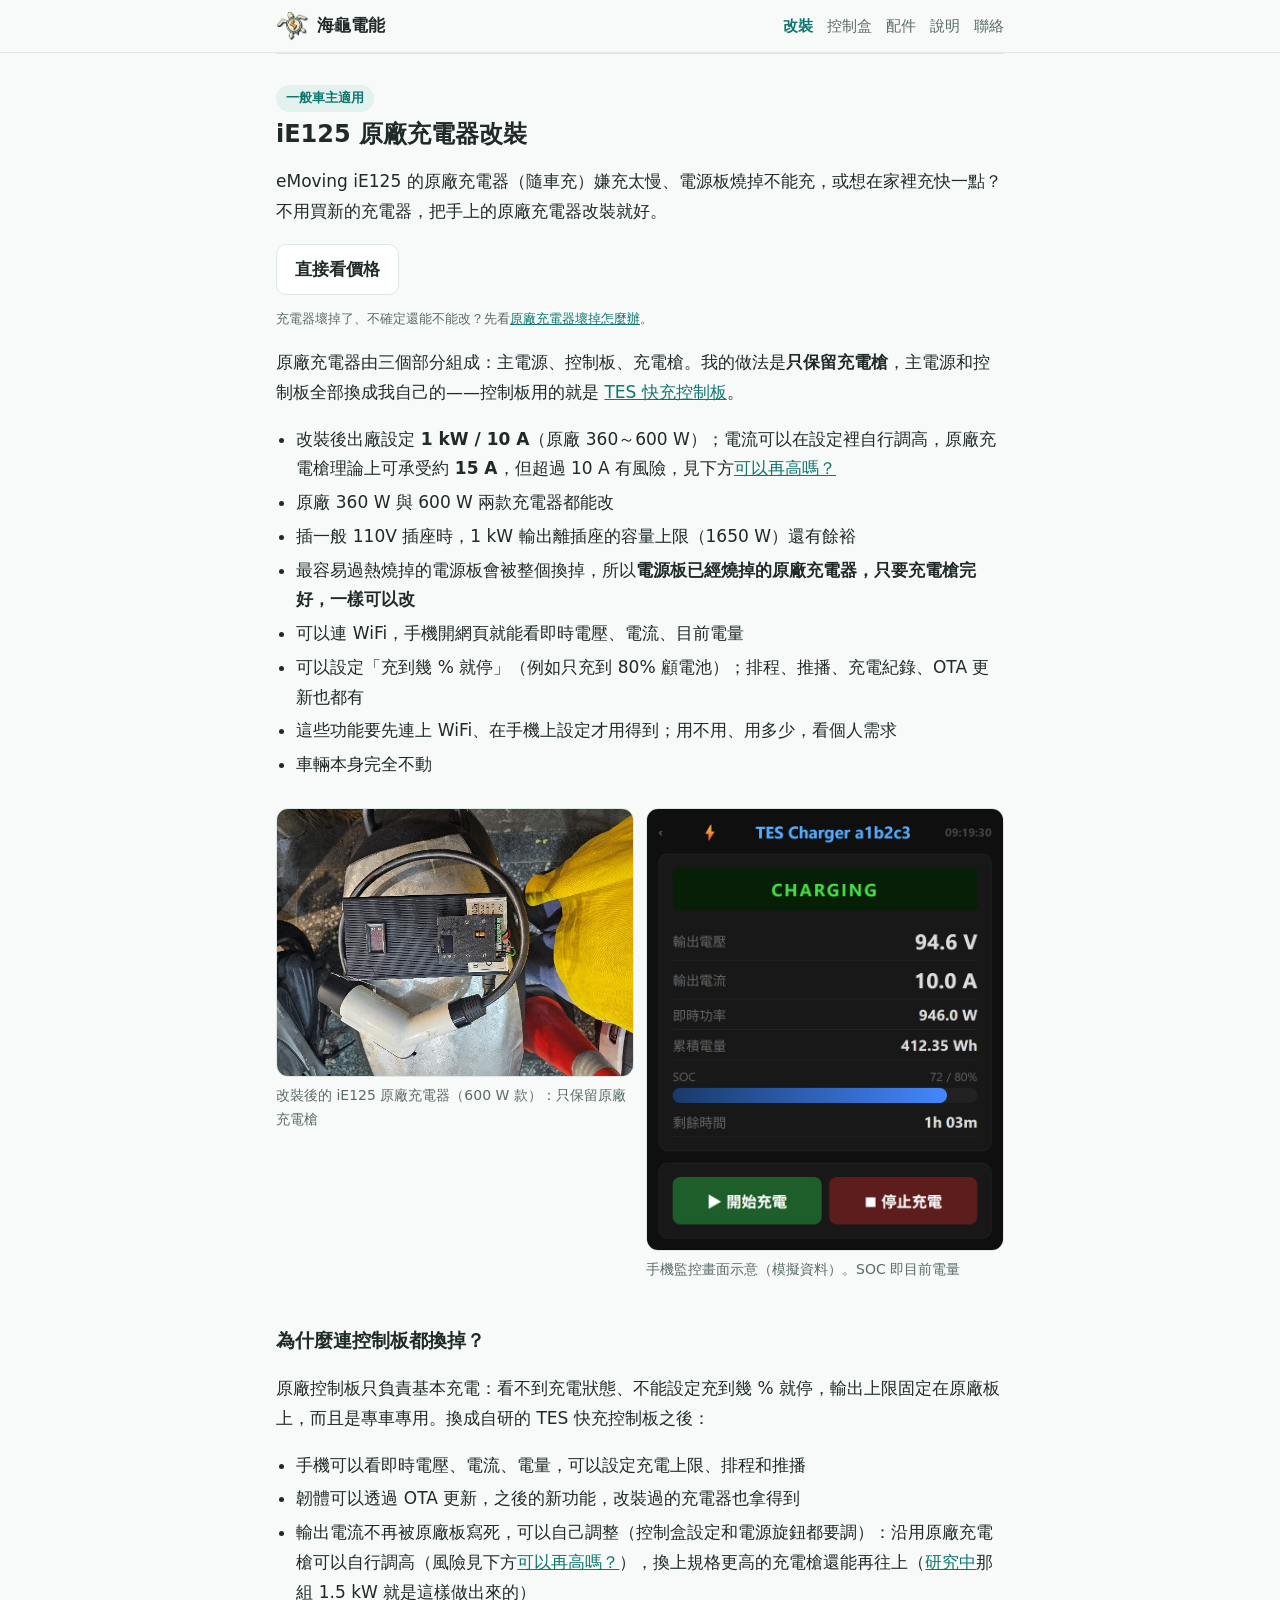
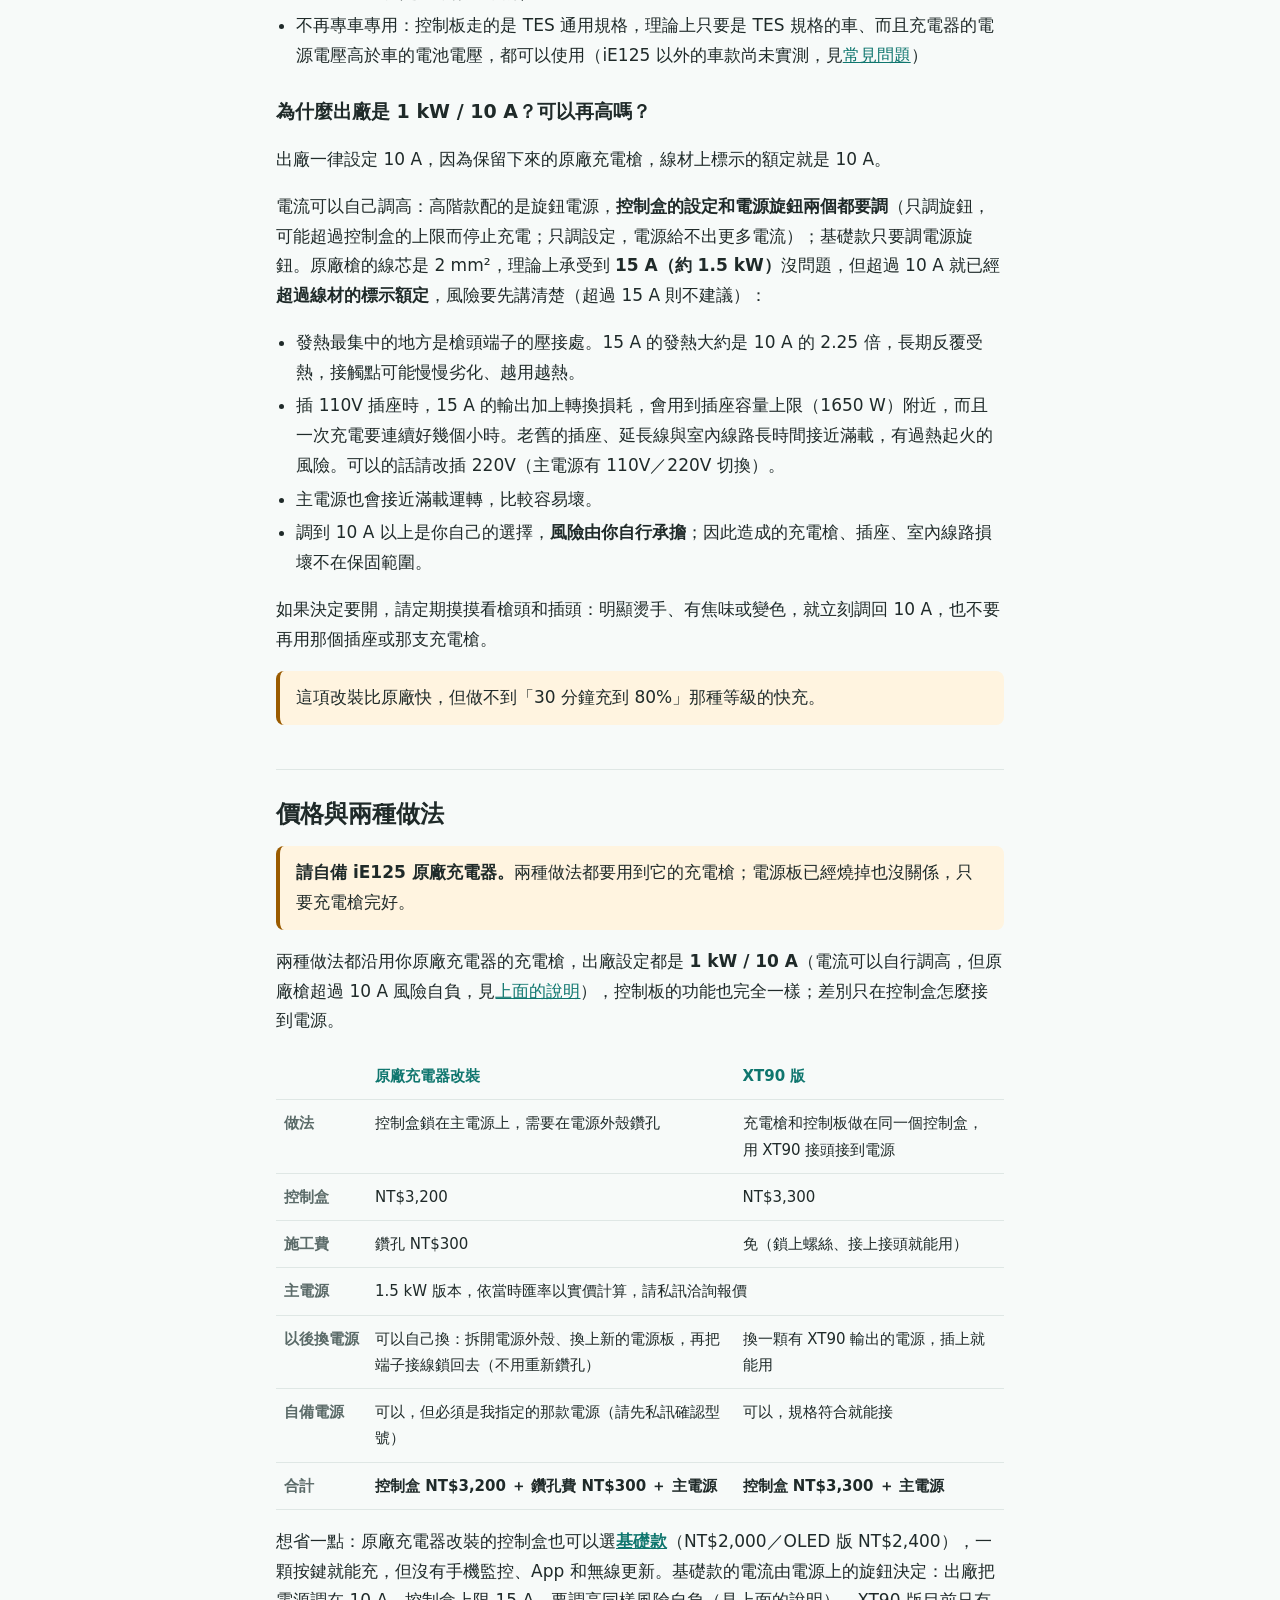
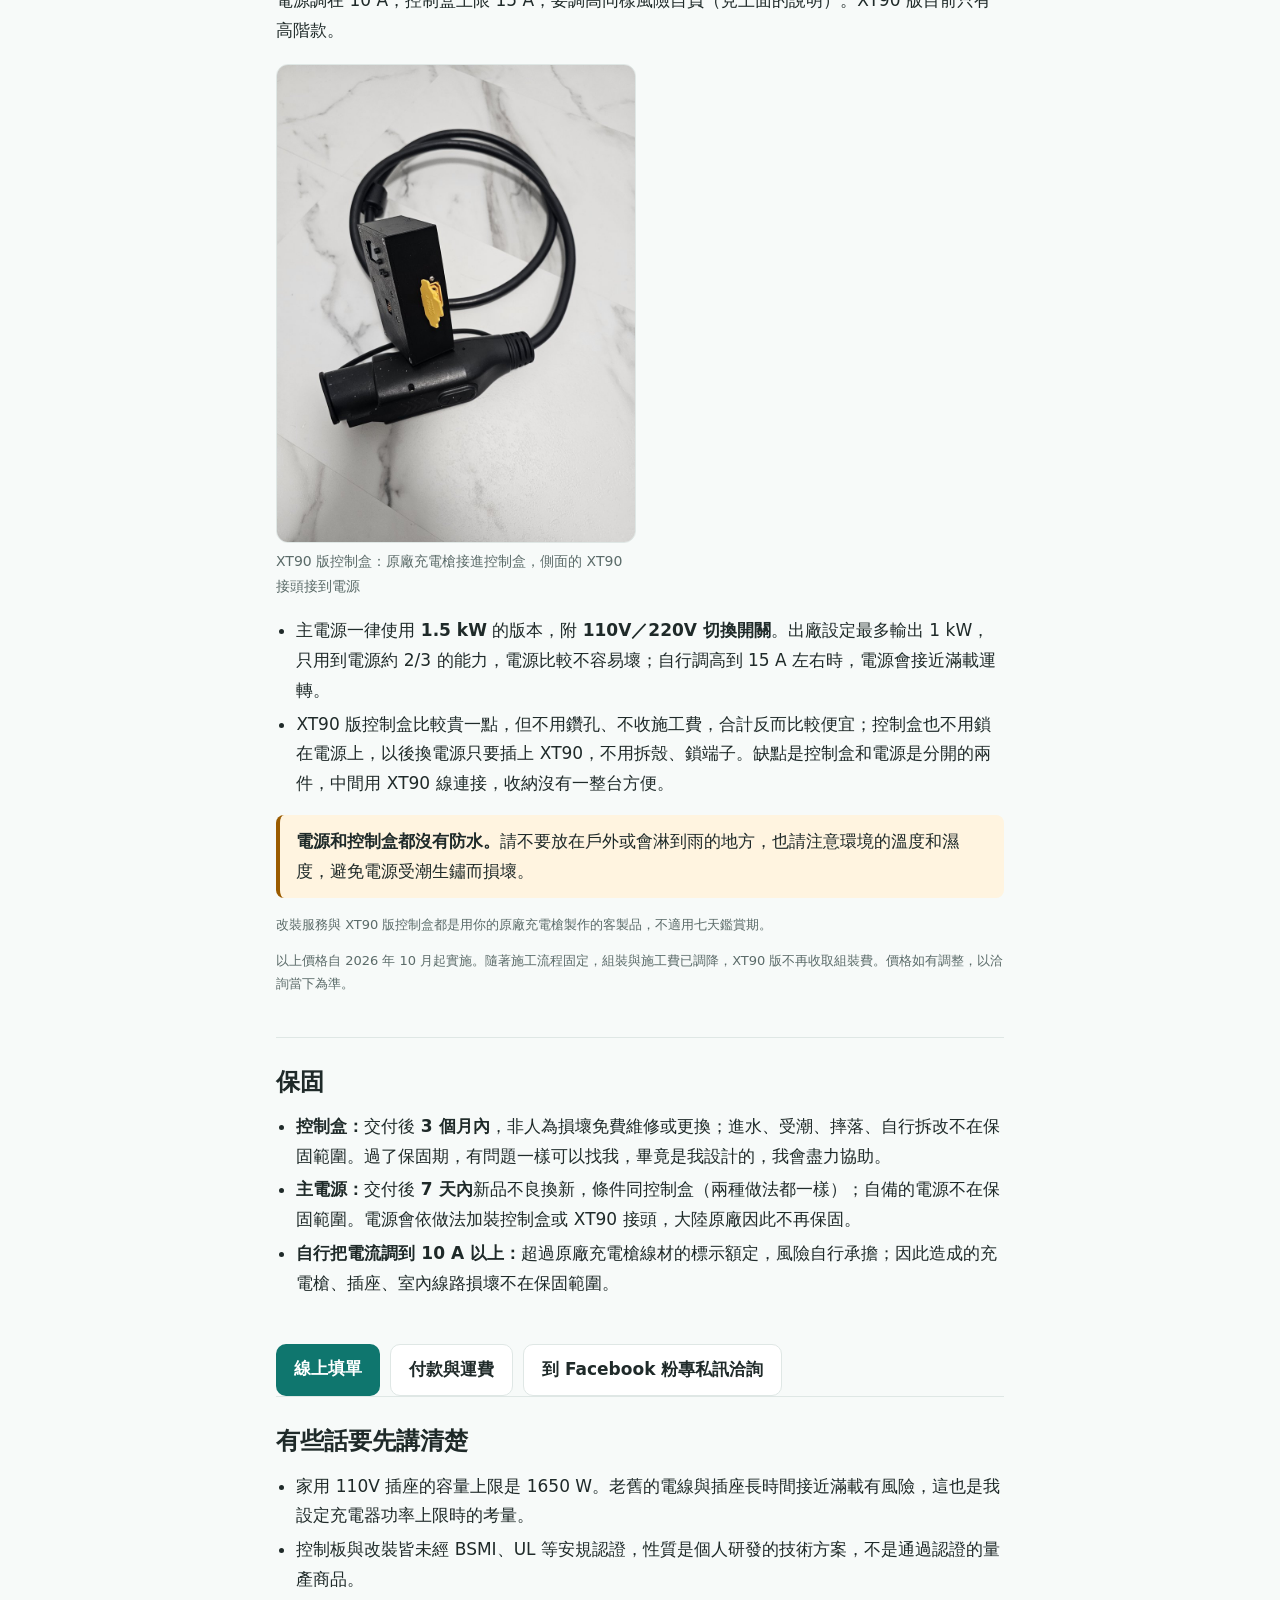
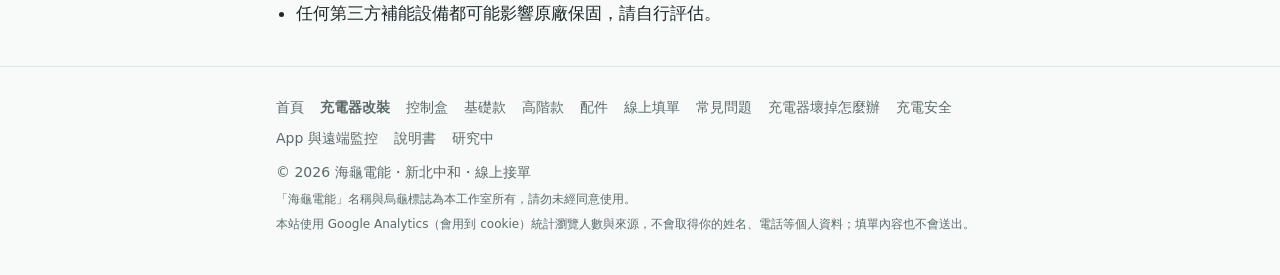
<file: retrofit.html>
<!doctype html>
<html lang="zh-Hant-TW">
<head>
<!-- Google Analytics（2026-11-27） -->
<script async src="https://www.googletagmanager.com/gtag/js?id=G-JX60J5KY4P"></script>
<script>window.dataLayer=window.dataLayer||[];function gtag(){dataLayer.push(arguments);}gtag("js",new Date());gtag("config","G-JX60J5KY4P");</script>
<meta charset="utf-8">
<meta name="viewport" content="width=device-width, initial-scale=1">
<title>iE125 充電器改裝｜原廠充電器升級 1 kW、燒掉也能改｜海龜電能</title>
<meta name="description" content="eMoving iE125 原廠充電器太慢或燒掉不能充？保留原廠充電槍，換上 1.5 kW 電源與 TES 快充控制板，出廠 1 kW / 10 A，比原廠 360～600 W 快；手機看電量、設定充到幾 % 停。360 W、600 W 都能改，電源板燒掉也行，車子不用動。">
<link rel="canonical" href="https://a950523a.github.io/retrofit.html">
<meta property="og:type" content="website">
<meta property="og:locale" content="zh_TW">
<meta property="og:site_name" content="海龜電能">
<meta property="og:title" content="iE125 充電器改裝｜原廠充電器升級 1 kW、燒掉也能改｜海龜電能">
<meta property="og:description" content="eMoving iE125 原廠充電器太慢或燒掉不能充？保留原廠充電槍，換上 1.5 kW 電源與 TES 快充控制板，出廠 1 kW / 10 A，比原廠 360～600 W 快；手機看電量、設定充到幾 % 停。360 W、600 W 都能改，電源板燒掉也行，車子不用動。">
<meta property="og:url" content="https://a950523a.github.io/retrofit.html">
<meta property="og:image" content="https://a950523a.github.io/img/charger-600w-retrofit.jpg">
<meta name="theme-color" content="#0f766e">
<link rel="icon" type="image/png" sizes="48x48" href="img/favicon-48.png">
<link rel="apple-touch-icon" href="img/apple-touch-icon.png">
<link rel="stylesheet" href="style.css?v=20261126c">
<script type="application/ld+json">
{
  "@context": "https://schema.org",
  "@graph": [
    {
      "@type": "Service",
      "name": "iE125 原廠充電器改裝",
      "serviceType": "電動機車充電器改裝",
      "url": "https://a950523a.github.io/retrofit.html",
      "provider": { "@type": "Organization", "name": "海龜電能", "url": "https://a950523a.github.io/" },
      "areaServed": { "@type": "Country", "name": "Taiwan" },
      "description": "eMoving iE125 原廠充電器改裝：保留原廠充電槍，主電源換成 1.5 kW、控制板換成 TES 快充控制板，出廠 1 kW / 10 A，可連 WiFi 用手機監控並設定充電上限。原廠 360 W、600 W 皆可改，電源板燒掉、充電槍完好也能改。",
      "offers": { "@type": "Offer", "url": "https://a950523a.github.io/retrofit.html#price", "description": "控制盒 NT$3,200＋鑽孔費 NT$300（XT90 版 NT$3,300 免施工）；主電源另計，需自備原廠充電器。" }
    },
    {
      "@type": "BreadcrumbList",
      "itemListElement": [
        { "@type": "ListItem", "position": 1, "name": "首頁", "item": "https://a950523a.github.io/" },
        { "@type": "ListItem", "position": 2, "name": "iE125 充電器改裝", "item": "https://a950523a.github.io/retrofit.html" }
      ]
    }
  ]
}
</script>
</head>
<body>

<header class="top">
  <div class="wrap">
    <a class="brand" href="index.html"><picture><source srcset="img/logo-icon-dark.png" media="(prefers-color-scheme: dark)"><img src="img/logo-icon.png" width="36" height="32" alt=""></picture>海龜電能</a>
    <nav>
      <a aria-current="page" href="retrofit.html">改裝</a>
      <a href="controllers.html">控制盒</a>
      <a href="shop.html">配件</a>
      <a href="help.html">說明</a>
      <a class="opt2" href="index.html#contact">聯絡</a>
    </nav>
  </div>
</header>

<main class="wrap">

<section id="retrofit">
  <span class="pill">一般車主適用</span>
  <h2>iE125 原廠充電器改裝</h2>
  <p>eMoving iE125 的原廠充電器（隨車充）嫌充太慢、電源板燒掉不能充，或想在家裡充快一點？不用買新的充電器，把手上的原廠充電器改裝就好。</p>
  <div class="btns"><a class="btn ghost" href="#price">直接看價格</a></div>
  <p class="fine">充電器壞掉了、不確定還能不能改？先看<a href="charger-broken.html">原廠充電器壞掉怎麼辦</a>。</p>
  <p>原廠充電器由三個部分組成：主電源、控制板、充電槍。我的做法是<strong>只保留充電槍</strong>，主電源和控制板全部換成我自己的——控制板用的就是 <a href="board.html">TES 快充控制板</a>。</p>
  <ul>
    <li>改裝後出廠設定 <strong>1 kW / 10 A</strong>（原廠 360～600 W）；電流可以在設定裡自行調高，原廠充電槍理論上可承受約 <strong>15 A</strong>，但超過 10 A 有風險，見下方<a href="#more-current">可以再高嗎？</a></li>
    <li>原廠 360 W 與 600 W 兩款充電器都能改</li>
    <li>插一般 110V 插座時，1 kW 輸出離插座的容量上限（1650 W）還有餘裕</li>
    <li>最容易過熱燒掉的電源板會被整個換掉，所以<strong>電源板已經燒掉的原廠充電器，只要充電槍完好，一樣可以改</strong></li>
    <li>可以連 WiFi，手機開網頁就能看即時電壓、電流、目前電量</li>
    <li>可以設定「充到幾 % 就停」（例如只充到 80% 顧電池）；排程、推播、充電紀錄、OTA 更新也都有</li>
    <li>這些功能要先連上 WiFi、在手機上設定才用得到；用不用、用多少，看個人需求</li>
    <li>車輛本身完全不動</li>
  </ul>

  <div class="grid2">
    <figure>
      <img src="img/charger-600w-retrofit.jpg" width="636" height="477" alt="改裝後的 iE125 原廠充電器（600 W 款），保留原廠白色充電槍">
      <figcaption>改裝後的 iE125 原廠充電器（600 W 款）：只保留原廠充電槍</figcaption>
    </figure>
    <figure class="narrow">
      <img src="img/web-ui-mock.png" width="750" height="930" alt="手機瀏覽器上的充電監控畫面，顯示輸出電壓、電流、功率、電量與剩餘時間">
      <figcaption>手機監控畫面示意（模擬資料）。SOC 即目前電量</figcaption>
    </figure>
  </div>

  <h3>為什麼連控制板都換掉？</h3>
  <p>原廠控制板只負責基本充電：看不到充電狀態、不能設定充到幾 % 就停，輸出上限固定在原廠板上，而且是專車專用。換成自研的 TES 快充控制板之後：</p>
  <ul>
    <li>手機可以看即時電壓、電流、電量，可以設定充電上限、排程和推播</li>
    <li>韌體可以透過 OTA 更新，之後的新功能，改裝過的充電器也拿得到</li>
    <li>輸出電流不再被原廠板寫死，可以自己調整（控制盒設定和電源旋鈕都要調）：沿用原廠充電槍可以自行調高（風險見下方<a href="#more-current">可以再高嗎？</a>），換上規格更高的充電槍還能再往上（<a href="lab.html">研究中</a>那組 1.5 kW 就是這樣做出來的）</li>
    <li>不再專車專用：控制板走的是 TES 通用規格，理論上只要是 TES 規格的車、而且充電器的電源電壓高於車的電池電壓，都可以使用（iE125 以外的車款尚未實測，見<a href="faq.html">常見問題</a>）</li>
  </ul>

  <h3 id="more-current">為什麼出廠是 1 kW / 10 A？可以再高嗎？</h3>
  <p>出廠一律設定 10 A，因為保留下來的原廠充電槍，線材上標示的額定就是 10 A。</p>
  <p>電流可以自己調高：高階款配的是旋鈕電源，<strong>控制盒的設定和電源旋鈕兩個都要調</strong>（只調旋鈕，可能超過控制盒的上限而停止充電；只調設定，電源給不出更多電流）；基礎款只要調電源旋鈕。原廠槍的線芯是 2 mm²，理論上承受到 <strong>15 A（約 1.5 kW）</strong>沒問題，但超過 10 A 就已經<strong>超過線材的標示額定</strong>，風險要先講清楚（超過 15 A 則不建議）：</p>
  <ul>
    <li>發熱最集中的地方是槍頭端子的壓接處。15 A 的發熱大約是 10 A 的 2.25 倍，長期反覆受熱，接觸點可能慢慢劣化、越用越熱。</li>
    <li>插 110V 插座時，15 A 的輸出加上轉換損耗，會用到插座容量上限（1650 W）附近，而且一次充電要連續好幾個小時。老舊的插座、延長線與室內線路長時間接近滿載，有過熱起火的風險。可以的話請改插 220V（主電源有 110V／220V 切換）。</li>
    <li>主電源也會接近滿載運轉，比較容易壞。</li>
    <li>調到 10 A 以上是你自己的選擇，<strong>風險由你自行承擔</strong>；因此造成的充電槍、插座、室內線路損壞不在保固範圍。</li>
  </ul>
  <p>如果決定要開，請定期摸摸看槍頭和插頭：明顯燙手、有焦味或變色，就立刻調回 10 A，也不要再用那個插座或那支充電槍。</p>
  <div class="note">這項改裝比原廠快，但做不到「30 分鐘充到 80%」那種等級的快充。</div>
</section>

<section id="price">
  <h2>價格與兩種做法</h2>
  <div class="note"><strong>請自備 iE125 原廠充電器。</strong>兩種做法都要用到它的充電槍；電源板已經燒掉也沒關係，只要充電槍完好。</div>
  <p>兩種做法都沿用你原廠充電器的充電槍，出廠設定都是 <strong>1 kW / 10 A</strong>（電流可以自行調高，但原廠槍超過 10 A 風險自負，見<a href="#more-current">上面的說明</a>），控制板的功能也完全一樣；差別只在控制盒怎麼接到電源。</p>
  <table class="price">
    <thead><tr><th></th><th>原廠充電器改裝</th><th>XT90 版</th></tr></thead>
    <tbody>
      <tr><th>做法</th><td>控制盒鎖在主電源上，需要在電源外殼鑽孔</td><td>充電槍和控制板做在同一個控制盒，用 XT90 接頭接到電源</td></tr>
      <tr><th>控制盒</th><td>NT$3,200</td><td>NT$3,300</td></tr>
      <tr><th>施工費</th><td>鑽孔 NT$300</td><td>免（鎖上螺絲、接上接頭就能用）</td></tr>
      <tr><th>主電源</th><td colspan="2">1.5 kW 版本，依當時匯率以實價計算，請私訊洽詢報價</td></tr>
      <tr><th>以後換電源</th><td>可以自己換：拆開電源外殼、換上新的電源板，再把端子接線鎖回去（不用重新鑽孔）</td><td>換一顆有 XT90 輸出的電源，插上就能用</td></tr>
      <tr><th>自備電源</th><td>可以，但必須是我指定的那款電源（請先私訊確認型號）</td><td>可以，規格符合就能接</td></tr>
      <tr class="total"><th>合計</th><td>控制盒 NT$3,200 ＋ 鑽孔費 NT$300 ＋ 主電源</td><td>控制盒 NT$3,300 ＋ 主電源</td></tr>
    </tbody>
  </table>
  <p>想省一點：原廠充電器改裝的控制盒也可以選<a href="basic.html"><strong>基礎款</strong></a>（NT$2,000／OLED 版 NT$2,400），一顆按鍵就能充，但沒有手機監控、App 和無線更新。基礎款的電流由電源上的旋鈕決定：出廠把電源調在 10 A，控制盒上限 15 A，要調高同樣風險自負（見上面的說明）。XT90 版目前只有高階款。</p>
  <figure class="narrow">
    <img src="img/xt90-box.jpg" width="900" height="1200" loading="lazy" alt="XT90 版控制盒：黑色 3D 列印外殼，正面有 OLED 螢幕與按鍵，側面是黃色 XT90 接頭，原廠充電槍的線直接接進控制盒">
    <figcaption>XT90 版控制盒：原廠充電槍接進控制盒，側面的 XT90 接頭接到電源</figcaption>
  </figure>
  <ul>
    <li>主電源一律使用 <strong>1.5 kW</strong> 的版本，附 <strong>110V／220V 切換開關</strong>。出廠設定最多輸出 1 kW，只用到電源約 2/3 的能力，電源比較不容易壞；自行調高到 15 A 左右時，電源會接近滿載運轉。</li>
    <li>XT90 版控制盒比較貴一點，但不用鑽孔、不收施工費，合計反而比較便宜；控制盒也不用鎖在電源上，以後換電源只要插上 XT90，不用拆殼、鎖端子。缺點是控制盒和電源是分開的兩件，中間用 XT90 線連接，收納沒有一整台方便。</li>
  </ul>
  <div class="note"><strong>電源和控制盒都沒有防水。</strong>請不要放在戶外或會淋到雨的地方，也請注意環境的溫度和濕度，避免電源受潮生鏽而損壞。</div>
  <p class="fine">改裝服務與 XT90 版控制盒都是用你的原廠充電槍製作的客製品，不適用七天鑑賞期。</p>
  <p class="fine">以上價格自 2026 年 10 月起實施。隨著施工流程固定，組裝與施工費已調降，XT90 版不再收取組裝費。價格如有調整，以洽詢當下為準。</p>
</section>

<section id="warranty">
  <h2>保固</h2>
  <ul>
    <li><strong>控制盒：</strong>交付後 <strong>3 個月內</strong>，非人為損壞免費維修或更換；進水、受潮、摔落、自行拆改不在保固範圍。過了保固期，有問題一樣可以找我，畢竟是我設計的，我會盡力協助。</li>
    <li><strong>主電源：</strong>交付後 <strong>7 天內</strong>新品不良換新，條件同控制盒（兩種做法都一樣）；自備的電源不在保固範圍。電源會依做法加裝控制盒或 XT90 接頭，大陸原廠因此不再保固。</li>
    <li><strong>自行把電流調到 10 A 以上：</strong>超過原廠充電槍線材的標示額定，風險自行承擔；因此造成的充電槍、插座、室內線路損壞不在保固範圍。</li>
  </ul>
</section>

<div class="btns next"><a class="btn primary" href="price.html#order">線上填單</a><a class="btn ghost" href="price.html#pay">付款與運費</a><a class="btn ghost" href="https://www.facebook.com/profile.php?id=61582382523577" target="_blank" rel="noopener">到 Facebook 粉專私訊洽詢</a></div>

<section id="notes">
  <h2>有些話要先講清楚</h2>
  <ul>
    <li>家用 110V 插座的容量上限是 1650 W。老舊的電線與插座長時間接近滿載有風險，這也是我設定充電器功率上限時的考量。</li>
    <li>控制板與改裝皆未經 BSMI、UL 等安規認證，性質是個人研發的技術方案，不是通過認證的量產商品。</li>
    <li>任何第三方補能設備都可能影響原廠保固，請自行評估。</li>
  </ul>
</section>

</main>

<footer>
  <div class="wrap">
    <nav class="foot">
      <a href="index.html">首頁</a><a aria-current="page" href="retrofit.html">充電器改裝</a><a href="controllers.html">控制盒</a><a href="basic.html">基礎款</a><a href="board.html">高階款</a><a href="shop.html">配件</a><a href="price.html">線上填單</a><a href="faq.html">常見問題</a><a href="charger-broken.html">充電器壞掉怎麼辦</a><a href="charge-safety.html">充電安全</a><a href="app.html">App 與遠端監控</a><a href="manual/">說明書</a><a href="lab.html">研究中</a>
    </nav>
    <div>© 2026 海龜電能・新北中和・線上接單</div>
    <div class="fine">「海龜電能」名稱與烏龜標誌為本工作室所有，請勿未經同意使用。</div>
    <div class="fine">本站使用 Google Analytics（會用到 cookie）統計瀏覽人數與來源，不會取得你的姓名、電話等個人資料；填單內容也不會送出。</div>
  </div>
</footer>

<script src="site.js?v=20261126"></script>
</body>
</html>
</file>
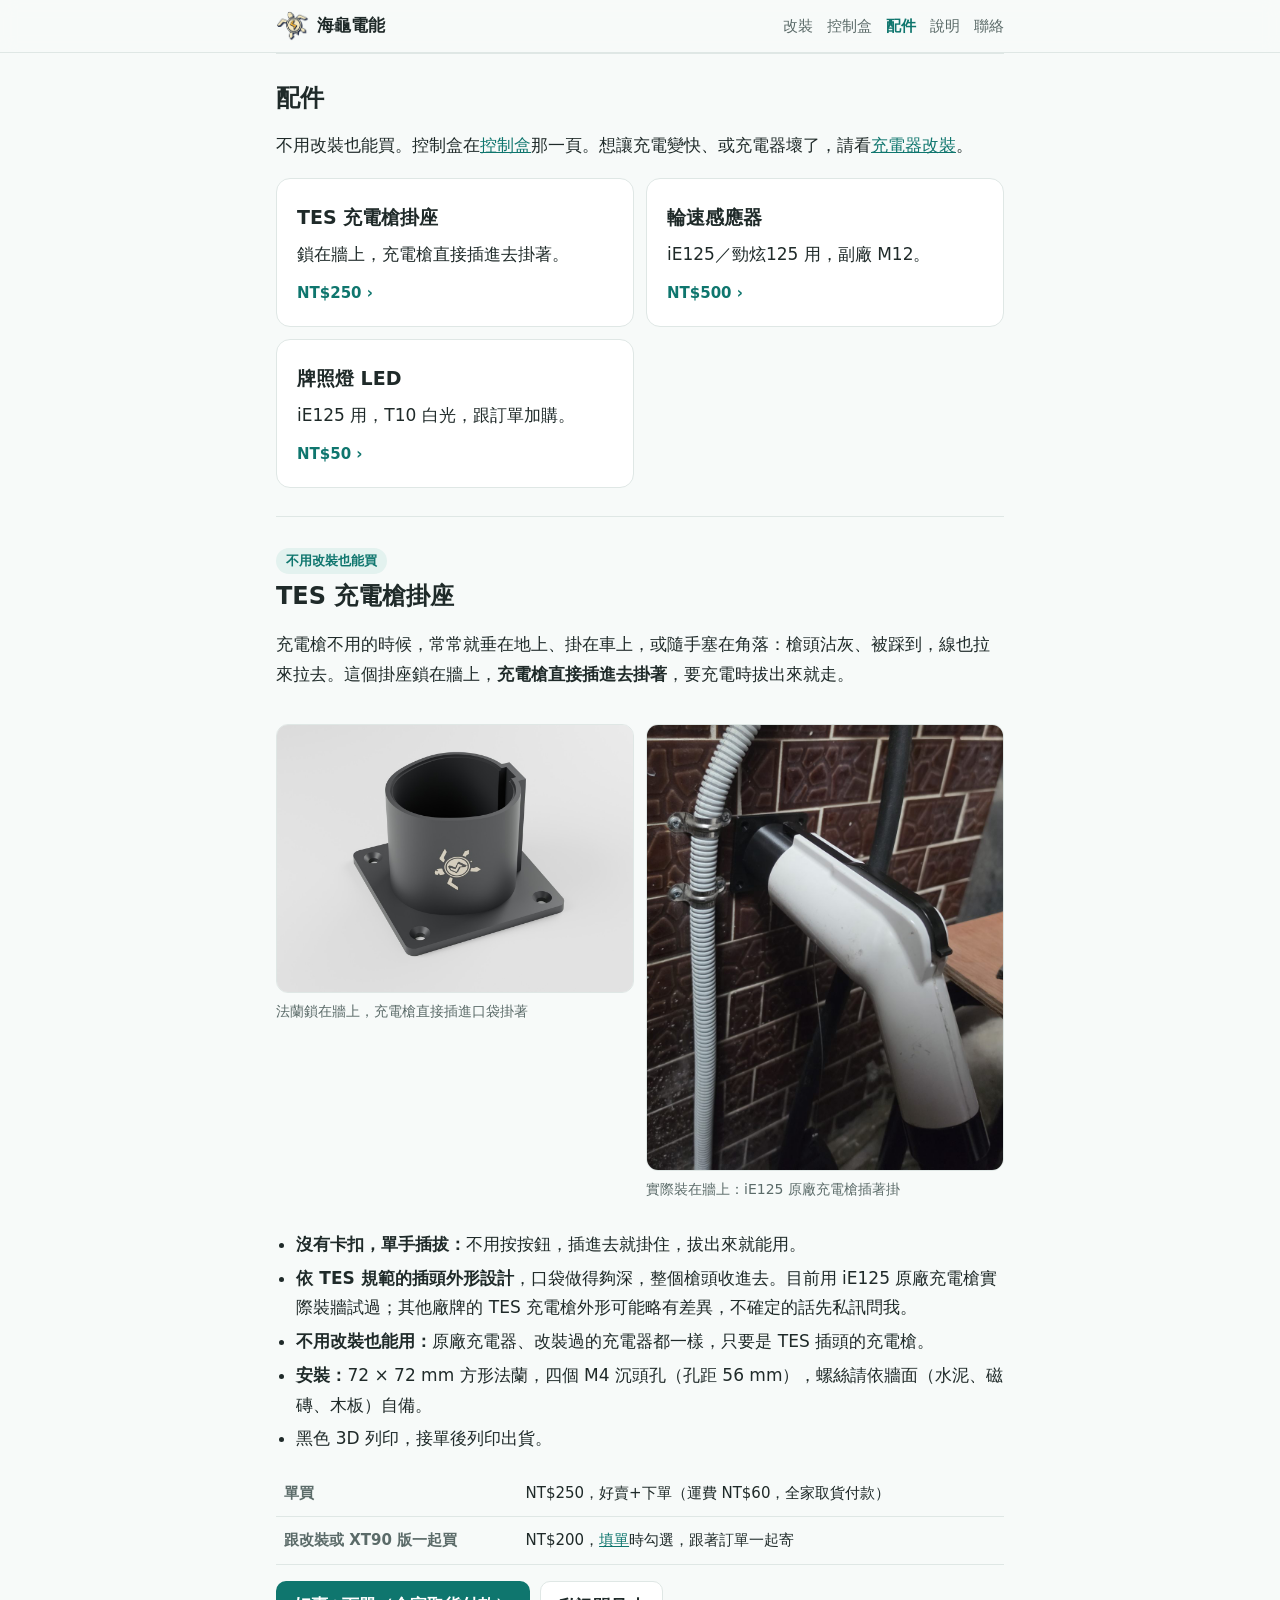
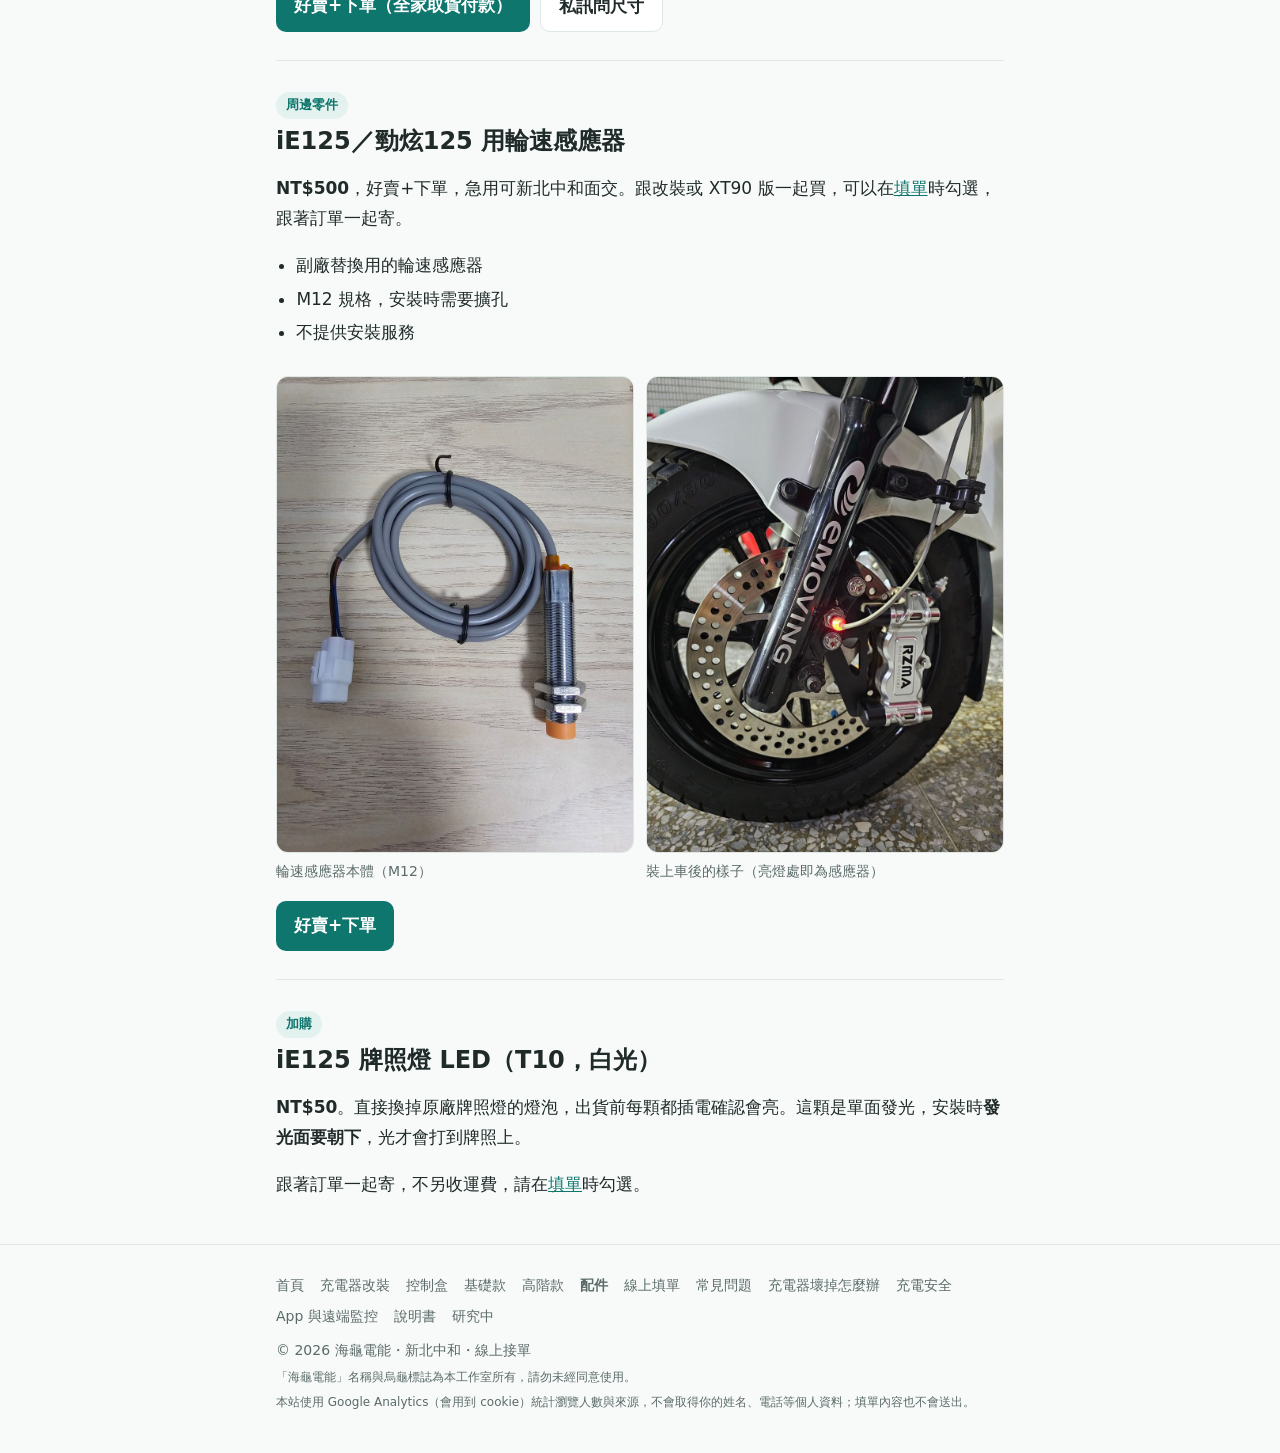
<file: shop.html>
<!doctype html>
<html lang="zh-Hant-TW">
<head>
<!-- Google Analytics（2026-11-27） -->
<script async src="https://www.googletagmanager.com/gtag/js?id=G-JX60J5KY4P"></script>
<script>window.dataLayer=window.dataLayer||[];function gtag(){dataLayer.push(arguments);}gtag("js",new Date());gtag("config","G-JX60J5KY4P");</script>
<meta charset="utf-8">
<meta name="viewport" content="width=device-width, initial-scale=1">
<title>配件：TES 充電槍掛座、輪速感應器、牌照燈｜海龜電能</title>
<meta name="description" content="海龜電能的配件：TES 充電槍掛座 NT$250、iE125／勁炫125 用輪速感應器、iE125 牌照燈 LED，不用改裝也能買。">
<link rel="canonical" href="https://a950523a.github.io/shop.html">
<meta property="og:type" content="website">
<meta property="og:locale" content="zh_TW">
<meta property="og:site_name" content="海龜電能">
<meta property="og:title" content="配件：TES 充電槍掛座、輪速感應器、牌照燈｜海龜電能">
<meta property="og:description" content="海龜電能的配件：TES 充電槍掛座 NT$250、iE125／勁炫125 用輪速感應器、iE125 牌照燈 LED，不用改裝也能買。">
<meta property="og:url" content="https://a950523a.github.io/shop.html">
<meta property="og:image" content="https://a950523a.github.io/img/gun-holder.jpg">
<meta name="theme-color" content="#0f766e">
<link rel="icon" type="image/png" sizes="48x48" href="img/favicon-48.png">
<link rel="apple-touch-icon" href="img/apple-touch-icon.png">
<link rel="stylesheet" href="style.css?v=20261126c">
<script type="application/ld+json">
{
 "@context": "https://schema.org",
 "@type": "Product",
 "name": "TES 充電槍掛座",
 "image": "https://a950523a.github.io/img/gun-holder-logo.jpg",
 "description": "鎖在牆上的 TES 充電槍掛座，依 TES 規範的插頭外形設計，沒有卡扣、單手插拔。72 × 72 mm 法蘭、四個 M4 沉頭孔（孔距 56 mm）。黑色 3D 列印。",
 "brand": {
  "@type": "Brand",
  "name": "海龜電能"
 },
 "offers": {
  "@type": "Offer",
  "url": "https://a950523a.github.io/shop.html#gun-holder",
  "price": "250",
  "priceCurrency": "TWD",
  "availability": "https://schema.org/MadeToOrder"
 }
}
</script>
</head>
<body>

<header class="top">
  <div class="wrap">
    <a class="brand" href="index.html"><picture><source srcset="img/logo-icon-dark.png" media="(prefers-color-scheme: dark)"><img src="img/logo-icon.png" width="36" height="32" alt=""></picture>海龜電能</a>
    <nav>
      <a href="retrofit.html">改裝</a>
      <a href="controllers.html">控制盒</a>
      <a aria-current="page" href="shop.html">配件</a>
      <a href="help.html">說明</a>
      <a class="opt2" href="index.html#contact">聯絡</a>
    </nav>
  </div>
</header>

<main class="wrap">

<section>
  <h2>配件</h2>
  <p>不用改裝也能買。控制盒在<a href="controllers.html">控制盒</a>那一頁。想讓充電變快、或充電器壞了，請看<a href="retrofit.html">充電器改裝</a>。</p>
  <div class="cards two">
    <a class="card link" href="#gun-holder"><h3>TES 充電槍掛座</h3><p>鎖在牆上，充電槍直接插進去掛著。</p><span class="more">NT$250 ›</span></a>
    <a class="card link" href="#sensor"><h3>輪速感應器</h3><p>iE125／勁炫125 用，副廠 M12。</p><span class="more">NT$500 ›</span></a>
    <a class="card link" href="#plate-led"><h3>牌照燈 LED</h3><p>iE125 用，T10 白光，跟訂單加購。</p><span class="more">NT$50 ›</span></a>
  </div>
</section>

<section id="gun-holder">
  <span class="pill">不用改裝也能買</span>
  <h2>TES 充電槍掛座</h2>
  <p>充電槍不用的時候，常常就垂在地上、掛在車上，或隨手塞在角落：槍頭沾灰、被踩到，線也拉來拉去。這個掛座鎖在牆上，<strong>充電槍直接插進去掛著</strong>，要充電時拔出來就走。</p>
  <div class="grid2">
    <figure>
      <img src="img/gun-holder-logo.jpg" width="1200" height="900" loading="lazy" alt="黑色充電槍掛座：方形法蘭四角有沉頭螺絲孔，中間是讓 TES 充電槍插入的口袋，側面嵌有海龜電能 Logo">
      <figcaption>法蘭鎖在牆上，充電槍直接插進口袋掛著</figcaption>
    </figure>
    <figure>
      <img src="img/gun-holder.jpg" width="960" height="1200" loading="lazy" alt="黑色 3D 列印的充電槍掛座用四顆螺絲鎖在磁磚牆上，iE125 原廠充電槍插在裡面掛著">
      <figcaption>實際裝在牆上：iE125 原廠充電槍插著掛</figcaption>
    </figure>
  </div>
  <ul>
    <li><strong>沒有卡扣，單手插拔：</strong>不用按按鈕，插進去就掛住，拔出來就能用。</li>
    <li><strong>依 TES 規範的插頭外形設計</strong>，口袋做得夠深，整個槍頭收進去。目前用 iE125 原廠充電槍實際裝牆試過；其他廠牌的 TES 充電槍外形可能略有差異，不確定的話先私訊問我。</li>
    <li><strong>不用改裝也能用：</strong>原廠充電器、改裝過的充電器都一樣，只要是 TES 插頭的充電槍。</li>
    <li><strong>安裝：</strong>72 × 72 mm 方形法蘭，四個 M4 沉頭孔（孔距 56 mm），螺絲請依牆面（水泥、磁磚、木板）自備。</li>
    <li>黑色 3D 列印，接單後列印出貨。</li>
  </ul>
  <table class="price">
    <tbody>
      <tr><th>單買</th><td>NT$250，好賣+下單（運費 NT$60，全家取貨付款）</td></tr>
      <tr><th>跟改裝或 XT90 版一起買</th><td>NT$200，<a href="price.html#order">填單</a>時勾選，跟著訂單一起寄</td></tr>
    </tbody>
  </table>
  <div class="btns"><a class="btn primary" href="https://famistore.famiport.com.tw/famistore/users/4843275/merchandises/6b06a0d173327985d5707014" target="_blank" rel="noopener">好賣+下單（全家取貨付款）</a><a class="btn ghost" href="https://www.facebook.com/profile.php?id=61582382523577" target="_blank" rel="noopener">私訊問尺寸</a></div>
</section>

<section id="sensor">
  <span class="pill">周邊零件</span>
  <h2>iE125／勁炫125 用輪速感應器</h2>
  <p><strong>NT$500</strong>，好賣+下單，急用可新北中和面交。跟改裝或 XT90 版一起買，可以在<a href="price.html#order">填單</a>時勾選，跟著訂單一起寄。</p>
  <ul>
    <li>副廠替換用的輪速感應器</li>
    <li>M12 規格，安裝時需要擴孔</li>
    <li>不提供安裝服務</li>
  </ul>
  <div class="grid2">
    <figure>
      <img src="img/wheel-speed-sensor.jpg" width="900" height="1200" loading="lazy" alt="iE125／勁炫125 用副廠輪速感應器，M12 螺紋金屬本體附兩顆螺帽與接頭線">
      <figcaption>輪速感應器本體（M12）</figcaption>
    </figure>
    <figure>
      <img src="img/wheel-speed-sensor-installed.jpg" width="900" height="1200" loading="lazy" alt="輪速感應器安裝在 eMOVING 機車前叉上，感應器指示燈亮起">
      <figcaption>裝上車後的樣子（亮燈處即為感應器）</figcaption>
    </figure>
  </div>
  <div class="btns"><a class="btn primary" href="https://famistore.famiport.com.tw/famistore/users/4843275/merchandises/68e9299c355df2437d5f520b" target="_blank" rel="noopener">好賣+下單</a></div>
</section>

<section id="plate-led">
  <span class="pill">加購</span>
  <h2>iE125 牌照燈 LED（T10，白光）</h2>
  <p><strong>NT$50</strong>。直接換掉原廠牌照燈的燈泡，出貨前每顆都插電確認會亮。這顆是單面發光，安裝時<strong>發光面要朝下</strong>，光才會打到牌照上。</p>
  <p>跟著訂單一起寄，不另收運費，請在<a href="price.html#order">填單</a>時勾選。</p>
</section>

<section id="stock" hidden>
  <h2>現貨狀態</h2>
  <ul class="stock" id="stockList"></ul>
  <p class="fine" id="stockUpdated"></p>
</section>

</main>

<footer>
  <div class="wrap">
    <nav class="foot">
      <a href="index.html">首頁</a><a href="retrofit.html">充電器改裝</a><a href="controllers.html">控制盒</a><a href="basic.html">基礎款</a><a href="board.html">高階款</a><a aria-current="page" href="shop.html">配件</a><a href="price.html">線上填單</a><a href="faq.html">常見問題</a><a href="charger-broken.html">充電器壞掉怎麼辦</a><a href="charge-safety.html">充電安全</a><a href="app.html">App 與遠端監控</a><a href="manual/">說明書</a><a href="lab.html">研究中</a>
    </nav>
    <div>© 2026 海龜電能・新北中和・線上接單</div>
    <div class="fine">「海龜電能」名稱與烏龜標誌為本工作室所有，請勿未經同意使用。</div>
    <div class="fine">本站使用 Google Analytics（會用到 cookie）統計瀏覽人數與來源，不會取得你的姓名、電話等個人資料；填單內容也不會送出。</div>
  </div>
</footer>

<script src="site.js?v=20261126"></script>
</body>
</html>
</file>
<file: style.css>
:root{
  --bg:#f7faf9; --surface:#ffffff; --text:#1f2a29; --muted:#5b6b69; --line:#dfe7e5;
  --accent:#0f766e; --accent-ink:#ffffff; --accent-soft:#e3f2ef; --warn:#9a5b00; --warn-soft:#fff4e0;
}
@media (prefers-color-scheme: dark){
  :root{
    --bg:#0f1514; --surface:#162020; --text:#e4ecea; --muted:#9db0ad; --line:#26332f;
    --accent:#2dd4bf; --accent-ink:#06201d; --accent-soft:#12302c; --warn:#f5b454; --warn-soft:#2c2213;
  }
}
*{box-sizing:border-box}
html{-webkit-text-size-adjust:100%}
body{margin:0;background:var(--bg);color:var(--text);
  font:17px/1.75 "Noto Sans TC","PingFang TC","Microsoft JhengHei",system-ui,sans-serif}
a{color:var(--accent)}
img{max-width:100%;height:auto;display:block}
.wrap{max-width:760px;margin:0 auto;padding:0 16px}
header.top{position:sticky;top:0;z-index:5;background:color-mix(in srgb,var(--bg) 88%,transparent);
  backdrop-filter:blur(8px);border-bottom:1px solid var(--line)}
header.top .wrap{display:flex;align-items:center;gap:16px;height:52px}
.brand{font-weight:700;color:var(--text);text-decoration:none;white-space:nowrap;display:inline-flex;align-items:center;gap:8px}
.brand img{height:30px;width:auto;display:block}
footer .fine{font-size:12px;color:var(--muted);margin-top:4px}
nav{display:flex;gap:14px;font-size:15px;margin-left:auto}
@media (max-width:520px){nav{gap:12px;font-size:14px}}
@media (max-width:359px){nav .opt2{display:none}}
nav a{color:var(--muted);text-decoration:none;white-space:nowrap}
nav a:hover{color:var(--accent)}
.hero{padding:48px 0 28px}
.hero h1{font-size:clamp(30px,7vw,44px);line-height:1.2;margin:0 0 8px}
.hero .tag{font-size:clamp(18px,4.2vw,22px);font-weight:600;margin:0 0 4px}
.hero .where{color:var(--muted);margin:0 0 22px}
.btns{display:flex;flex-wrap:wrap;gap:10px}
.btn{display:inline-block;padding:10px 18px;border-radius:10px;text-decoration:none;font-weight:600}
.btn.primary{background:var(--accent);color:var(--accent-ink)}
.btn.ghost{border:1px solid var(--line);color:var(--text);background:var(--surface)}
section{padding:28px 0;border-top:1px solid var(--line);scroll-margin-top:52px}
h2{font-size:24px;line-height:1.35;margin:0 0 14px}
h3{font-size:19px;margin:24px 0 8px}
ul{padding-left:1.2em;margin:10px 0}
li{margin:4px 0}
.card{background:var(--surface);border:1px solid var(--line);border-radius:14px;padding:18px 20px;margin:16px 0}
.note{background:var(--warn-soft);border-left:4px solid var(--warn);border-radius:8px;padding:12px 16px;margin:16px 0}
.pill{display:inline-block;font-size:13px;font-weight:600;padding:2px 10px;border-radius:99px;
  background:var(--accent-soft);color:var(--accent);margin-bottom:6px}
.pill.lab{background:var(--warn-soft);color:var(--warn)}
figure{margin:18px 0}
figure img{border-radius:12px;border:1px solid var(--line)}
figcaption{font-size:14px;color:var(--muted);margin-top:6px}
.grid2{display:grid;grid-template-columns:1fr 1fr;gap:12px}
table.price{width:100%;border-collapse:collapse;margin:16px 0;font-size:15px}
table.price th,table.price td{border-bottom:1px solid var(--line);padding:10px 8px;text-align:left;vertical-align:top}
table.price thead th{color:var(--accent)}
table.price tbody th{color:var(--muted);font-weight:600;white-space:nowrap}
table.price tr.total td{font-weight:700}
.fine{font-size:13px;color:var(--muted)}
form.order{background:var(--surface);border:1px solid var(--line);border-radius:12px;padding:16px;display:grid;gap:14px;margin:16px 0}
form.order fieldset{border:0;margin:0;padding:0;display:grid;gap:6px}
form.order fieldset[hidden]{display:none}
form.order legend,form.order .lbl{font-weight:600;font-size:15px;margin-bottom:2px}
form.order .opts{display:flex;flex-wrap:wrap;gap:8px 16px}
form.order .opts label{display:flex;align-items:center;gap:6px;font-size:15px}
form.order .opts label[hidden]{display:none}
form.order input[type=text],form.order input[type=tel],form.order select,form.order textarea{font:inherit;color:var(--text);background:var(--bg);border:1px solid var(--line);border-radius:8px;padding:8px 10px;width:100%}
form.order textarea{min-height:70px;resize:vertical}
form.order .hint{font-size:13px;color:var(--muted);font-weight:400}
.order-out{background:var(--accent-soft);border-radius:12px;padding:16px;display:grid;gap:10px;margin:16px 0}
.order-out .no{font-family:ui-monospace,Consolas,monospace;font-size:20px;font-weight:700;letter-spacing:.04em;color:var(--accent)}
.order-out pre{white-space:pre-wrap;margin:0;font:inherit;font-size:14px;background:var(--surface);border-radius:8px;padding:12px}
.order-out .msg{font-size:14px;color:var(--accent);min-height:1.4em}
button.btn{font:inherit;cursor:pointer}
@media (max-width:560px){.grid2{grid-template-columns:1fr}}
.narrow{max-width:360px}
.video{position:relative;aspect-ratio:16/9;border-radius:12px;overflow:hidden;border:1px solid var(--line);background:#000}
.video iframe{position:absolute;inset:0;width:100%;height:100%;border:0}
.video.portrait{aspect-ratio:9/16;max-width:340px;margin-inline:auto}
details{background:var(--surface);border:1px solid var(--line);border-radius:12px;padding:12px 16px;margin:10px 0}
summary{cursor:pointer;font-weight:600}
details p{margin:8px 0 2px}
footer{padding:28px 0 40px;color:var(--muted);font-size:14px;border-top:1px solid var(--line)}
nav a[aria-current]{color:var(--accent);font-weight:600}
.cards{display:grid;gap:12px}
.cards.two{grid-template-columns:1fr 1fr}
@media (max-width:420px){.cards.two{grid-template-columns:1fr}}
.card.link{display:block;text-decoration:none;color:var(--text);margin:0}
.card.link:hover{border-color:var(--accent)}
.card.link h3{margin:4px 0 6px}
.card.link p{margin:0 0 8px}
.card.link .more{color:var(--accent);font-weight:600;font-size:15px}
.btns.next{margin:8px 0 0}
ul.stock{list-style:none;padding:0;display:grid;gap:8px}
ul.stock li{display:flex;justify-content:space-between;gap:12px;align-items:center;background:var(--surface);border:1px solid var(--line);border-radius:10px;padding:10px 14px;margin:0}
.st{font-size:14px;font-weight:600;padding:2px 10px;border-radius:99px;white-space:nowrap}
.st.in{background:var(--accent-soft);color:var(--accent)}
.st.low{background:var(--warn-soft);color:var(--warn)}
.st.out{background:var(--line);color:var(--muted)}
footer nav.foot{display:flex;flex-wrap:wrap;gap:6px 16px;margin:0 0 10px;font-size:14px}
footer nav.foot a{color:var(--muted)}
/* 商品展示頁開頭（basic.html）：深色底襯渲染圖，字放大、對比夠 */
.showcase{background:#0c1111;color:#eef4f2;padding:40px 0 32px}
.showcase h1{font-size:clamp(32px,8vw,48px);line-height:1.15;margin:4px 0 6px}
.showcase .tag{font-size:clamp(22px,5.5vw,30px);font-weight:700;color:#e2c58c;margin:0 0 8px}
.showcase .lead{font-size:18px;color:#c9d6d3;margin:0 0 20px}
.showcase .pill{background:#173431;color:#5eead4}
.showcase .media{width:100%;height:auto;display:block;border-radius:14px;background:#000;margin:0 0 20px}
.showcase .btn.ghost{background:transparent;color:#eef4f2;border-color:#3a4a47}
.showcase .btn.primary{background:#2dd4bf;color:#06201d}
ul.stats{list-style:none;padding:0;margin:0 0 22px;display:grid;grid-template-columns:repeat(3,1fr);gap:10px;text-align:center}
ul.stats li{margin:0;background:#141c1c;border:1px solid #243130;border-radius:12px;padding:12px 6px}
ul.stats b{display:block;font-size:clamp(20px,5.5vw,28px);line-height:1.2;color:#fff}
ul.stats span{font-size:14px;color:#a9bab7}
ul.steps{list-style:none;padding:0;counter-reset:s}
ul.steps li{counter-increment:s;position:relative;padding:4px 0 4px 44px;margin:10px 0}
ul.steps li::before{content:counter(s);position:absolute;left:0;top:2px;width:32px;height:32px;border-radius:50%;
  background:var(--accent);color:var(--accent-ink);font-weight:700;text-align:center;line-height:32px}
#models .card h3{margin:0 0 6px}
#models .card p{margin:0}
#models .cards .card{margin:0}
/* 控制盒總覽（controllers.html）與首頁新產品橫幅 */
h1.page{font-size:clamp(28px,7vw,38px);line-height:1.2;margin:0 0 10px}
section.first{border-top:0;padding-top:32px}
.products{display:grid;gap:16px;margin:20px 0}
@media (min-width:640px){.products{grid-template-columns:1fr 1fr}}
.product{display:flex;flex-direction:column;background:var(--surface);border:1px solid var(--line);border-radius:16px;overflow:hidden;text-decoration:none;color:var(--text)}
.product:hover{border-color:var(--accent)}
.product img{width:100%;aspect-ratio:16/10;object-fit:cover;background:#0c1111;border:0;border-radius:0}
.product .body{padding:16px 18px 18px;display:flex;flex-direction:column;flex:1}
.product h2{margin:2px 0 2px}
.product .sub{margin:0 0 6px;color:var(--muted)}
.product ul{margin:6px 0 10px}
.product .price-tag{font-size:22px;font-weight:700;margin:auto 0 4px}
.product .more{color:var(--accent);font-weight:600}
a.newbar{display:grid;grid-template-columns:1fr;background:#0c1111;color:#eef4f2;border-radius:16px;overflow:hidden;text-decoration:none;margin:8px 0 4px}
@media (min-width:560px){a.newbar{grid-template-columns:1.1fr 1fr;align-items:center}}
a.newbar img,a.newbar video{display:block;width:100%;height:auto;aspect-ratio:16/9;object-fit:cover;border:0;border-radius:0}
a.newbar .txt{padding:16px 18px 18px}
a.newbar .pill{background:#173431;color:#5eead4}
a.newbar b{display:block;font-size:24px;line-height:1.3;margin:2px 0}
a.newbar .t2{color:#e2c58c;font-weight:700;font-size:18px}
a.newbar .t3{color:#c9d6d3;font-size:15px;margin-top:6px;display:block}
a.newbar .go{display:inline-block;margin-top:10px;color:#5eead4;font-weight:700}
.product .pill,a.newbar .pill{align-self:flex-start;width:max-content}
</file>
